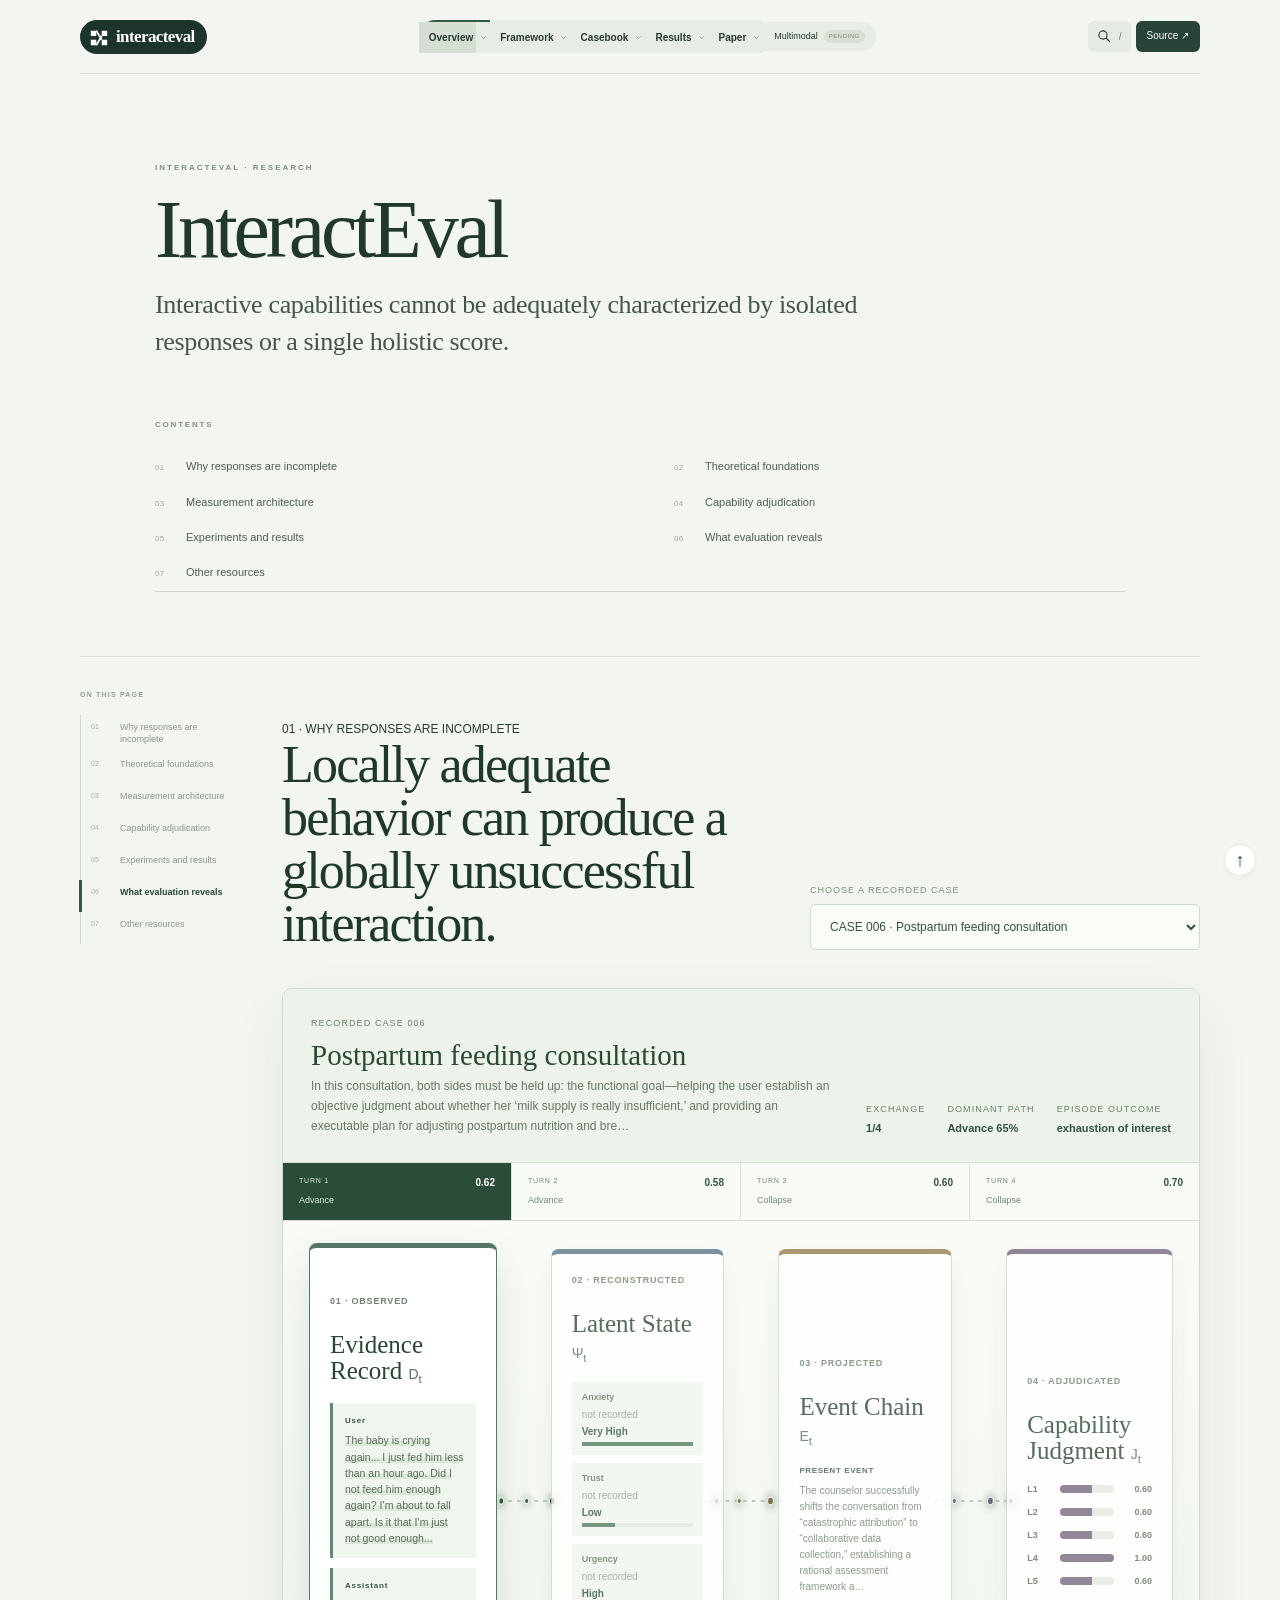
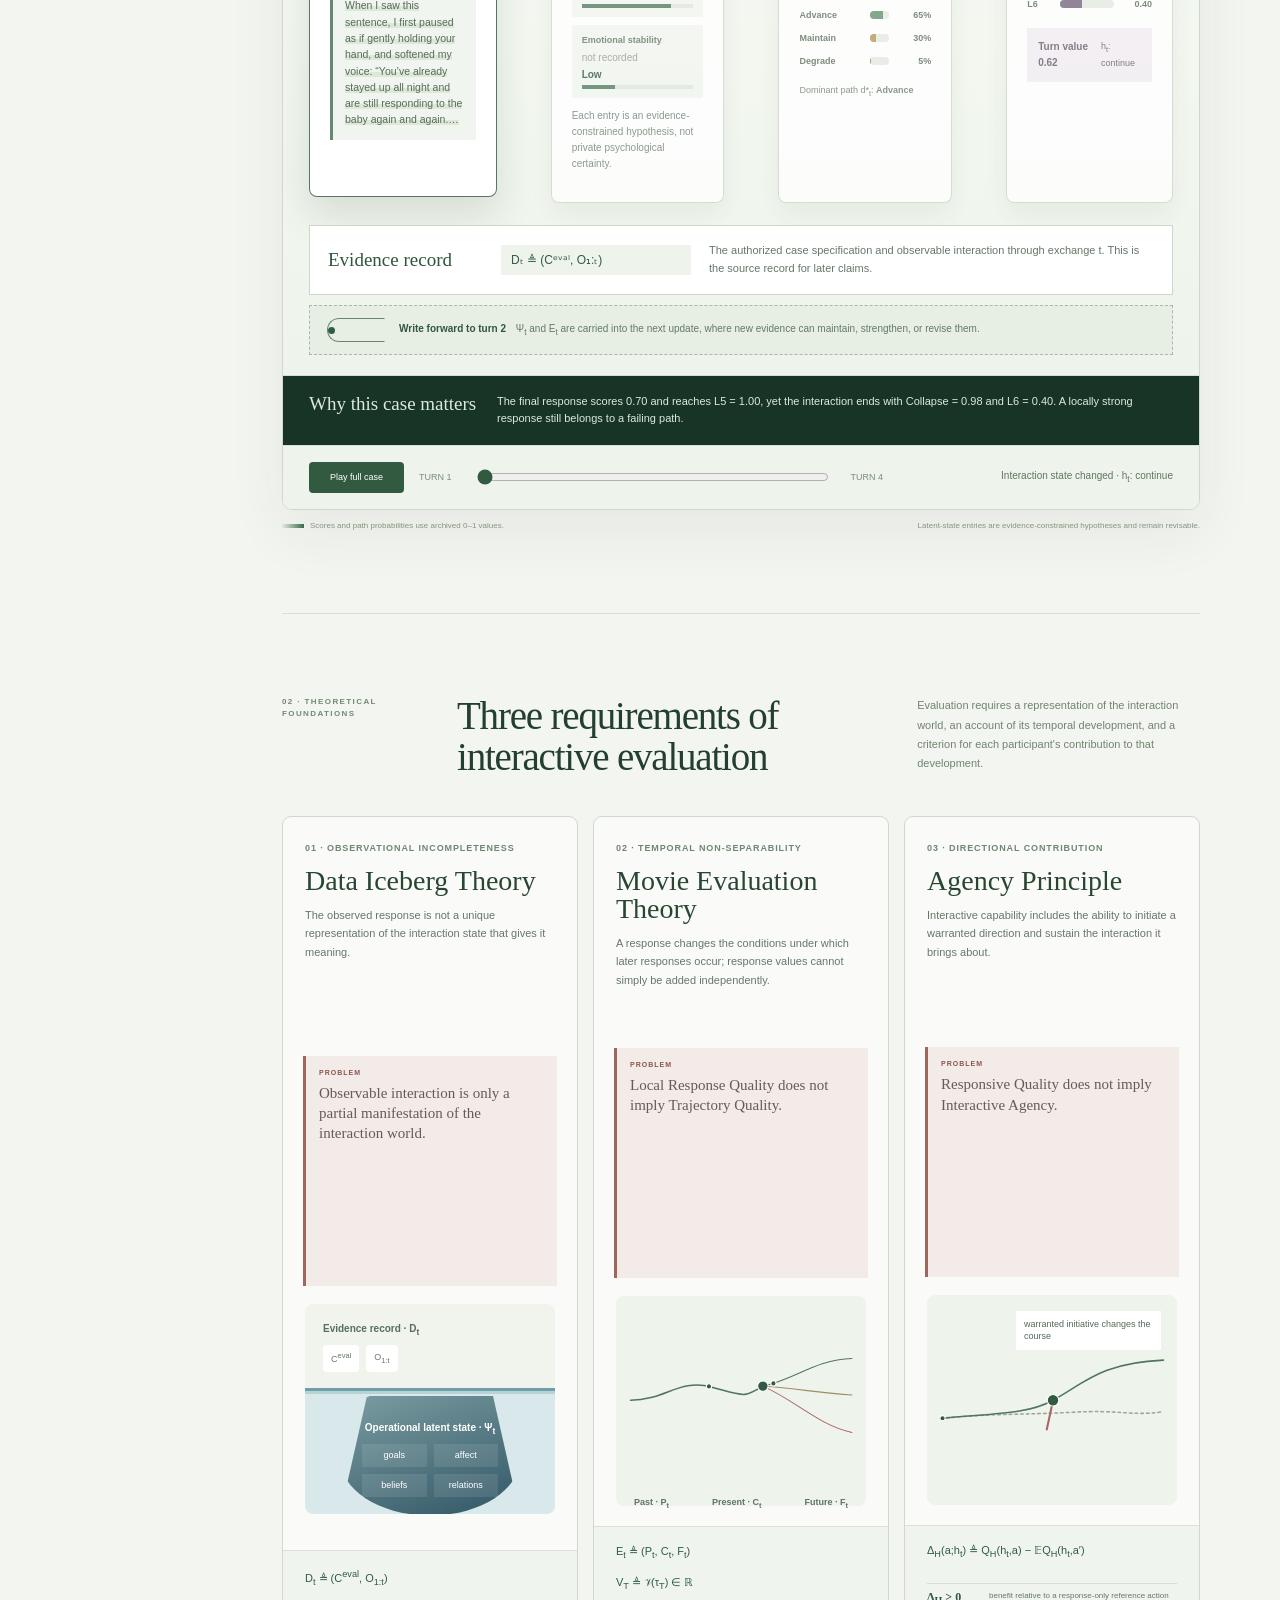
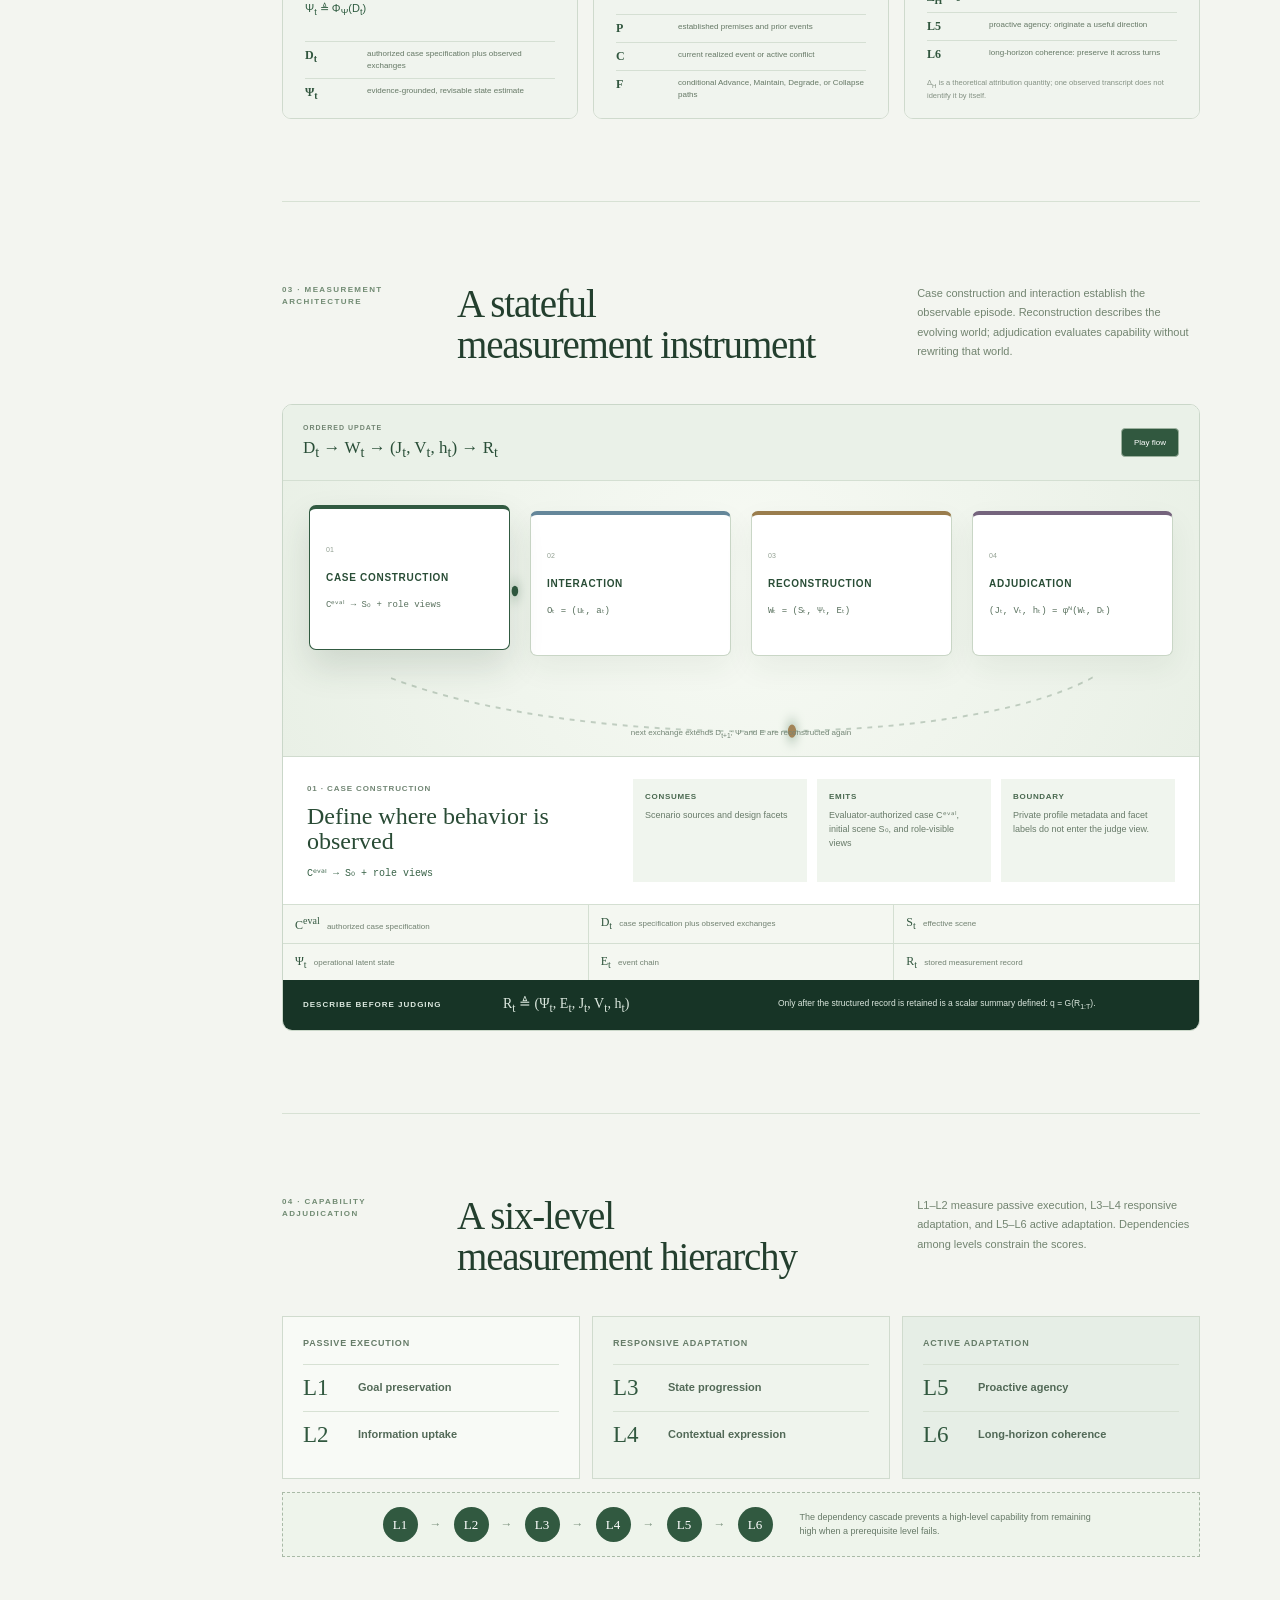
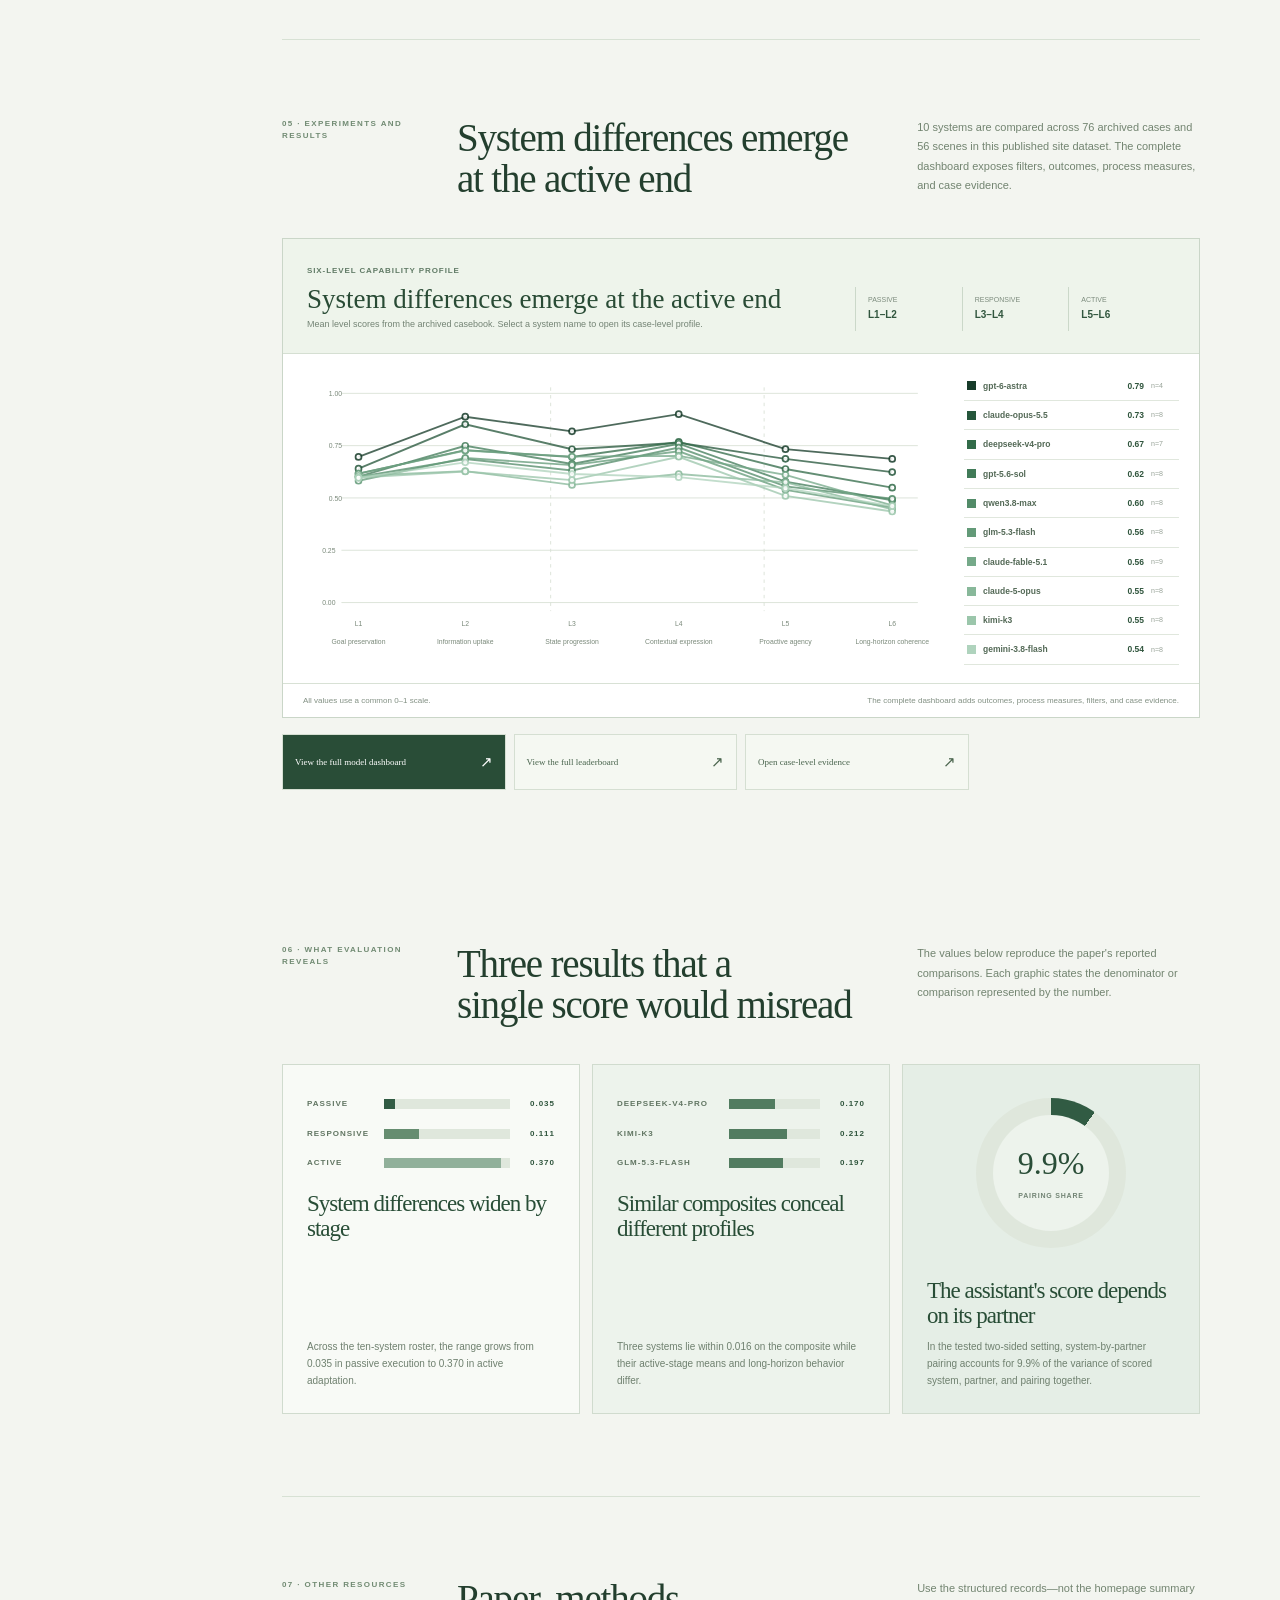
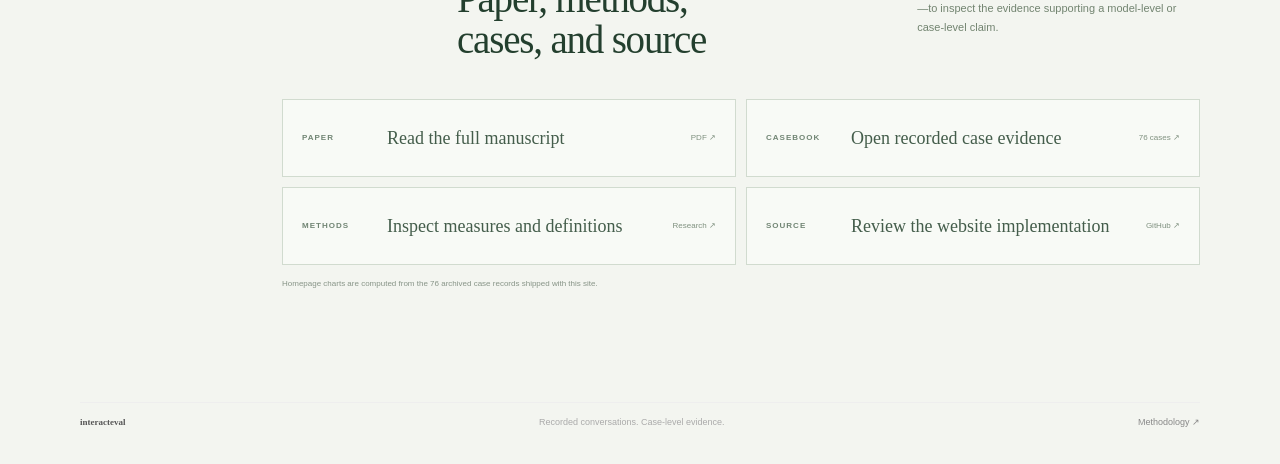
<file: index.html>
<!doctype html>
<html lang="en">
<head>
<meta charset="utf-8"/><meta name="viewport" content="width=device-width,initial-scale=1"/>
<meta name="description" content="InteractEval measures interactive intelligence through evidence-grounded world reconstruction, trajectory analysis, and a six-level capability rubric."/>
<meta name="theme-color" content="#ffffff"/>
<link rel="icon" href="./assets/favicon.svg" type="image/svg+xml"/><link rel="stylesheet" href="./dashboard.css?v=interacteval-v3-3722b5f9"/><link rel="stylesheet" href="./narrative.css?v=interacteval-paper-flow-v2"/>
<title>InteractEval · Measuring Interactive Intelligence</title>
</head>
<body>
<a class="skip-link" href="#main">Skip to project content</a>
<header class="masthead">
<a class="wordmark" href="#models" aria-label="interacteval home"><svg viewBox="0 0 22 22" aria-hidden="true"><path d="M2 4h6v6H2zm12 0h6v6h-6zM2 14h6v6H2zm12 0h6v6h-6z" fill="currentColor"/><path d="m8 4 6 10m-6 6 6-10" stroke="currentColor" stroke-width="2"/></svg><span>interacteval</span></a>
<nav class="primary-nav" aria-label="Main navigation"><a href="#models" data-route="models">Models</a><a href="#agents" data-route="agents">Agents</a><a href="#multimodal" data-route="multimodal">Image, Speech, Video <sup>Pending</sup></a><a href="#architecture" data-route="architecture">Architecture & Cases</a><a href="#leaderboards" data-route="leaderboards">Leaderboards</a><a href="./research.html">Research</a><a href="#trends" data-route="trends">Cognition & Interaction</a></nav>
<div class="header-tools"><button class="search-trigger" type="button" aria-label="Search models and cases"><svg viewBox="0 0 20 20" aria-hidden="true"><circle cx="8" cy="8" r="5.5"/><path d="m12 12 5 5"/></svg><kbd>/</kbd></button><a class="source-link" href="https://github.com/Jewelina95/interactive-evo" target="_blank" rel="noreferrer">Source ↗</a></div>
</header>
<div class="workspace"><aside class="sidebar" aria-label="Evaluation navigation"><div class="sidebar-label">MODEL COMPARISON</div><nav id="metric-navigation"></nav><div class="sidebar-foot"><span class="status-dot"></span>MarioEval casebook · V3<br><span>76 conversations · 10 models</span><a href="./research.html#method">Method & definitions ↗</a></div></aside>
<main id="main" tabindex="-1"><div class="page-title"><h1 id="page-heading"><i></i>Cognition & Interaction</h1><span id="page-count">76 cases · 10 models</span></div><div id="page-content"><div class="loading">Loading recorded evaluations…</div></div><footer class="page-footer"><span>interacteval</span><span>Recorded conversations. Case-level evidence.</span><a href="./research.html#method">Methodology ↗</a></footer></main></div>
<dialog id="detail-dialog" class="detail-dialog" aria-labelledby="detail-title"><div class="dialog-bar"><span id="dialog-kicker">EVALUATION DETAIL</span><button class="icon-button close-dialog" type="button" aria-label="Close detail">✕</button></div><div id="detail-body"></div></dialog>
<dialog id="search-dialog" class="search-dialog" aria-labelledby="search-title"><div class="search-dialog-head"><svg viewBox="0 0 20 20" aria-hidden="true"><circle cx="8" cy="8" r="5.5"/><path d="m12 12 5 5"/></svg><label class="sr-only" id="search-title" for="global-search">Search models and cases</label><input id="global-search" type="search" placeholder="Search models, scenarios, or case IDs…" autocomplete="off"/><button class="icon-button close-search" aria-label="Close search">Esc</button></div><div id="search-results"></div></dialog>
<div id="toast" role="status" aria-live="polite"></div><button class="back-top" type="button" aria-label="Back to top">↑</button>
<script src="./data-loader.js?v=interacteval-offline-v1" defer></script>
<script src="./navigation.js?v=interacteval-offline-v1" defer></script>
<script src="./case-record.js?v=interacteval-v3-3722b5f9" defer></script>
<script src="./dashboard-home.js?v=interacteval-offline-v1" defer></script>
<script src="./dashboard.js?v=interacteval-offline-v1" defer></script>
</body></html>
</file>
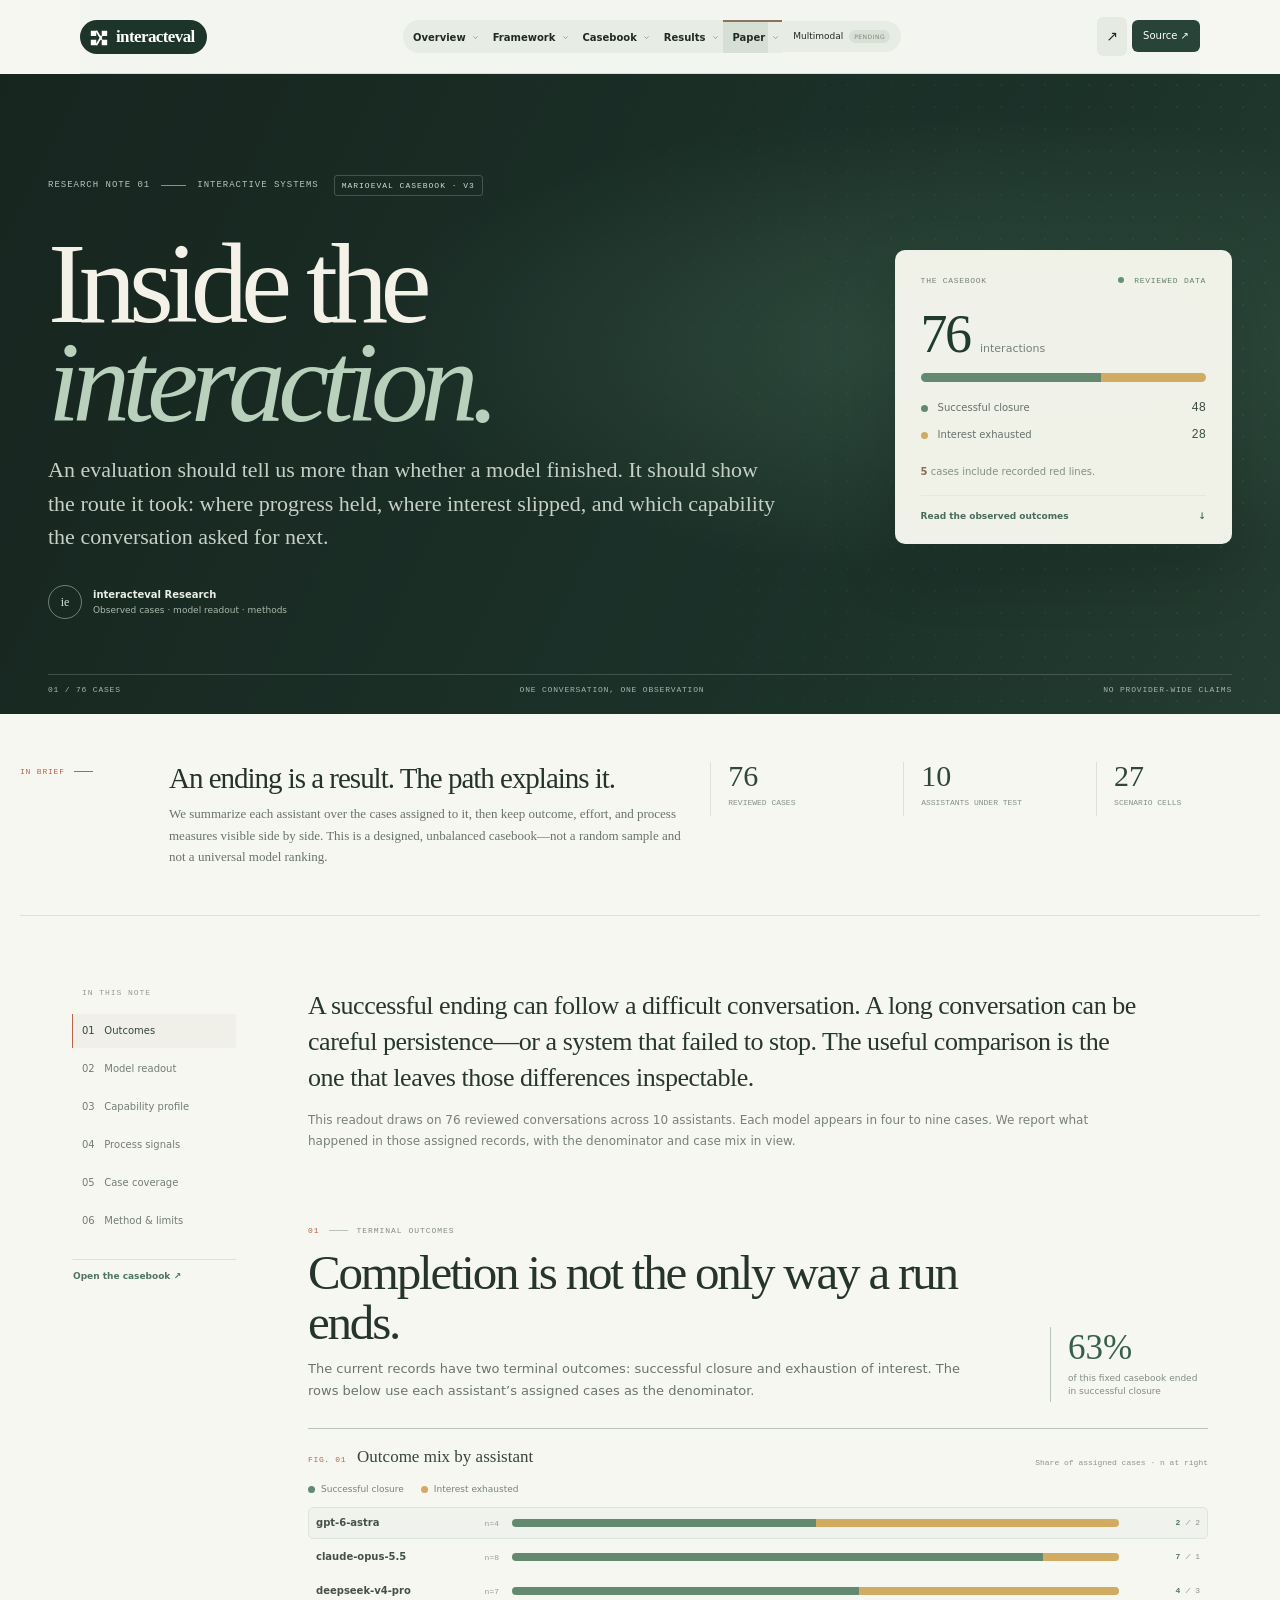
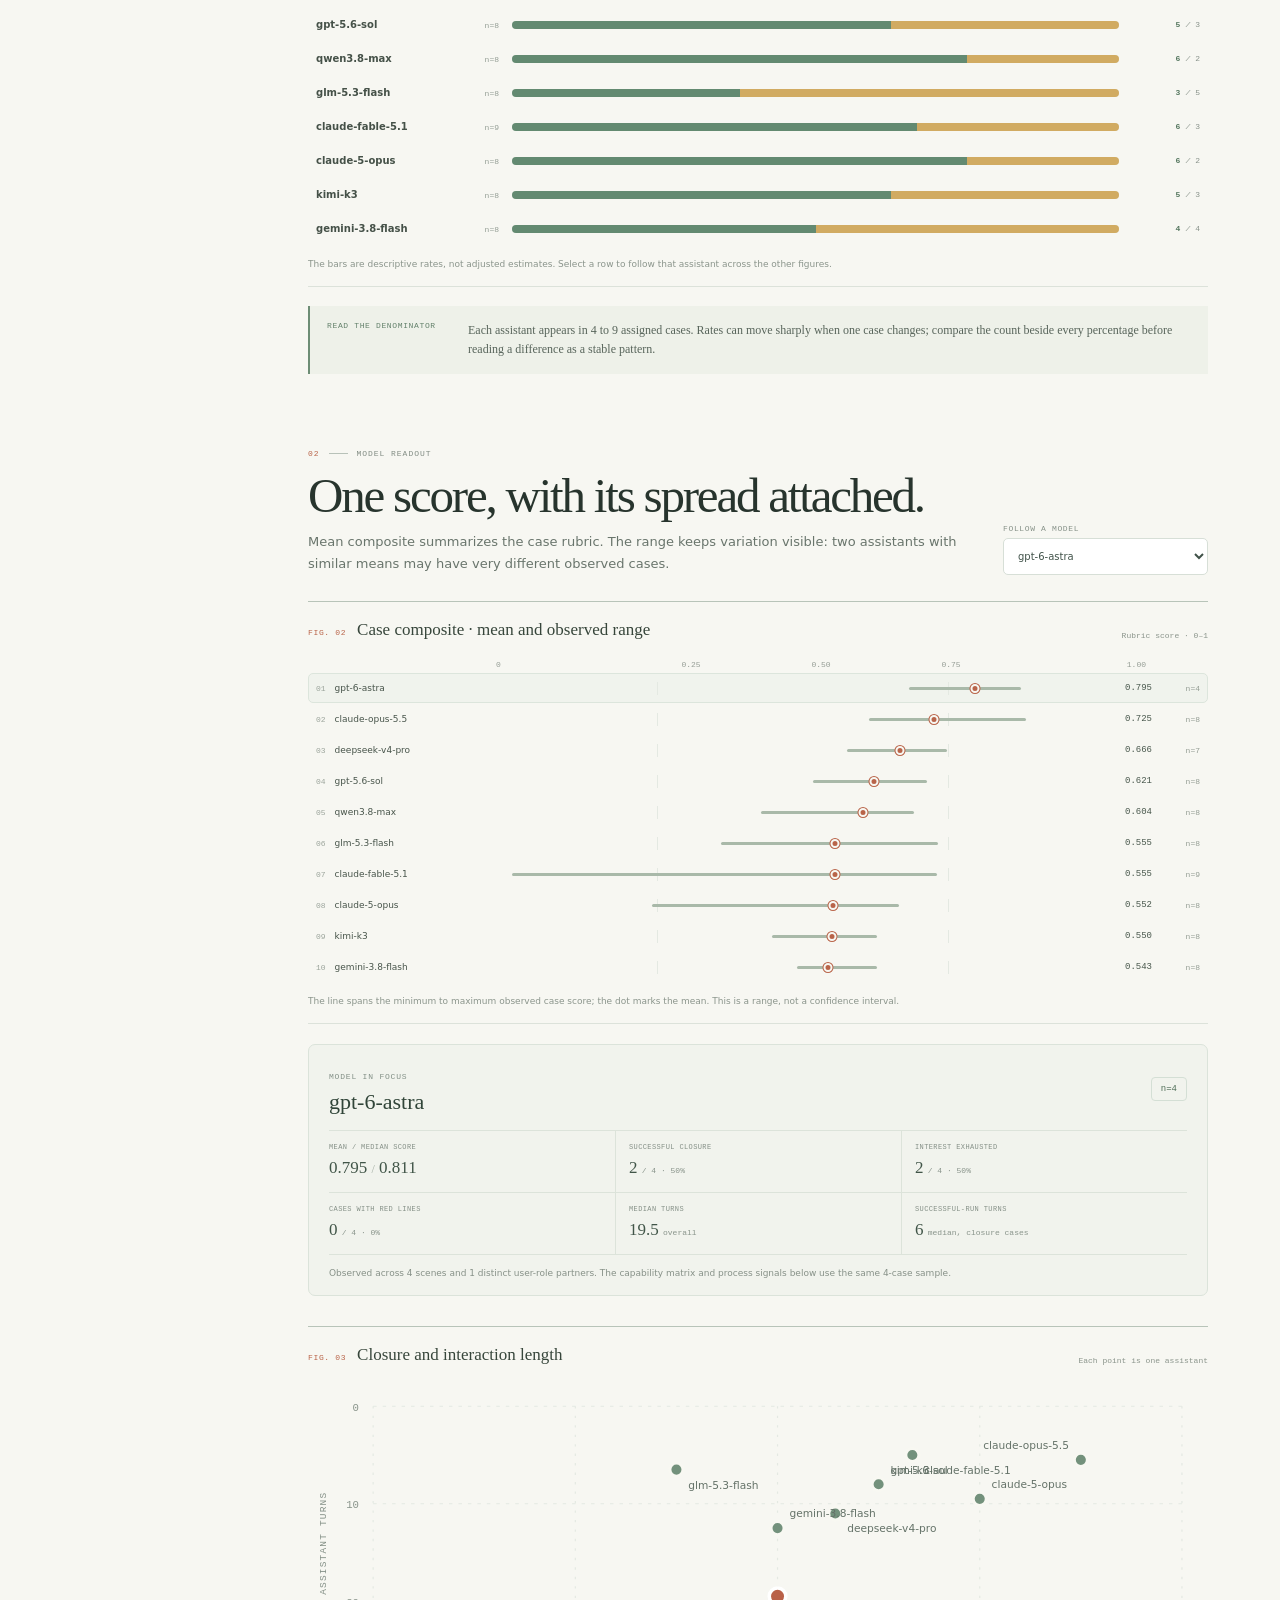
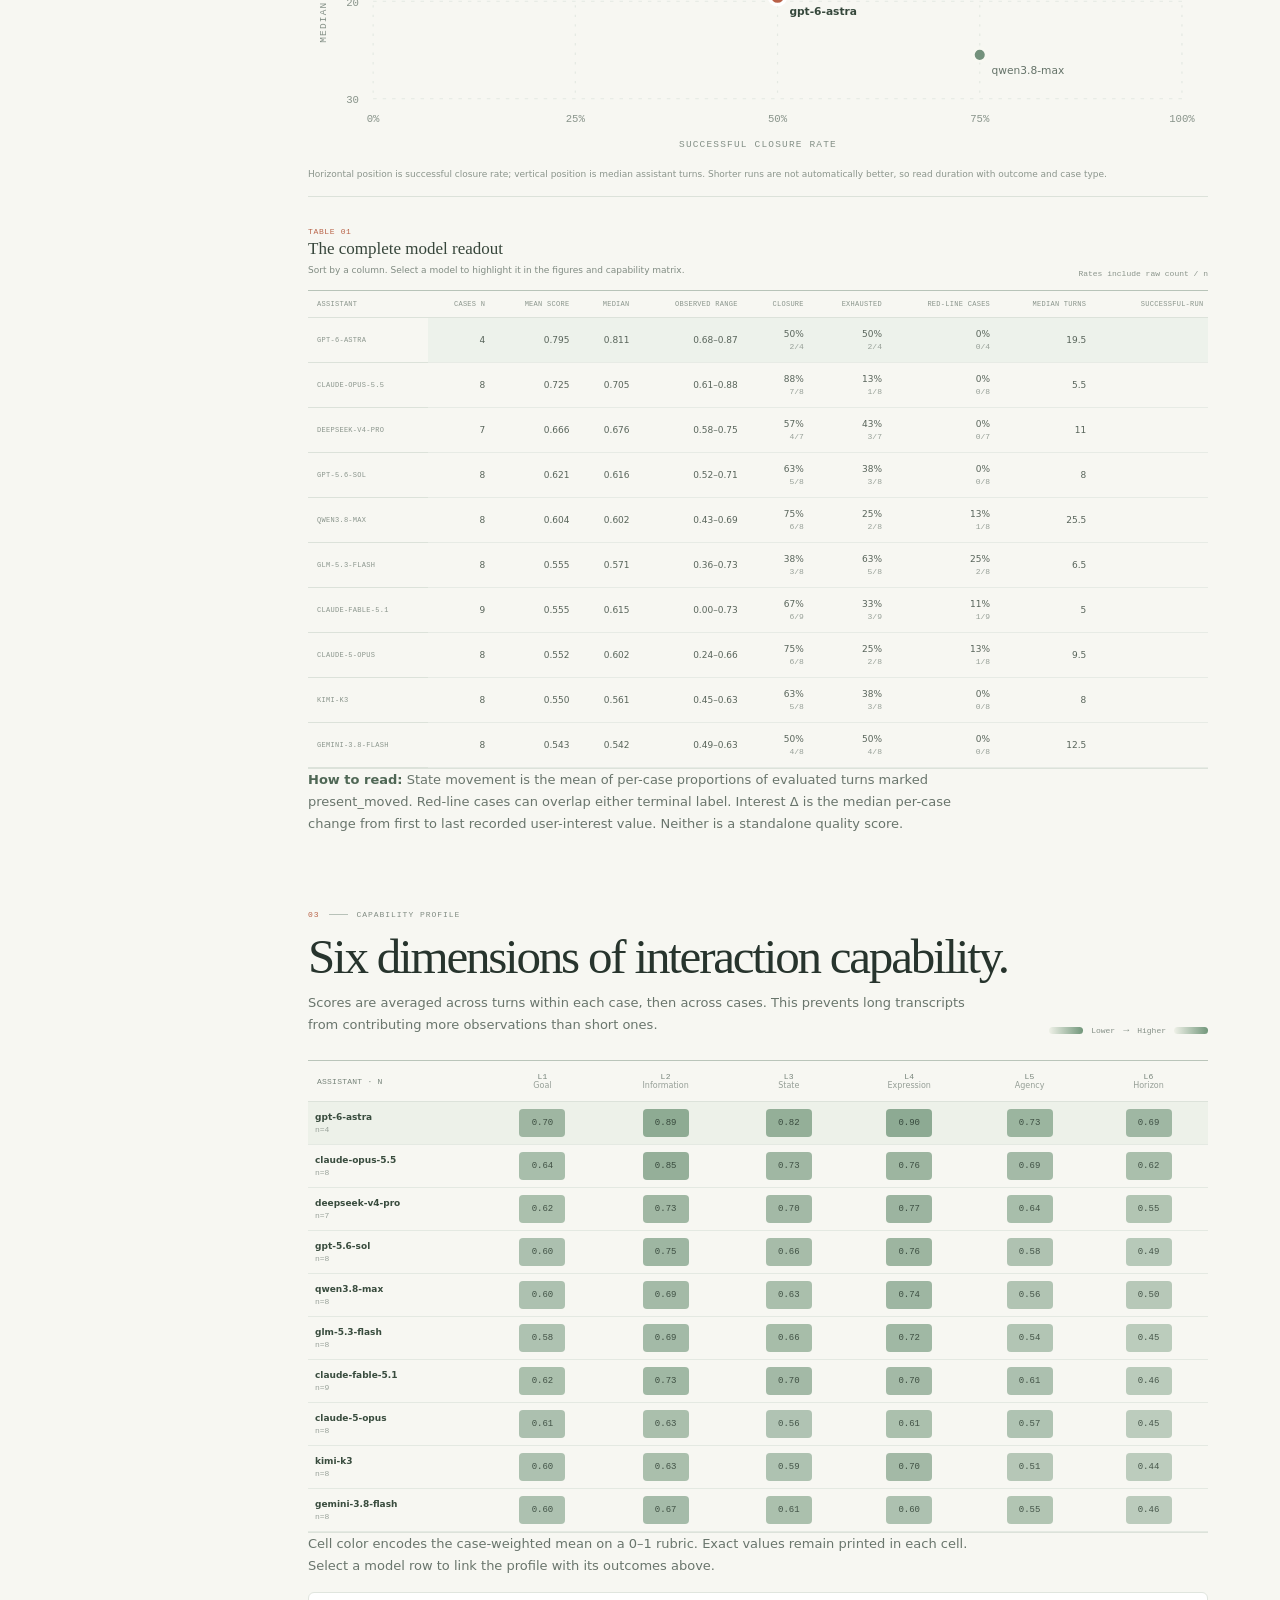
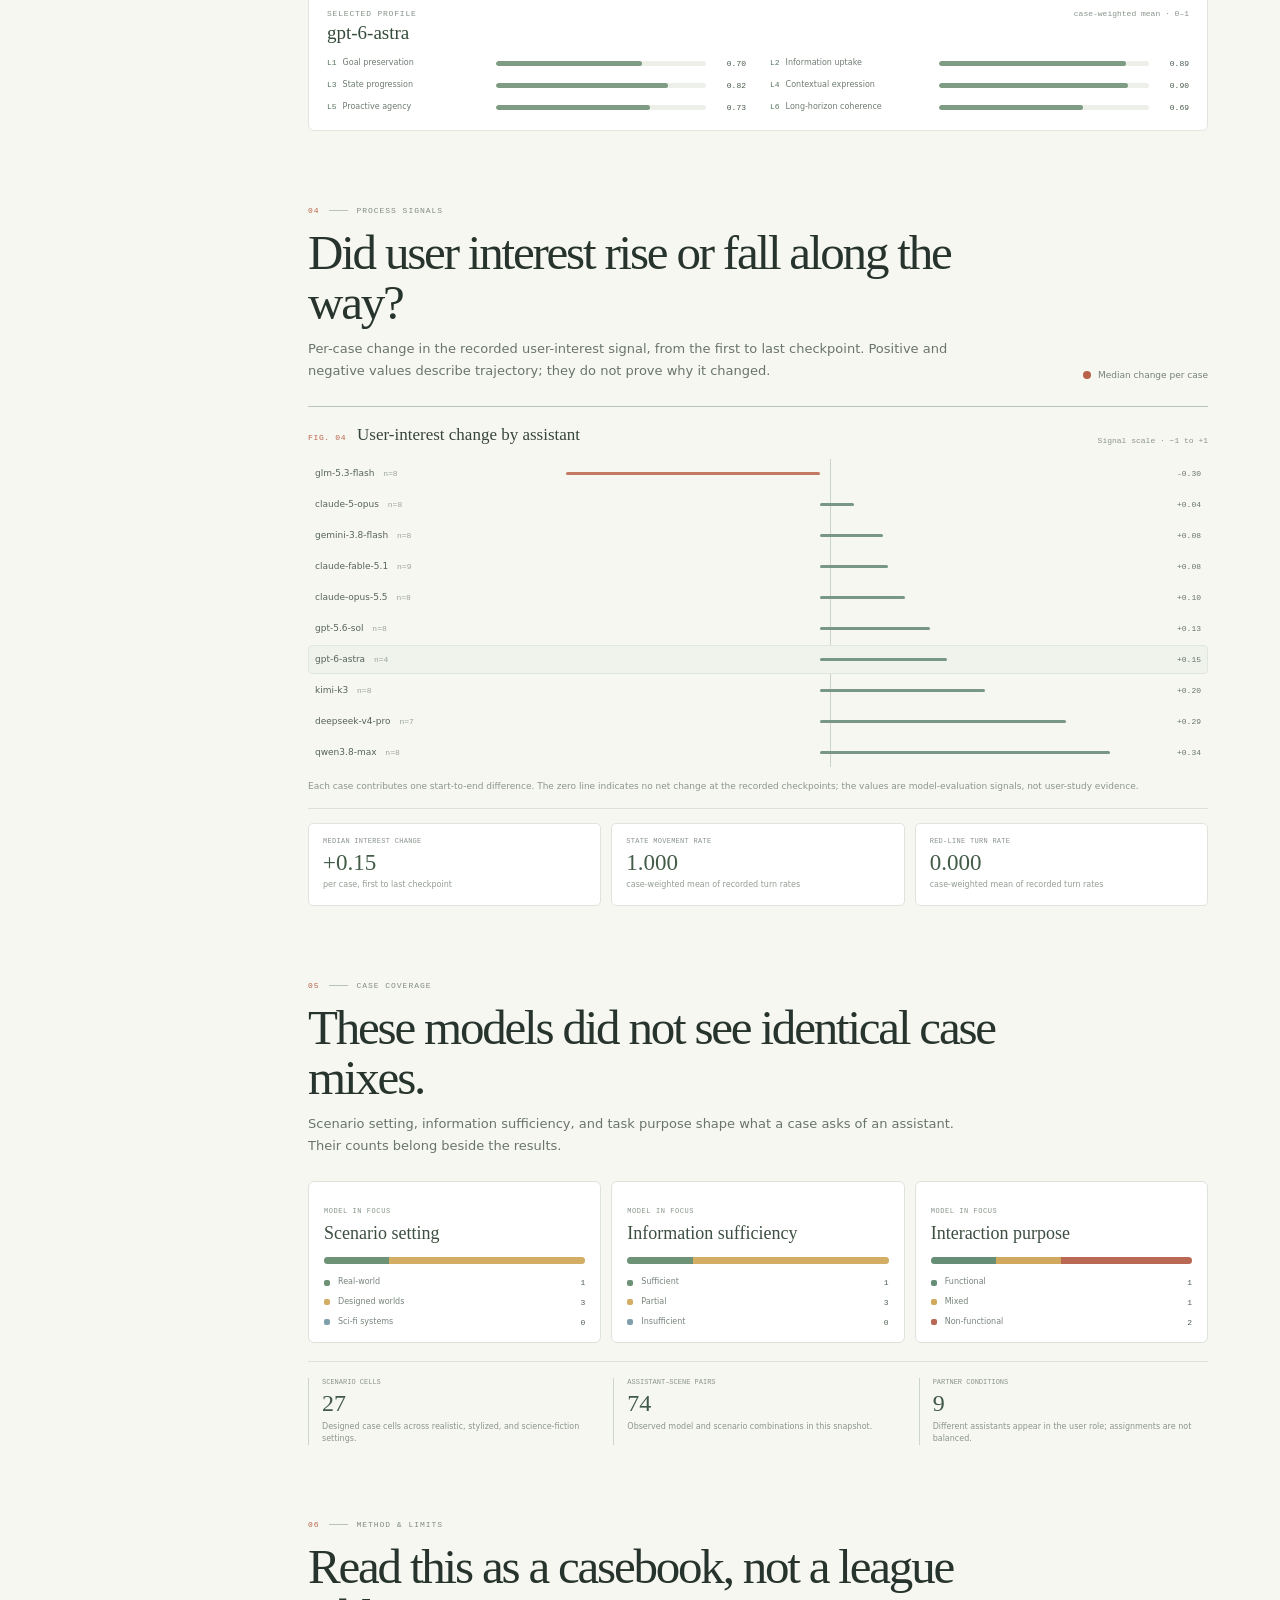
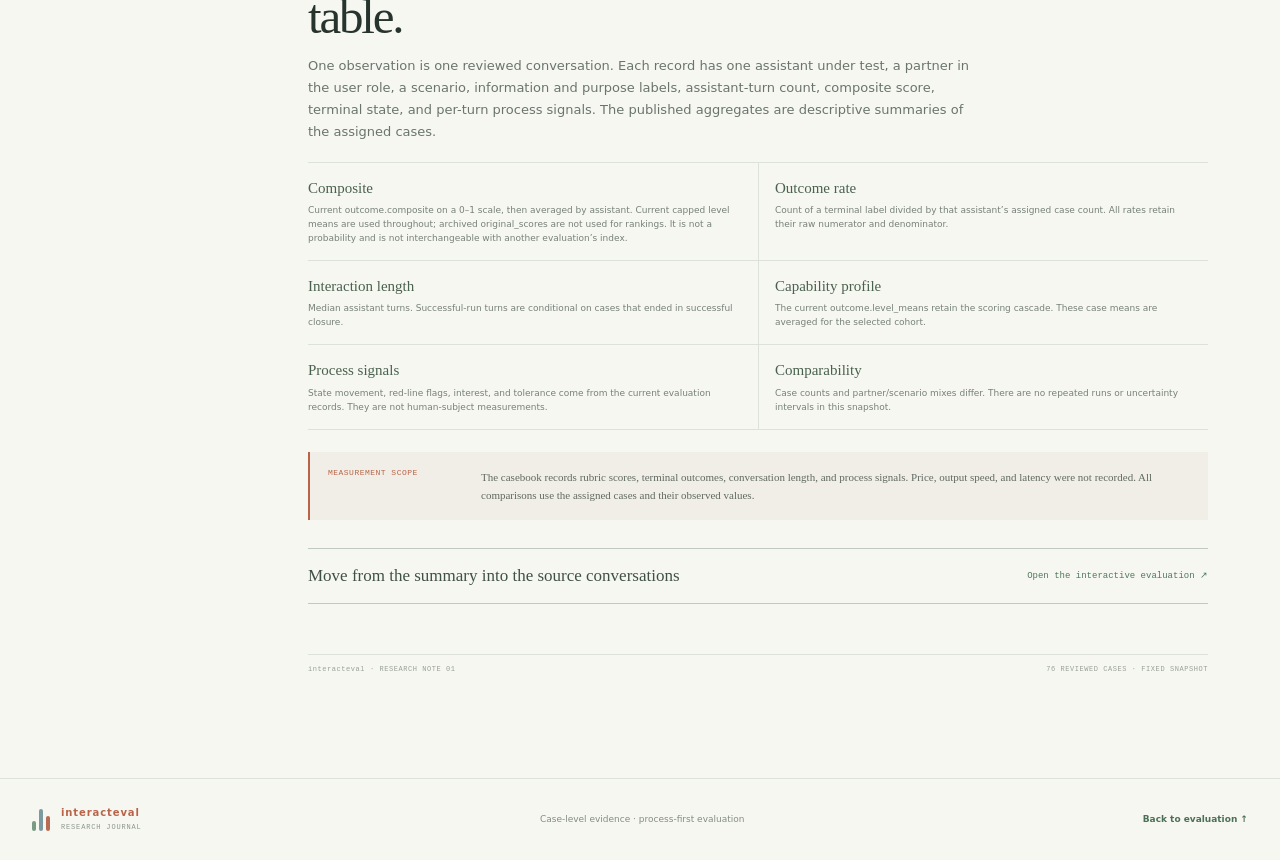
<file: research.html>
<!doctype html>
<html lang="en">
<head>
  <meta charset="utf-8" />
  <meta name="viewport" content="width=device-width, initial-scale=1" />
  <meta name="description" content="A data-led research journal for understanding how model conversations succeed, stall and change over time." />
  <meta name="theme-color" content="#f7f7f2" />
  <link rel="icon" href="./assets/favicon.svg" type="image/svg+xml" />
  <link rel="stylesheet" href="./dashboard.css?v=interacteval-v3-3722b5f9" /><link rel="stylesheet" href="./narrative.css?v=interacteval-project-v2" /><link rel="stylesheet" href="./research.css?v=interacteval-v3-3722b5f9" />
  <title>Inside the interaction — interacteval Research</title>
</head>
<body class="journal-page">
  <a class="skip-link" href="#article">Skip to article</a>
  <header class="masthead">
<a class="wordmark" href="./index.html#models" aria-label="interacteval home"><svg viewBox="0 0 22 22" aria-hidden="true"><path d="M2 4h6v6H2zm12 0h6v6h-6zM2 14h6v6H2zm12 0h6v6h-6z" fill="currentColor"/><path d="m8 4 6 10m-6 6 6-10" stroke="currentColor" stroke-width="2"/></svg><span>interacteval</span></a>
<nav class="primary-nav" aria-label="Main navigation"><a href="./index.html#models" data-route="models">Models</a><a href="./index.html#agents" data-route="agents">Agents</a><a href="./index.html#multimodal" data-route="multimodal">Image, Speech, Video <sup>Pending</sup></a><a href="./index.html#architecture" data-route="architecture">Architecture & Cases</a><a href="./index.html#leaderboards" data-route="leaderboards">Leaderboards</a><a class="active" href="./research.html">Research</a><a href="./index.html#trends" data-route="trends">Cognition & Interaction</a></nav>
<div class="header-tools"><a class="search-trigger" href="./index.html#models" aria-label="Compare models">↗</a><a class="source-link" href="https://github.com/Jewelina95/interactive-evo" target="_blank" rel="noreferrer">Source ↗</a></div>
</header>

  <main id="article">
    <section class="journal-hero">
      <div class="hero-copy">
        <div class="journal-kicker"><span>RESEARCH NOTE 01</span><i></i><span>INTERACTIVE SYSTEMS</span><span class="snapshot-tag">MARIOEVAL CASEBOOK · V3</span></div>
        <h1>Inside the<br /><em>interaction.</em></h1>
        <p class="journal-deck">An evaluation should tell us more than whether a model finished. It should show the route it took: where progress held, where interest slipped, and which capability the conversation asked for next.</p>
        <div class="journal-byline"><span class="author-mark">ie</span><span><strong>interacteval Research</strong><small>Observed cases · model readout · methods</small></span></div>
      </div>
      <aside class="hero-outcome-card" aria-label="Case outcome distribution">
        <div class="hero-card-head"><span>THE CASEBOOK</span><b><i></i> REVIEWED DATA</b></div>
        <strong class="hero-card-total" id="hero-total">76 <small>interactions</small></strong>
        <div class="hero-outcome-bar" aria-label="Distribution of terminal outcomes"><i id="hero-success-bar"></i><i id="hero-exhaustion-bar"></i></div>
        <div class="hero-outcome-legend"><div><i class="legend-success"></i><span>Successful closure</span><b id="hero-success">48</b></div><div><i class="legend-exhaustion"></i><span>Interest exhausted</span><b id="hero-exhaustion">28</b></div></div>
        <p class="hero-red-line-note"><b id="hero-red-lines">5</b> cases include recorded red lines.</p><a href="#outcomes">Read the observed outcomes <span>↓</span></a>
      </aside>
      <div class="hero-foot"><span>01 / 76 CASES</span><span>ONE CONVERSATION, ONE OBSERVATION</span><span>NO PROVIDER-WIDE CLAIMS</span></div>
    </section>

    <section class="journal-intro" aria-labelledby="intro-heading">
      <div class="intro-mark"><span>IN BRIEF</span><i></i></div>
      <div class="intro-copy"><h2 id="intro-heading">An ending is a result. The path explains it.</h2><p>We summarize each assistant over the cases assigned to it, then keep outcome, effort, and process measures visible side by side. This is a designed, unbalanced casebook—not a random sample and not a universal model ranking.</p></div>
      <div class="intro-stat"><strong id="intro-cases">76</strong><span>reviewed cases</span></div><div class="intro-stat"><strong id="intro-models">10</strong><span>assistants under test</span></div><div class="intro-stat"><strong id="intro-scenes">27</strong><span>scenario cells</span></div>
    </section>

    <div class="article-shell">
      <aside class="article-rail"><span>IN THIS NOTE</span><a class="active" href="#outcomes">01 &nbsp; Outcomes</a><a href="#model-readout">02 &nbsp; Model readout</a><a href="#capability">03 &nbsp; Capability profile</a><a href="#process">04 &nbsp; Process signals</a><a href="#coverage">05 &nbsp; Case coverage</a><a href="#method">06 &nbsp; Method &amp; limits</a><a class="rail-link" href="./index.html#architecture">Open the casebook ↗</a></aside>
      <article class="article-body">
        <p class="article-lead">A successful ending can follow a difficult conversation. A long conversation can be careful persistence—or a system that failed to stop. The useful comparison is the one that leaves those differences inspectable.</p>
        <p class="article-context">This readout draws on 76 reviewed conversations across 10 assistants. Each model appears in four to nine cases. We report what happened in those assigned records, with the denominator and case mix in view.</p>

        <section id="outcomes" class="article-section">
          <div class="section-marker"><span>01</span><i></i> TERMINAL OUTCOMES</div>
          <div class="section-head-row"><div><h2>Completion is not the only way a run ends.</h2><p>The current records have two terminal outcomes: successful closure and exhaustion of interest. The rows below use each assistant’s assigned cases as the denominator.</p></div><div class="section-aside-note"><b id="success-share">63%</b><span>of this fixed casebook ended in successful closure</span></div></div>
          <div class="outcome-figure">
            <div class="chart-topline"><div><span class="figure-number">FIG. 01</span><strong>Outcome mix by assistant</strong></div><span class="chart-unit">Share of assigned cases · n at right</span></div>
            <div class="outcome-legend"><span><i class="legend-success"></i>Successful closure</span><span><i class="legend-exhaustion"></i>Interest exhausted</span></div>
            <div id="outcome-chart" class="outcome-chart" aria-label="Stacked outcome rates for each assistant"></div>
            <p class="figure-caption">The bars are descriptive rates, not adjusted estimates. Select a row to follow that assistant across the other figures.</p>
          </div>
          <div class="finding-callout"><span>READ THE DENOMINATOR</span><p>Each assistant appears in <span id="small-n">four to nine</span> assigned cases. Rates can move sharply when one case changes; compare the count beside every percentage before reading a difference as a stable pattern.</p></div>
        </section>

        <section id="model-readout" class="article-section">
          <div class="section-marker"><span>02</span><i></i> MODEL READOUT</div>
          <div class="section-head-row"><div><h2>One score, with its spread attached.</h2><p>Mean composite summarizes the case rubric. The range keeps variation visible: two assistants with similar means may have very different observed cases.</p></div><label class="focus-select"><span>FOLLOW A MODEL</span><select id="research-focus-model" aria-label="Select an assistant to follow"></select></label></div>
          <figure class="research-figure"><div class="chart-topline"><div><span class="figure-number">FIG. 02</span><strong>Case composite · mean and observed range</strong></div><span class="chart-unit">Rubric score · 0–1</span></div><div class="range-axis"><span>0</span><span>0.25</span><span>0.50</span><span>0.75</span><span>1.00</span></div><div id="score-range-chart" class="score-range-chart" aria-label="Mean composite score with minimum and maximum case values"></div><p class="figure-caption">The line spans the minimum to maximum observed case score; the dot marks the mean. This is a range, not a confidence interval.</p></figure>
          <div class="model-focus-card" id="model-focus-card" aria-live="polite"></div>
          <figure class="research-figure scatter-figure"><div class="chart-topline"><div><span class="figure-number">FIG. 03</span><strong>Closure and interaction length</strong></div><span class="chart-unit">Each point is one assistant</span></div><div id="outcome-scatter" class="outcome-scatter" role="img" aria-label="Assistant successful closure rate compared with median assistant turns"></div><p class="figure-caption">Horizontal position is successful closure rate; vertical position is median assistant turns. Shorter runs are not automatically better, so read duration with outcome and case type.</p></figure>
          <div class="table-heading"><div><span class="figure-number">TABLE 01</span><strong>The complete model readout</strong><p>Sort by a column. Select a model to highlight it in the figures and capability matrix.</p></div><span class="table-side-note">Rates include raw count / n</span></div>
          <div class="research-table-wrap"><table class="research-table"><thead><tr><th><button data-sort="assistant">Assistant</button></th><th><button data-sort="case_count">Cases n</button></th><th><button data-sort="mean_composite">Mean score</button></th><th><button data-sort="median_composite">Median</button></th><th><button data-sort="range">Observed range</button></th><th><button data-sort="successful_closure_rate">Closure</button></th><th><button data-sort="interest_exhaustion_rate">Exhausted</button></th><th><button data-sort="red_line_case_rate">Red-line cases</button></th><th><button data-sort="median_assistant_turns">Median turns</button></th><th><button data-sort="median_successful_turns">Successful-run turns</button></th><th><button data-sort="mean_state_movement_rate">State movement</button></th><th><button data-sort="median_user_interest_change">Interest Δ</button></th><th><button data-sort="scenario_count">Scenes / partners</button></th></tr></thead><tbody id="research-model-table"></tbody></table></div>
          <p class="table-note"><b>How to read:</b> State movement is the mean of per-case proportions of evaluated turns marked present_moved. Red-line cases can overlap either terminal label. Interest Δ is the median per-case change from first to last recorded user-interest value. Neither is a standalone quality score.</p>
        </section>

        <section id="capability" class="article-section">
          <div class="section-marker"><span>03</span><i></i> CAPABILITY PROFILE</div>
          <div class="section-head-row"><div><h2>Six dimensions of interaction capability.</h2><p>Scores are averaged across turns within each case, then across cases. This prevents long transcripts from contributing more observations than short ones.</p></div><span class="matrix-scale"><i></i> Lower <b>→</b> Higher <i></i></span></div>
          <div class="heatmap-wrap"><table class="capability-heatmap"><thead><tr><th>ASSISTANT · N</th><th>L1<br /><small>Goal</small></th><th>L2<br /><small>Information</small></th><th>L3<br /><small>State</small></th><th>L4<br /><small>Expression</small></th><th>L5<br /><small>Agency</small></th><th>L6<br /><small>Horizon</small></th></tr></thead><tbody id="capability-heatmap-body"></tbody></table></div>
          <p class="figure-caption">Cell color encodes the case-weighted mean on a 0–1 rubric. Exact values remain printed in each cell. Select a model row to link the profile with its outcomes above.</p>
          <div class="capability-detail" id="capability-detail"></div>
        </section>

        <section id="process" class="article-section">
          <div class="section-marker"><span>04</span><i></i> PROCESS SIGNALS</div>
          <div class="section-head-row"><div><h2>Did user interest rise or fall along the way?</h2><p>Per-case change in the recorded user-interest signal, from the first to last checkpoint. Positive and negative values describe trajectory; they do not prove why it changed.</p></div><div class="signal-key"><i></i> Median change per case</div></div>
          <figure class="research-figure interest-figure"><div class="chart-topline"><div><span class="figure-number">FIG. 04</span><strong>User-interest change by assistant</strong></div><span class="chart-unit">Signal scale · −1 to +1</span></div><div id="interest-chart" class="interest-chart" aria-label="Median per-case change in user-interest signal"></div><p class="figure-caption">Each case contributes one start-to-end difference. The zero line indicates no net change at the recorded checkpoints; the values are model-evaluation signals, not user-study evidence.</p></figure>
          <div class="signal-cards" id="signal-cards"></div>
        </section>

        <section id="coverage" class="article-section">
          <div class="section-marker"><span>05</span><i></i> CASE COVERAGE</div>
          <div class="section-head-row"><div><h2>These models did not see identical case mixes.</h2><p>Scenario setting, information sufficiency, and task purpose shape what a case asks of an assistant. Their counts belong beside the results.</p></div></div>
          <div id="coverage-figures" class="coverage-figures"></div>
          <div class="coverage-notes"><div><span>SCENARIO CELLS</span><strong id="coverage-scenes">27</strong><p>Designed case cells across realistic, stylized, and science-fiction settings.</p></div><div><span>ASSISTANT–SCENE PAIRS</span><strong id="coverage-pairs">74</strong><p>Observed model and scenario combinations in this snapshot.</p></div><div><span>PARTNER CONDITIONS</span><strong id="coverage-partners">—</strong><p>Different assistants appear in the user role; assignments are not balanced.</p></div></div>
        </section>

        <section id="method" class="article-section method-section">
          <div class="section-marker"><span>06</span><i></i> METHOD &amp; LIMITS</div>
          <h2>Read this as a casebook, not a league table.</h2>
          <p>One observation is one reviewed conversation. Each record has one assistant under test, a partner in the user role, a scenario, information and purpose labels, assistant-turn count, composite score, terminal state, and per-turn process signals. The published aggregates are descriptive summaries of the assigned cases.</p>
          <div class="method-grid"><div><b>Composite</b><p>Current outcome.composite on a 0–1 scale, then averaged by assistant. Current capped level means are used throughout; archived original_scores are not used for rankings. It is not a probability and is not interchangeable with another evaluation’s index.</p></div><div><b>Outcome rate</b><p>Count of a terminal label divided by that assistant’s assigned case count. All rates retain their raw numerator and denominator.</p></div><div><b>Interaction length</b><p>Median assistant turns. Successful-run turns are conditional on cases that ended in successful closure.</p></div><div><b>Capability profile</b><p>The current outcome.level_means retain the scoring cascade. These case means are averaged for the selected cohort.</p></div><div><b>Process signals</b><p>State movement, red-line flags, interest, and tolerance come from the current evaluation records. They are not human-subject measurements.</p></div><div><b>Comparability</b><p>Case counts and partner/scenario mixes differ. There are no repeated runs or uncertainty intervals in this snapshot.</p></div></div>
          <div class="limitations-note"><span>MEASUREMENT SCOPE</span><p>The casebook records rubric scores, terminal outcomes, conversation length, and process signals. Price, output speed, and latency were not recorded. All comparisons use the assigned cases and their observed values.</p></div>
          <a class="article-cta" href="./index.html#architecture"><span>Move from the summary into the source conversations</span><b>Open the interactive evaluation ↗</b></a>
          <div class="article-end"><span>interacteval · RESEARCH NOTE 01</span><span>76 REVIEWED CASES · FIXED SNAPSHOT</span></div>
        </section>
      </article>
    </div>
  </main>
  <footer class="journal-footer"><a class="journal-brand" href="./index.html"><span class="brand-glyph" aria-hidden="true"><i></i><i></i><i></i></span><span><b>interacteval</b><small>RESEARCH JOURNAL</small></span></a><span>Case-level evidence · process-first evaluation</span><a href="./index.html#architecture">Back to evaluation ↑</a></footer>
  <script src="./data-loader.js?v=interacteval-offline-v1" defer></script>
  <script src="./navigation.js?v=interacteval-offline-v1" defer></script>
<script src="./research.js?v=interacteval-offline-v1" defer></script>
</body>
</html>
</file>
<file: dashboard.css>
:root{--text:#161616;--muted:#828282;--line:#e1e1e1;--soft:#f4f4f5;--purple:#791b76;--serif:Georgia,'Times New Roman',serif;--sans:Arial,Helvetica,sans-serif}*{box-sizing:border-box}html{scroll-behavior:smooth;scroll-padding-top:100px}body{margin:0;background:#fff;color:var(--text);font:12px/1.45 var(--sans)}button,input,select{font:inherit}button{cursor:pointer;color:inherit}a{color:inherit;text-decoration:none}svg{display:block}button svg{width:15px;height:15px;fill:none;stroke:currentColor;stroke-width:1.5}button:focus-visible,a:focus-visible,input:focus-visible,select:focus-visible,summary:focus-visible{outline:2px solid #7b267d;outline-offset:3px}.sr-only{position:absolute;width:1px;height:1px;overflow:hidden;clip:rect(0,0,0,0)}.skip-link{position:fixed;top:-60px;left:12px;z-index:100;background:#111;color:#fff;padding:10px}.skip-link:focus{top:8px}
.masthead{position:sticky;top:0;z-index:20;display:flex;align-items:center;gap:24px;width:min(1120px,calc(100% - 64px));height:74px;margin:auto;background:rgba(255,255,255,.97);border-bottom:1px solid var(--line)}.wordmark{display:inline-flex;align-items:center;gap:7px;flex:none;padding:7px 12px 7px 9px;border-radius:24px;background:#050505;color:#fff;font:700 17px var(--serif);letter-spacing:-.6px;white-space:nowrap}.wordmark svg{width:20px;height:20px}.primary-nav{display:flex;align-items:center;justify-content:center;flex:1;min-width:0}.primary-nav a{padding:8px 8px;background:#ededee;font-size:10px;white-space:nowrap;transition:background .15s}.primary-nav a:first-child{border-radius:22px 0 0 22px}.primary-nav a:last-child{border-radius:0 22px 22px 0}.primary-nav a:hover,.primary-nav a.active{background:#d7d7d9}.primary-nav sup{margin-left:2px;color:#888;font-size:7px;vertical-align:super}.header-tools{display:flex;align-items:center;gap:5px;flex:none}.search-trigger{display:flex;gap:7px;align-items:center;padding:8px 9px;border:0;border-radius:6px;background:#eee}.search-trigger kbd{color:#777;font:10px var(--sans)}.source-link{padding:8px 11px;border-radius:6px;background:#080808;color:#fff;font-size:10px}
.workspace{display:grid;grid-template-columns:166px minmax(0,1fr);gap:24px;width:min(1120px,calc(100% - 64px));margin:26px auto 0}.sidebar{position:sticky;top:98px;align-self:start;padding-top:7px}.sidebar-label{margin-bottom:19px;color:#a1a1a1;font-size:8px;letter-spacing:1.1px}.sidebar nav{display:grid;gap:3px}.side-link{display:flex;align-items:baseline;gap:8px;padding:6px 0;color:#8b8b8b;font-size:11px;line-height:1.35}.side-link:before{content:'';display:block;width:7px;height:7px;flex:none;background:#a6a6a6}.side-link:hover,.side-link.active{color:#111}.side-link.active:before{background:#050505}.sidebar-divider{height:1px;background:#eee;margin:14px 21px 13px 0}.sidebar-foot{margin-top:31px;color:#777;font-size:9px;line-height:1.9}.sidebar-foot>span:not(.status-dot){color:#a0a0a0}.sidebar-foot a{display:block;margin-top:11px;color:#6f6f6f}.status-dot{display:inline-block;width:5px;height:5px;margin-right:4px;border-radius:50%;background:#70947d}.page-title{display:flex;align-items:baseline;justify-content:space-between;gap:16px;margin:1px 0 24px}.page-title h1{display:flex;align-items:center;gap:12px;margin:0;font:29px/1.15 var(--serif);letter-spacing:-.6px}.page-title h1>i{display:block;width:17px;height:17px;flex:none;background:#050505}.page-title>span{color:#969696;font-size:10px;white-space:nowrap}.evaluation-panel{border:1px solid #dadada;border-radius:6px;padding:24px 25px 15px}.panel-top{display:flex;align-items:start;justify-content:space-between;gap:22px}.panel-intro h2{margin:0;font:22px/1.2 var(--serif);letter-spacing:-.5px}.panel-intro>p{margin:4px 0 12px;color:#999;font-size:10px}.tag-list{display:flex;flex-wrap:wrap;gap:4px;max-width:600px}.tag{padding:2px 7px;border:1px solid #dedede;border-radius:20px;background:#fff;font-size:9px;line-height:1.25;white-space:nowrap}.tag:hover{border-color:#777}.tag.active{border-color:#111;background:#111;color:#fff}.panel-controls{display:grid;gap:6px;flex:0 0 251px}.view-tools{display:flex;justify-content:flex-end;gap:5px;margin-bottom:2px}.icon-button{display:inline-grid;place-items:center;width:27px;height:27px;border:1px solid #e7e7e7;border-radius:6px;background:#fff;font-size:11px}.icon-button:hover,.icon-button.active{background:#ececed}.selector-button{display:flex;justify-content:space-between;align-items:center;width:100%;min-height:29px;padding:5px 10px;border:1px solid #e9e9eb;border-radius:6px;background:#f2f2f4;font-size:11px;text-align:left}.selector-button span:last-child{color:#777;font-size:12px}.control-line{display:flex;gap:5px}.control-line .selector-button{flex:1}.filter-toggle{flex:none;width:28px;height:29px}.filter-strip{display:flex;flex-wrap:wrap;align-items:end;gap:11px;margin:18px 0 2px;padding:13px;background:#f8f8f9;border:1px solid #e7e7e7;border-radius:5px}.filter-strip label{display:grid;gap:4px;flex:1;min-width:120px;color:#8b8b8b;font-size:8px;text-transform:uppercase;letter-spacing:.5px}.filter-strip select{width:100%;height:30px;padding:0 8px;border:1px solid #dedede;border-radius:4px;background:#fff;font-size:10px;color:#333}.text-button{padding:6px;border:0;background:transparent;color:#666;font-size:10px}.cohort-line{display:flex;justify-content:space-between;gap:10px;margin:24px 0 12px;color:#888;font-size:9px}.cohort-line>span:first-child{display:flex;align-items:center;gap:6px;color:#525252}.cohort-marker{width:10px;height:10px;background:repeating-conic-gradient(#aaa 0 25%,#fff 0 50%) 50%/4px 4px}.chart-grid{display:grid;grid-template-columns:1fr 1fr;column-gap:27px;row-gap:26px}.metric-card{position:relative;min-width:0;padding-top:4px;scroll-margin-top:105px}.metric-card-head{display:flex;align-items:start;justify-content:space-between;gap:10px}.metric-card h3{margin:0;font-size:12px;font-weight:650;line-height:1.4}.metric-card h3 button{padding:0;border:0;background:none;font:inherit;text-align:left}.metric-card h3 button:after{content:' ↗';color:#999;font-weight:400}.metric-card p{margin:3px 0 0;color:#909090;font-size:10px;line-height:1.4}.metric-badge{margin-left:6px;color:#8a3388;font-size:8px;font-weight:400}.chart-expand{border:0;background:transparent;color:#aaa;padding:0 1px;opacity:0}.metric-card:hover .chart-expand,.chart-expand:focus{opacity:1}.chart-watermark{display:flex;align-items:center;justify-content:space-between;margin:11px 0 0;color:#919191;font:8px var(--serif)}.chart-watermark .direction{font:8px var(--sans);color:#aaa}.chart-watermark b{color:#9a76bd;font-size:10px;margin-right:3px}.bar-chart{display:block;width:100%;overflow:visible}.chart-baseline{stroke:#e7e7e7;stroke-width:1}.chart-gridline{stroke:#d8d8d8;stroke-width:1;stroke-dasharray:1.5 4}.chart-value{fill:#4b4b4b;font:8px Arial,sans-serif;text-anchor:middle}.chart-model{fill:#2e2e2e;font:8px Arial,sans-serif;text-anchor:end}.chart-sample{fill:#999;font:7px Arial,sans-serif;text-anchor:end}.chart-mark{fill:#777;font:700 9px Arial,sans-serif;text-anchor:middle}.chart-bar{cursor:pointer}.chart-bar:focus{outline:none}.chart-bar:focus rect,.chart-bar:hover rect{stroke:#111;stroke-width:1.2;filter:brightness(.91)}.panel-note{margin:18px 0 0;padding-top:12px;border-top:1px solid #eee;color:#999;font-size:9px;line-height:1.6}.panel-note a{color:#656565;text-decoration:underline;text-underline-offset:2px}.page-footer{display:flex;justify-content:space-between;gap:20px;margin:30px 0 35px;padding-top:13px;border-top:1px solid #eee;color:#aaa;font-size:9px}.page-footer>span:first-child{color:#555;font-family:var(--serif);font-weight:700}.page-footer>a{color:#888}.loading,.empty{padding:45px 16px;color:#888;text-align:center}.back-top{position:fixed;right:24px;bottom:24px;display:grid;place-items:center;width:32px;height:32px;border:1px solid #e8e8e8;border-radius:50%;background:#fff;box-shadow:0 2px 6px #00000009;font-size:18px}
.table-wrap{overflow:auto;margin-top:8px}.results-table{width:100%;border-collapse:collapse;font-size:10px;white-space:nowrap;font-variant-numeric:tabular-nums}.results-table th{text-align:right;padding:11px 10px;color:#888;border-bottom:1px solid #ddd;font-size:9px;font-weight:500}.results-table td{text-align:right;padding:12px 10px;border-bottom:1px solid #eee;color:#444}.results-table th:first-child,.results-table td:first-child{text-align:left;position:sticky;left:0;background:#fff;z-index:1}.results-table tbody tr:hover td{background:#f8f8f8}.results-table th button{padding:0;border:0;background:none;color:inherit;font:inherit}.model-name-button{display:flex;align-items:center;gap:7px;padding:0;border:0;background:transparent;text-align:left;font-weight:600;font-size:10px}.model-color{display:inline-block;width:8px;height:8px;flex:none;border-radius:2px}.results-table td small{display:block;margin-top:2px;color:#aaa;font-size:8px}.pending-panel{display:grid;place-items:center;min-height:480px;border:1px solid #e0e0e0;border-radius:6px;padding:50px;text-align:center}.pending-label{display:inline-flex;align-items:center;gap:7px;padding:5px 10px;border:1px solid #e2d7e2;border-radius:20px;background:#f8f3f8;color:#874382;font-size:10px}.pending-label:before{content:'';width:5px;height:5px;background:currentColor;border-radius:50%}.pending-panel h2{margin:22px 0 10px;font:34px var(--serif);letter-spacing:-.8px}.pending-panel p{max-width:380px;color:#999;font-size:12px;line-height:1.8}.modality-row{display:flex;gap:15px;justify-content:center;margin:27px 0}.modality-row>div{display:grid;place-items:center;gap:10px;width:90px;height:90px;border:1px solid #e5e5e5;border-radius:6px;color:#999;font-size:10px}.modality-row svg{width:25px;height:25px;fill:none;stroke:#777;stroke-width:1.2}.section-panel{padding:25px;border:1px solid #ddd;border-radius:6px;margin-bottom:22px}.section-panel h2{margin:0;font:24px var(--serif)}.section-panel>p{margin:7px 0 20px;max-width:680px;color:#919191;font-size:11px;line-height:1.7}.architecture-grid{display:grid;grid-template-columns:repeat(4,1fr);gap:12px}.architecture-step{padding:16px 13px;border:1px solid #e7e7e7;border-radius:5px}.architecture-step>span{font:24px var(--serif);color:#bbb}.architecture-step h3{margin:12px 0 7px;font-size:12px}.architecture-step p{margin:0;color:#999;font-size:10px;line-height:1.7}.architecture-step code{display:block;margin-top:15px;color:#999;font-size:8px}.case-toolbar{display:flex;gap:8px;margin:18px 0}.case-toolbar input{flex:1;min-width:100px;padding:8px 10px;border:1px solid #ddd;border-radius:5px}.case-toolbar select{padding:7px;border:1px solid #ddd;border-radius:5px;background:#fff;max-width:165px}.case-open{border:0;background:none;padding:0;color:#333;text-decoration:underline;text-underline-offset:3px}.case-outcome{display:inline-block;font-size:9px;padding:3px 6px;border-radius:3px;background:#f1f4ef;color:#63735c}.case-outcome.exhaustion{background:#f8f3e9;color:#9b7d3b}.case-outcome.cap{background:#faf0ed;color:#af705e}.trend-grid{display:grid;grid-template-columns:repeat(3,1fr);gap:15px;margin:20px 0}.trend-stat{padding:18px;border:1px solid #e4e4e4;border-radius:5px}.trend-stat>span{color:#999;font-size:9px}.trend-stat strong{display:block;margin:13px 0 8px;font:37px var(--serif);letter-spacing:-1px}.trend-stat p{margin:0;color:#999;font-size:10px;line-height:1.65}.trend-story{display:grid;grid-template-columns:90px 1fr;gap:20px;padding:25px 0;border-top:1px solid #eee}.trend-story>span{color:#999;font-size:9px}.trend-story h3{margin:0 0 8px;font:23px var(--serif)}.trend-story p{margin:0;color:#888;font-size:12px;line-height:1.8;max-width:640px}.trend-story a{display:inline-block;margin-top:10px;font-size:10px;text-decoration:underline;text-underline-offset:3px}
.dialog-bar{position:sticky;top:0;z-index:3;display:flex;align-items:center;justify-content:space-between;padding:13px 22px;background:#fff;border-bottom:1px solid #eee;color:#999;font-size:9px;letter-spacing:.8px}.detail-dialog{width:min(950px,calc(100vw - 36px));max-height:88vh;padding:0;border:1px solid #d7d7d7;border-radius:9px;box-shadow:0 15px 90px #0003}.detail-dialog::backdrop,.search-dialog::backdrop{background:#0005;backdrop-filter:blur(3px)}#detail-body{padding:24px}.detail-dialog h2{margin:0 0 6px;font:28px var(--serif)}.detail-subtitle{margin:0 0 22px;color:#999;font-size:11px;line-height:1.7}.detail-facts{display:grid;grid-template-columns:repeat(4,1fr);gap:10px;margin:18px 0 25px}.detail-facts>div{padding:13px 12px;border:1px solid #e5e5e5;border-radius:5px}.detail-facts span{display:block;color:#999;font-size:8px;text-transform:uppercase}.detail-facts b{display:block;margin-top:6px;font:23px var(--serif)}.detail-dialog h3{margin:24px 0 10px;font-size:12px}.detail-dialog .bar-chart{max-height:410px}.detail-copy{color:#777;font-size:12px;line-height:1.8}.profile-levels{display:grid;gap:10px;margin-top:13px}.profile-level{display:grid;grid-template-columns:140px 1fr 40px;align-items:center;gap:12px;font-size:10px}.profile-level i{display:block;height:7px;background:#f0f0f0;border-radius:3px;overflow:hidden}.profile-level em{display:block;height:100%;background:#a681ae}.profile-level b{text-align:right;font-weight:400}.transcript{display:grid;gap:10px}.message{padding:13px 15px;border:1px solid #e8e8e8;border-radius:5px;font-size:11px;line-height:1.8;white-space:pre-wrap}.message.user{background:#f8f8f8}.message>span{display:block;margin-bottom:7px;color:#999;font-size:8px;text-transform:uppercase;letter-spacing:.6px}.message details>summary{color:#999;cursor:pointer;list-style:none;font-size:9px}.selection-list{display:grid;grid-template-columns:1fr 1fr;gap:5px;max-height:55vh;overflow:auto;margin:17px 0}.selection-list label{display:flex;gap:8px;align-items:center;min-height:35px;padding:7px 9px;border:1px solid #eee;border-radius:4px;font-size:11px}.selection-list input{accent-color:#111}.dialog-actions{display:flex;justify-content:space-between;align-items:center;gap:12px;margin-top:20px}.solid-button{padding:8px 15px;border:1px solid #111;border-radius:5px;background:#111;color:#fff;font-size:11px}.subtle-note{color:#999;font-size:10px}.search-dialog{width:min(650px,calc(100vw - 30px));max-height:75vh;margin-top:110px;padding:0;border:1px solid #ddd;border-radius:8px;box-shadow:0 15px 90px #0003}.search-dialog-head{display:flex;align-items:center;gap:12px;padding:14px 17px;border-bottom:1px solid #eee}.search-dialog-head>svg{width:19px;height:19px;fill:none;stroke:#888;stroke-width:1.4}.search-dialog-head input{flex:1;min-width:0;border:0;outline:none;font-size:13px}.search-dialog-head button{width:30px;color:#aaa;font-size:9px}#search-results{padding:8px;max-height:55vh;overflow:auto}.search-result{display:block;width:100%;padding:11px 13px;border:0;border-radius:4px;background:#fff;text-align:left;font-size:12px}.search-result:hover{background:#f5f5f5}.search-result small{display:block;margin-top:3px;color:#999;font-size:10px}#toast{position:fixed;z-index:99;left:50%;bottom:25px;padding:10px 17px;transform:translate(-50%,20px);border:1px solid #ddd;border-radius:7px;background:#111;color:#fff;opacity:0;pointer-events:none;transition:.2s;font-size:11px}#toast.visible{opacity:1;transform:translate(-50%,0)}
@media(min-width:1600px){.chart-grid{column-gap:35px}.evaluation-panel{padding:27px 28px 19px}}@media(max-width:1250px){.masthead{gap:15px;width:calc(100% - 40px)}.primary-nav a{font-size:10px;padding:8px}.primary-nav sup{display:none}.wordmark{font-size:15px}.header-tools .source-link{display:none}.workspace{width:calc(100% - 40px);grid-template-columns:165px minmax(0,1fr);gap:23px}.panel-controls{flex-basis:210px}.evaluation-panel{padding:21px 20px}.tag{font-size:8px}}@media(max-width:1000px){.masthead{flex-wrap:wrap;gap:0 15px;height:auto;min-height:95px;padding:13px 0 9px}.primary-nav{order:3;width:100%;flex:auto;justify-content:flex-start;overflow-x:auto;margin-top:11px}.primary-nav a{font-size:10px;padding:6px 10px}.header-tools{margin-left:auto}.workspace{grid-template-columns:145px minmax(0,1fr);gap:20px;margin-top:22px}.sidebar{top:123px}.side-link{font-size:10px}.sidebar-label{font-size:7px}.page-title h1{font-size:25px}.page-title>span{font-size:8px}.panel-top{flex-direction:column;gap:15px}.panel-controls{width:100%;flex:auto;grid-template-columns:1fr 1fr;align-items:center}.view-tools{grid-column:2;grid-row:1;margin:0}.selector-button{grid-column:1;grid-row:1}.control-line{grid-column:1/-1}.chart-grid{column-gap:20px;row-gap:22px}.metric-card h3{font-size:11px}.metric-card p{font-size:9px}.architecture-grid{grid-template-columns:1fr 1fr}.trend-grid{grid-template-columns:1fr}.trend-stat{display:grid;grid-template-columns:1fr 1fr;gap:8px}.trend-stat strong{grid-column:2;grid-row:1/3;text-align:right}.trend-stat p{max-width:260px}}@media(max-width:700px){.masthead{width:calc(100% - 30px)}.workspace{display:block;width:calc(100% - 30px);margin-top:16px}.sidebar{position:static;padding:0;margin:0 0 19px;overflow:hidden}.sidebar-label,.sidebar-foot,.sidebar-divider{display:none}.sidebar nav{display:flex;overflow:auto;gap:5px;padding:2px 0 7px}.side-link{flex:none;padding:5px 9px;border:1px solid #eee;border-radius:4px;font-size:10px}.side-link:before{width:5px;height:5px}.side-link.active{border-color:#111}.page-title{align-items:start;margin-bottom:16px;gap:10px}.page-title h1{font-size:24px;gap:8px}.page-title h1>i{width:13px;height:13px}.page-title>span{display:none}.evaluation-panel{padding:18px 15px 13px}.panel-intro h2{font-size:21px}.panel-intro>p{font-size:10px;line-height:1.6}.tag-list{gap:5px}.tag{font-size:9px;padding:3px 7px}.cohort-line{margin-top:19px;flex-direction:column;gap:4px}.chart-grid{grid-template-columns:1fr;row-gap:20px}.metric-card h3{font-size:12px}.metric-card p{font-size:10px}.chart-expand{opacity:1}.chart-watermark{margin-top:7px}.bar-chart{max-height:330px}.page-footer{flex-wrap:wrap;font-size:8px}.page-footer>span:nth-child(2){display:none}.back-top{right:12px;bottom:12px}.section-panel{padding:18px}.architecture-grid{gap:8px}.architecture-step{padding:13px 10px}.case-toolbar{flex-wrap:wrap}.case-toolbar input{flex-basis:100%}.case-toolbar select{flex:1;max-width:none;min-width:80px;font-size:10px}.trend-story{grid-template-columns:1fr;gap:8px}.pending-panel{min-height:400px;padding:30px 20px}.pending-panel h2{font-size:29px}.detail-facts{grid-template-columns:1fr 1fr}#detail-body{padding:18px}.detail-dialog h2{font-size:25px}.selection-list{grid-template-columns:1fr}.profile-level{grid-template-columns:115px 1fr 30px;gap:9px;font-size:9px}.dialog-bar{padding:10px 17px}.search-dialog{margin-top:75px}.source-link{display:block!important}}@media(prefers-reduced-motion:reduce){html{scroll-behavior:auto}*{transition:none!important}}

/* Shared navigation and the landing page. */
:root{--text:#263a30;--muted:#7d8c82;--line:#d9e1d9;--soft:#edf1eb;--purple:#778d7c;--surface:#fcfcf8;--paper:#f3f5f0;--forest:#203d30;--blue:#76a9d1;--sand:#b69a7e}
body{background:var(--paper);color:var(--text)}.masthead{background:rgba(243,245,240,.97);border-color:#d6dfd5}.wordmark{background:#1c3429}.source-link{background:#284337}.primary-nav{overflow:visible}.primary-nav>a,.nav-trigger{background:#e7ece5}.nav-item{position:relative}.nav-trigger{display:flex;align-items:center}.nav-trigger>a{padding:8px 3px 8px 10px;background:none!important;font-size:10px;white-space:nowrap;border-radius:0!important}.nav-trigger>a.active,.nav-item.open .nav-trigger,.nav-trigger:hover{background:#d5dfd3!important}.nav-toggle{display:grid;place-items:center;width:14px;height:30px;padding:0 3px;border:0;background:none;color:#8b978b}.nav-toggle svg{width:7px;height:7px;stroke-width:1.2}.nav-item:first-child .nav-trigger{border-radius:20px 0 0 20px}.nav-trends{border-radius:0 20px 20px 0!important}.nav-menu{position:absolute;left:0;top:calc(100% + 7px);z-index:50;width:255px;padding:9px;border:1px solid #d5ded2;border-radius:9px;background:#fcfdf9;box-shadow:0 15px 45px #203a2826}.nav-menu[hidden]{display:none}.nav-menu:before{content:'';position:absolute;left:0;right:0;top:-10px;height:11px}.nav-menu-models{display:grid;grid-template-columns:210px 245px;width:475px}.nav-menu-label{display:block;padding:9px 10px 0;color:#334d3c;font:18px var(--serif)}.nav-menu-links>p{padding:0 10px;margin:4px 0 12px;color:#9aa496;font-size:9px;line-height:1.6}.nav-menu a{display:flex;align-items:center;justify-content:space-between;gap:12px;padding:9px 10px;border-radius:5px!important;background:transparent!important;font-size:11px}.nav-menu a:hover{background:#edf2e9!important}.nav-menu a>i{font-size:11px;color:#a0aca0;font-style:normal}.nav-menu a>small{padding:2px 5px;border-radius:3px;background:#eeeae2;color:#9a8d77;font-size:8px}.nav-model-column{padding:7px 5px 5px 10px;border-left:1px solid #e2e8de}.nav-model-search{width:100%;padding:8px 9px;border:1px solid #e0e5db;border-radius:5px;background:#fff;font-size:10px}.nav-model-list{max-height:340px;overflow:auto;margin-top:7px}.nav-model-list a{justify-content:flex-start;font-size:10px}.nav-model-list a[hidden]{display:none}.nav-model-list a>i{margin-left:auto}.nav-model-list img{width:15px;height:15px;object-fit:contain}.nav-item:nth-last-child(-n+2) .nav-menu{left:auto;right:0}.header-tools .search-trigger{background:#e5ebe2}.evaluation-panel,.home-metric,.section-panel,.pending-panel{background:var(--surface);border-color:#d8e0d4}.selector-button,.metric-switch,.home-modality-tabs{background:#e9eee6;border-color:#e0e6dc}.tag{background:#fafbf7;border-color:#dbe2d7;color:#667961}.tag.active{background:#284836;border-color:#284836;color:#fff}.results-table th:first-child,.results-table td:first-child{background:var(--surface)}.results-table tbody tr:hover td{background:#ecf2e7}.detail-dialog{background:var(--surface)}.dialog-bar{background:var(--surface)}.solid-button{background:#294934;border-color:#294934}.side-link.active:before,.page-title h1>i{background:#34533c}.panel-note{border-color:#e3e8dd}.profile-back{display:inline-block;margin-bottom:23px;color:#7c8d7c;font-size:10px}.model-page>h2{font-size:34px}.model-page .detail-facts{margin-top:23px}.model-page .detail-facts>div{background:#f7f9f1}.model-page .detail-facts b{font-size:26px}.model-page .profile-levels{max-width:750px}.model-page .profile-level em{background:#7fa590}.profile-level{color:#71816e}.profile-level b{color:#355438}.profile-level i{background:#e6ece2}
.workspace.home-layout{display:block;margin-top:0}.home-layout .sidebar,.home-layout .page-title{display:none}.home-hero{display:grid;grid-template-columns:1fr 265px;gap:70px;padding:53px 0 58px;min-height:330px}.home-hero h1{margin:0;font:64px/.99 var(--serif);letter-spacing:-2.7px;color:#20392b}.home-hero>div>p{margin:19px 0 0;color:#61735f;font-size:14px;line-height:1.7}.home-news{align-self:start}.home-news>a{position:relative;display:block;padding:4px 28px 17px 0;margin-bottom:17px;border-bottom:1px solid #d8e0d3}.home-news small{display:block;color:#7d927b;font-size:8px;margin-bottom:5px}.home-news span{display:block;color:#415640;font-size:12px;line-height:1.5}.home-news i{position:absolute;top:3px;right:0;display:grid;place-items:center;width:25px;height:25px;border-radius:5px;background:#e9eee4;color:#587751;font-size:13px;font-style:normal}.home-news>a:hover span{text-decoration:underline;text-underline-offset:3px}.home-news>a:hover i{background:#334f36;color:#fff}.home-overview{margin-bottom:62px}.home-modality-tabs{display:inline-flex;gap:2px;padding:3px;border-radius:22px;margin:0 0 27px}.home-modality-tabs button{min-width:66px;padding:7px 15px;border:0;border-radius:20px;background:none;color:#8b9784;font-size:11px;white-space:nowrap}.home-modality-tabs button.active{background:#274532;color:#fff}.home-overview-grid{display:grid;grid-template-columns:repeat(3,minmax(0,1fr));gap:13px}.home-metric{min-width:0;padding:15px 12px 6px;border:1px solid #d8e0d4;border-radius:6px}.home-metric h3{margin:0;font:22px var(--serif);letter-spacing:-.5px}.home-metric h3>a{display:flex;align-items:center;gap:6px}.home-metric h3>a>span{margin-left:auto;font:12px var(--sans);color:#a4b09d;opacity:0}.home-metric:hover h3>a>span{opacity:1}.metric-square{display:inline-block;flex:none;width:11px;height:11px;margin-right:6px;background:#9a88a3}.home-metric h3 a .metric-square{margin-right:0}.square-composite{background:#7fa590}.square-closure{background:#76a9d1}.square-turns{background:#b69a7e}.home-metric>p{min-height:29px;margin:9px 0 0;color:#95a08f;font-size:9px;line-height:1.6}.home-metric .chart-value{font-size:9px}.home-metric .chart-model{font-size:9px}.home-metric .bar-chart{margin-top:0}.home-metric-pending{min-height:270px}.home-metric-pending>div{display:flex;flex-direction:column;align-items:center;justify-content:center;gap:26px;min-height:175px}.home-metric-pending>div>a{color:#8a9782;font-size:10px}.home-resource-grid{display:grid;grid-template-columns:1fr 1fr 1.43fr;gap:13px;margin-bottom:65px}.home-resource{display:flex;flex-direction:column;justify-content:space-between;min-height:295px;padding:23px;border-radius:8px;color:#eef3e8;transition:transform .15s,box-shadow .15s}.home-resource:hover{transform:translateY(-3px);box-shadow:0 15px 30px #29403224}.resource-explorer{background:radial-gradient(ellipse at 25% 100%,#517158 0,transparent 68%),#183a2b}.resource-comparison{background:radial-gradient(ellipse at 100% 10%,#486577,transparent 90%),#223c40}.home-resource>div{position:relative;display:flex;align-items:start;gap:10px}.home-resource h2{margin:0;font:31px/1.03 var(--serif);letter-spacing:-.6px}.resource-mark{margin-top:5px;font-size:22px;color:#abcdb5}.home-resource i{display:grid;place-items:center;width:28px;height:28px;border:1px solid #a9c0a466;margin-left:auto;font-style:normal;font-size:18px}.home-resource p{margin:32px 0 22px;color:#b5c8b0;font-size:11px;line-height:1.75}.resource-bottom{margin-top:auto;color:#abc1aa;font-size:8px;letter-spacing:.7px}.home-changelog{padding:19px 20px 10px;background:#e9eee5;border:1px solid #e0e7da}.home-changelog h2{display:flex;align-items:center;justify-content:space-between;margin:0 0 20px;font:21px var(--serif)}.home-changelog h2>a{display:grid;place-items:center;width:24px;height:24px;background:#324f36;color:#fff;font:15px var(--sans)}.home-changelog>a{position:relative;display:block;margin-left:4px;padding:0 0 14px 14px;border-left:1px solid #cad7c5}.home-changelog>a:before{position:absolute;left:-4px;top:3px;content:'';width:7px;height:7px;border-radius:50%;background:#7f9b7a}.home-changelog small{display:block;color:#97a28e;font-size:8px}.home-changelog span{display:block;margin-top:3px;font-size:10px;line-height:1.5;color:#50684b}.home-changelog>a:hover span{text-decoration:underline}.home-section-heading{display:flex;align-items:baseline;justify-content:space-between;gap:20px;margin:0 0 13px}.home-section-heading h2{display:flex;align-items:center;gap:9px;margin:0;font:30px var(--serif);letter-spacing:-.6px}.home-section-heading h2>i{width:15px;height:15px;background:#35553d;flex:none}.home-section-heading>a{display:flex;align-items:center;gap:10px;color:#657d5d;font-size:10px}.home-section-heading>a>b{display:grid;place-items:center;width:25px;height:25px;background:#344f34;color:#fff;font-weight:400;font-size:14px}.home-capabilities{margin-bottom:60px}.home-capabilities>p{margin:0 0 20px;color:#889880;font-size:12px;line-height:1.6}.home-capability-tabs{display:flex;overflow:auto;border-bottom:1px solid #d7e0d0;margin-bottom:20px}.home-capability-tabs button{padding:10px 12px;border:0;border-bottom:2px solid transparent;background:transparent;font-size:10px;color:#8b9b82;white-space:nowrap}.home-capability-tabs button.active{border-bottom-color:#365b39;color:#294d2c}.home-capability-grid{display:grid;grid-template-columns:1fr 1fr;gap:16px}.home-evaluations{margin-bottom:60px}.home-evaluations .evaluation-panel{margin-top:20px}.home-more>div:last-child{display:grid;grid-template-columns:repeat(4,1fr);gap:14px;margin:20px 0 45px}.home-more>div>a{padding:17px;border:1px solid #dce5d5;border-radius:6px;background:#eef3e8}.home-more h3{display:flex;justify-content:space-between;gap:10px;margin:0 0 11px;font:20px var(--serif)}.home-more h3 i{font:14px var(--sans);color:#97aa8b}.home-more p{margin:0;color:#889b7e;font-size:10px;line-height:1.7}.home-more a:hover{background:#e4eddb}
.comparison-selectors{display:flex;align-items:center;gap:20px;margin:25px 0}.comparison-selectors label{display:grid;flex:1;gap:7px;color:#8da084;font-size:8px;letter-spacing:.7px}.comparison-selectors select{padding:11px;border:1px solid #d7e2d0;border-radius:5px;background:#fff;color:#385335;font-size:12px}.comparison-vs{font:22px var(--serif);color:#a1ae98}.comparison-summary{display:grid;grid-template-columns:1fr 1fr;gap:20px}.comparison-summary article{padding:18px;border:1px solid #dde5d6;border-radius:6px;background:#f3f6ed}.comparison-summary article>div{display:flex;align-items:center;gap:8px}.comparison-summary img{width:19px;height:19px;object-fit:contain}.comparison-summary h3{margin:0;font-size:14px}.comparison-summary article>div>span{margin-left:auto;color:#9eac94;font-size:10px}.comparison-summary dl{display:grid;grid-template-columns:1fr 1fr;gap:15px;margin:20px 0}.comparison-summary dt{font-size:9px;color:#879c7a}.comparison-summary dd{margin:6px 0 0;font:26px var(--serif)}.comparison-summary article>a{font-size:10px;color:#7b9270}.comparison-capabilities{display:grid;grid-template-columns:1fr 1fr;gap:18px 25px;margin:20px 0 30px}.comparison-panel>h3{margin:29px 0 15px;font:24px var(--serif)}.comparison-capabilities h4{margin:0 0 10px;font-size:11px}.comparison-capabilities>div>div{display:grid;grid-template-columns:115px 1fr 35px;align-items:center;gap:8px;margin:7px 0;font-size:9px;color:#8c9c80}.comparison-capabilities i{height:6px;background:#e1e9d9;border-radius:3px;overflow:hidden}.comparison-capabilities em{display:block;height:100%}.comparison-capabilities b{text-align:right;font-weight:400;color:#506f43}
@media(max-width:1250px){.masthead{gap:10px}.nav-trigger>a{font-size:9px;padding-left:8px}.nav-toggle{width:12px}.nav-menu-models{width:440px;grid-template-columns:190px 230px}.nav-menu a{font-size:10px}.home-hero{gap:45px}.home-hero h1{font-size:60px}.home-metric h3{font-size:20px}.home-resource h2{font-size:28px}.home-resource{padding:20px}.home-metric>p{font-size:8px}}@media(max-width:1000px){.primary-nav{overflow:visible;order:3;width:100%;flex:auto;margin-top:11px}.nav-item{flex:1}.nav-trigger{justify-content:space-between}.nav-item:nth-child(n+3) .nav-menu{left:auto;right:0}.nav-trends{font-size:9px!important}.home-hero{grid-template-columns:1fr 235px;gap:30px;padding-top:44px}.home-hero h1{font-size:51px}.home-overview-grid{gap:10px}.home-resource-grid{grid-template-columns:1fr 1fr}.home-changelog{grid-column:1/-1;display:grid;grid-template-columns:1fr 1fr;gap:5px 20px}.home-changelog h2{grid-column:1/-1;margin-bottom:8px}.home-resource{min-height:255px}.home-more>div:last-child{grid-template-columns:1fr 1fr}.home-metric h3{font-size:17px}.home-metric{padding:13px 9px 4px}.home-metric .chart-model{font-size:10px}}@media(max-width:700px){.primary-nav{position:relative;justify-content:flex-start;overflow:visible;flex-wrap:wrap;gap:3px}.nav-item{position:static;flex:none}.nav-trigger{border-radius:4px!important}.nav-trigger>a{font-size:9px;padding:6px 3px 6px 8px}.nav-toggle{height:26px;width:15px}.nav-trends{padding:6px 8px!important;border-radius:4px!important}.masthead{padding-top:11px;padding-bottom:10px}.nav-menu,.nav-item:nth-child(n+3) .nav-menu{left:0;right:0;top:calc(100% + 6px);width:100%}.nav-menu-models{grid-template-columns:1fr 1fr}.nav-menu a{font-size:10px;padding:8px}.nav-menu-label{font-size:16px}.nav-menu-links>p{font-size:8px}.nav-model-column{padding-left:7px}.nav-model-list{max-height:260px}.home-hero{grid-template-columns:1fr;padding:32px 0 24px;gap:29px;min-height:0}.home-hero h1{font-size:49px;letter-spacing:-1.9px}.home-hero>div>p{font-size:12px}.home-news{display:grid;grid-template-columns:1fr;gap:0}.home-news>a{padding:0 30px 12px 0;margin-bottom:12px}.home-news span{font-size:11px}.home-news small{font-size:7px}.home-news i{width:22px;height:22px}.home-overview-grid{grid-template-columns:1fr;gap:12px}.home-modality-tabs{margin-bottom:19px;max-width:100%}.home-modality-tabs button{padding:7px 13px;font-size:10px;min-width:54px}.home-metric{padding:17px 15px 6px}.home-metric h3{font-size:23px}.home-metric>p{font-size:9px;min-height:0}.home-metric .bar-chart{max-height:300px}.home-metric .chart-model{font-size:9px}.home-overview{margin-bottom:35px}.home-resource-grid{grid-template-columns:1fr;gap:12px;margin-bottom:40px}.home-resource{min-height:240px;padding:23px}.home-resource h2{font-size:32px}.home-resource p{margin-top:25px}.home-changelog{grid-column:auto;display:block;padding:20px}.home-changelog h2{margin-bottom:20px}.home-section-heading h2{font-size:26px}.home-section-heading>a{font-size:8px;gap:6px}.home-section-heading>a>b{width:21px;height:21px}.home-capability-grid{grid-template-columns:1fr}.home-capabilities{margin-bottom:40px}.home-capabilities>p{font-size:11px}.home-capability-tabs button{font-size:9px;padding:9px}.home-more>div:last-child{grid-template-columns:1fr 1fr;gap:8px}.home-more>div>a{padding:13px}.home-more h3{font-size:17px;line-height:1.2}.home-more p{font-size:9px}.comparison-selectors{gap:9px}.comparison-selectors select{font-size:10px;padding:9px;max-width:140px}.comparison-vs{font-size:18px}.comparison-summary{grid-template-columns:1fr;gap:12px}.comparison-capabilities{grid-template-columns:1fr}.model-page>h2{font-size:27px}.detail-dialog .results-table th:first-child,.detail-dialog .results-table td:first-child{background:var(--surface)}}
.pending-tabs{display:flex;flex-wrap:wrap;justify-content:center;gap:8px;max-width:650px;margin:30px auto}.pending-tabs a{display:flex;gap:12px;align-items:center;padding:10px 14px;border:1px solid var(--line);border-radius:6px;text-decoration:none;font-size:12px}.pending-tabs a[aria-current=page]{background:var(--forest);color:var(--paper)}.pending-tabs small{font-size:9px;opacity:.65}
.home-relationship h3{font-size:21px}.home-relationship>p{min-height:0;margin-bottom:15px}.relationship-summary{width:100%;border-collapse:collapse;table-layout:fixed;text-align:left;font-size:11px}.relationship-summary th,.relationship-summary td{padding:9px 8px;border-bottom:1px solid #e8ede3}.relationship-summary thead th{font-size:9px;font-weight:400;color:#7a8e70;background:#f0f4ec;white-space:nowrap}.relationship-summary th:first-child{width:42%;padding-left:3px}.relationship-summary th:nth-child(2){width:23%}.relationship-summary th:nth-child(3){width:27%}.relationship-summary th:last-child{width:8%}.relationship-summary tbody th{font-weight:400}.relationship-summary button{display:flex;align-items:center;gap:7px;width:100%;padding:0;border:0;background:none;text-align:left;font-size:11px;color:#405a39}.relationship-summary button:hover span{text-decoration:underline;text-underline-offset:3px}.relationship-summary img{width:14px;height:14px;object-fit:contain;flex:none}.relationship-summary td b{font-size:12px;font-weight:500;font-variant-numeric:tabular-nums}.relationship-summary td:last-child{color:#84967b;font-size:10px}.relationship-summary .positive{color:#426346}.relationship-summary .negative{color:#966c58}.relationship-score-track,.relationship-change-track{position:relative;display:block;height:4px;background:#e5ecde;margin-top:5px;overflow:hidden;border-radius:2px}.relationship-score-track em,.relationship-change-track em{position:absolute;top:0;height:100%;border-radius:2px}.relationship-change-track:after{position:absolute;left:50%;top:0;height:100%;width:1px;background:#a7b49d;content:''}.relationship-note{display:grid;gap:7px;padding:12px 0 5px;color:#819276;font-size:9px;line-height:1.55}.relationship-note a{color:#4d704c;font-size:10px}.relationship-note a:hover{text-decoration:underline}.home-evaluation-scope{margin:0 0 15px;color:#809274;font-size:11px}.home-capability-grid>.home-metric:first-child .bar-chart{margin-top:32px}@media(max-width:700px){.home-relationship h3{font-size:20px}.relationship-summary th,.relationship-summary td{padding:9px 5px}.relationship-summary th:first-child{width:43%}.relationship-summary button{font-size:9px;gap:4px}.relationship-summary img{width:12px;height:12px}.relationship-summary thead th{font-size:8px}.relationship-summary td b{font-size:11px}.home-evaluation-scope{font-size:10px}.home-capability-grid>.home-metric:first-child .bar-chart{margin-top:0}}
.home-capability-grid{align-items:start}.relationship-summary th,.relationship-summary td{padding-top:6px;padding-bottom:6px}.relationship-summary button{font-size:11px}button:focus-visible,a:focus-visible,input:focus-visible,select:focus-visible,summary:focus-visible{outline-color:#587666}
.case-evidence details{margin:12px 0;padding:12px;border:1px solid var(--line);border-radius:5px}.case-evidence h4{font-size:12px;margin:18px 0 7px}.case-evidence blockquote{margin:8px 0;padding:9px 12px;border-left:2px solid #a8baa2;background:#f2f6ed;white-space:pre-wrap;font-size:11px}.case-evidence blockquote small{display:block;margin-top:5px;color:var(--muted)}.case-evidence pre{white-space:pre-wrap;font-size:10px;overflow-wrap:anywhere}
</file>
<file: narrative.css>
/* Narrative interaction explainer */
.nav-trigger>a,.nav-trends{display:flex!important;flex-direction:column;align-items:flex-start;justify-content:center;line-height:1.05}.nav-trigger>a small,.nav-trends small{display:block;margin-bottom:3px;color:#8b9b8d;font-size:5.5px;letter-spacing:.75px;font-weight:700}.nav-trigger>a span,.nav-trends span{font-size:9px}.nav-trends{padding:6px 10px!important}.nav-item[data-nav-item=models]{--nav-accent:#476e57}.nav-item[data-nav-item=agents]{--nav-accent:#638d7a}.nav-item[data-nav-item=multimodal]{--nav-accent:#8b9270}.nav-item[data-nav-item=architecture]{--nav-accent:#476c78}.nav-item[data-nav-item=leaderboards]{--nav-accent:#8c765d}.nav-item[data-nav-item=research]{--nav-accent:#766d87}.nav-item .nav-trigger{border-top:2px solid var(--nav-accent)}.nav-item.open .nav-trigger>a small,.nav-trigger>a.active small{color:var(--nav-accent)}.nav-trends{border-top:2px solid #3d634c}.nav-trends.active small{color:#315c43}
.narrative-layout{display:grid;grid-template-columns:118px minmax(0,1fr);gap:31px}.narrative-main{min-width:0}.reading-map{position:sticky;top:102px;align-self:start;z-index:7;padding:14px 0 20px}.reading-map>span{display:block;margin-bottom:15px;color:#90a08e;font-size:7px;letter-spacing:1.2px}.reading-map button{position:relative;display:grid;grid-template-columns:22px 1fr;gap:5px;width:100%;padding:7px 4px 7px 10px;border:0;border-left:1px solid #ccd8ca;background:transparent;color:#8b9989;text-align:left;font-size:9px;line-height:1.3}.reading-map button:before{position:absolute;left:-2px;top:0;width:3px;height:100%;background:#315840;transform:scaleY(0);transform-origin:top;transition:transform .24s;content:''}.reading-map button b{font-size:7px;font-weight:500;color:#a7b3a5}.reading-map button.active{color:#294634}.reading-map button.active:before{transform:scaleY(1)}.story-section{scroll-margin-top:95px}.story-kicker,.story-heading>span,.section-eyebrow{display:block;color:#718b73;font-size:8px;letter-spacing:1.4px;font-weight:700}.narrative-main .home-hero{grid-template-columns:minmax(0,1.05fr) minmax(360px,.95fr);gap:42px;padding:72px 0 82px;min-height:510px;border-bottom:1px solid #d7e1d4}.narrative-main .home-hero h1{margin-top:17px;font:56px/.98 var(--serif);letter-spacing:-2.3px}.narrative-main .home-hero>div>p{max-width:570px;margin-top:22px;font-size:13px;line-height:1.82}.hero-actions{display:flex;gap:8px;margin-top:26px}.hero-actions a,.hero-actions button{padding:9px 12px;border:1px solid #cfdacf;border-radius:4px;background:#f8faf5;color:#49644d;font-size:9px}.hero-actions button:first-child{background:#294c36;color:#f6f8f2;border-color:#294c36}.response-trajectory{position:relative;align-self:center;min-height:310px;padding:25px;border:1px solid #cfdbce;border-radius:12px;background:linear-gradient(145deg,#f9fbf6 0,#e5ece2 100%);box-shadow:0 28px 70px #243d2b16;overflow:hidden}.response-trajectory:after{position:absolute;inset:0;background-image:linear-gradient(#728a7314 1px,transparent 1px),linear-gradient(90deg,#728a7314 1px,transparent 1px);background-size:32px 32px;transform:perspective(400px) rotateX(58deg) scale(1.35);transform-origin:bottom;content:'';pointer-events:none}.response-slice,.interaction-path{position:relative;z-index:2}.response-slice{display:grid;grid-template-columns:62px 1fr auto;align-items:center;gap:10px;padding-bottom:17px;border-bottom:1px solid #ced9cc}.response-slice span,.interaction-path>span{font-size:7px;letter-spacing:1.1px;color:#6f806c}.response-slice i{display:block;height:2px;background:#91a58d}.response-slice i:after{float:right;width:8px;height:8px;margin-top:-3px;border-radius:50%;background:#355b42;content:''}.response-slice b{font-size:8px;color:#879685;font-weight:500}.interaction-path{margin-top:20px}.interaction-path svg{width:100%;height:185px;overflow:visible}.interaction-path path{fill:none;stroke:url(#trajectory-gradient);stroke-width:3}.interaction-path path.faint{stroke:#73927e;stroke-width:2;opacity:.6}.interaction-path path.faintest{stroke:#96a992;stroke-width:1.5;opacity:.38}.interaction-path circle{fill:#305b40;stroke:#f7faf4;stroke-width:2}.interaction-path g circle{fill:#7c9a7d}.interaction-path>div{display:flex;justify-content:space-between;color:#607760}.interaction-path>div b{font-size:8px;font-weight:500}.theory-section,.measurement-section,.trace-section{padding:82px 0;border-bottom:1px solid #d7e1d4}.story-heading{display:grid;grid-template-columns:150px minmax(320px,1fr) minmax(260px,.65fr);gap:25px;align-items:start;margin-bottom:38px}.story-heading h2{margin:0;font:39px/1.05 var(--serif);letter-spacing:-1.2px;color:#233f2e}.story-heading p{margin:0;color:#728470;font-size:11px;line-height:1.75}.principle-grid{display:grid;grid-template-columns:repeat(3,1fr);gap:12px}.principle-card{position:relative;min-height:330px;padding:22px 20px;border:1px solid #d5dfd1;border-radius:8px;background:#f9faf6;overflow:hidden}.principle-card:nth-child(2){background:#edf3ec}.principle-card:nth-child(3){background:#e7eee8}.principle-index{display:flex;align-items:baseline;gap:9px;font:27px var(--serif);color:#3b5f46}.principle-index span{font:7px var(--sans);letter-spacing:1px;color:#7f927d}.principle-orbit{position:relative;width:100%;height:83px;margin:22px 0 12px}.principle-orbit i{position:absolute;left:50%;top:50%;border:1px solid #8eaa9255;border-radius:50%;transform:translate(-50%,-50%);animation:principle-pulse 4s ease-in-out infinite}.principle-orbit i:nth-child(1){width:42px;height:42px;background:#466c5030}.principle-orbit i:nth-child(2){width:76px;height:44px;animation-delay:.6s}.principle-orbit i:nth-child(3){width:118px;height:66px;animation-delay:1.2s}.principle-card:nth-child(2) .principle-orbit i{border-radius:4px;transform:translate(-50%,-50%) rotate(-7deg)}.principle-card:nth-child(3) .principle-orbit i{border-radius:50% 15% 50% 15%}.principle-card h3{margin:0 0 8px;font:24px var(--serif);color:#2e4b37}.principle-card code{display:inline-block;padding:5px 7px;background:#e9efe6;color:#3c6549;font:10px var(--sans)}.principle-card p{margin:13px 0;color:#71806e;font-size:10px;line-height:1.7}.principle-flow{position:absolute;left:20px;bottom:18px;font-size:8px;color:#738b72;letter-spacing:.4px}@keyframes principle-pulse{0%,100%{opacity:.5;transform:translate(-50%,-50%) scale(.95)}50%{opacity:1;transform:translate(-50%,-50%) scale(1.04)}}
.architecture-flow{display:grid;grid-template-columns:1fr 34px 1fr 34px 1fr 34px 1fr;align-items:stretch;gap:0}.architecture-flow article{position:relative;min-width:0;padding:21px 17px;border:1px solid #d3dfd1;background:#fafbf7}.architecture-flow article:nth-of-type(3),.architecture-flow article:nth-of-type(4){background:#eaf1e8}.architecture-flow article>span{font-size:7px;color:#789079;letter-spacing:1px}.architecture-flow h3{margin:13px 0 7px;font:21px var(--serif)}.architecture-flow code{color:#3f684a;font-size:9px}.architecture-flow p{margin:13px 0 0;color:#778675;font-size:9px;line-height:1.7}.architecture-arrow{align-self:center;text-align:center;color:#75907a;font:20px var(--serif);font-style:normal}.architecture-loop{display:flex;align-items:center;gap:12px;margin-top:14px;padding:12px 15px;border:1px dashed #aebfab;border-radius:7px;background:#f1f5ed;color:#6f826d;font-size:8px}.architecture-loop>span{letter-spacing:1px}.architecture-loop>b{display:grid;place-items:center;width:37px;height:37px;border-radius:50%;background:#345b42;color:#fff;font:15px var(--serif)}.architecture-loop i{position:relative;padding:5px 8px;background:#e4ebe0;font-style:normal}.architecture-loop i:after{margin-left:10px;content:'→';color:#8b9d88}.architecture-loop strong{margin-left:auto;color:#31563e;font-weight:600}.trace-heading{grid-template-columns:1fr 345px}.trace-heading>div>p{max-width:620px}.case-trace-select{display:grid;gap:7px;color:#799077;font-size:7px;letter-spacing:1px}.case-trace-select select{width:100%;padding:11px;border:1px solid #cfdbcc;border-radius:5px;background:#fafcf8;color:#34533d;font-size:10px;letter-spacing:0}.interaction-lab{border:1px solid #cdd9ca;border-radius:10px;background:#f9fbf7;box-shadow:0 22px 60px #2b4b3211;overflow:hidden}.flow-loading{display:grid;place-items:center;min-height:420px;color:#738672}.flow-case-head{display:flex;justify-content:space-between;gap:25px;padding:20px 22px;border-bottom:1px solid #d9e2d6;background:#eef4eb}.flow-case-head>div>span{font-size:7px;color:#769078;letter-spacing:1.1px}.flow-case-head h3{margin:7px 0 3px;font:21px var(--serif)}.flow-case-head p{margin:0;color:#899886;font-size:8px}.flow-case-facts{display:flex;align-items:center;gap:19px}.flow-case-facts span{font-size:7px;color:#81917f}.flow-case-facts b{display:block;margin-top:4px;color:#36543d;font-size:9px}.flow-stage{position:relative;display:grid;grid-template-columns:repeat(5,1fr);gap:14px;padding:35px 28px 28px;background:linear-gradient(180deg,#fbfcf8,#f1f5ee)}.flow-track{position:absolute;left:10%;right:10%;top:77px;height:3px;background:#d5dfd2;overflow:hidden}.flow-track i{position:absolute;top:-2px;width:19px;height:7px;border-radius:6px;background:#638a70;opacity:.7;animation:flow-packet 4.2s linear infinite}.flow-track i:nth-child(2){animation-delay:1.35s}.flow-track i:nth-child(3){animation-delay:2.7s}@keyframes flow-packet{from{left:-5%}to{left:105%}}.flow-node{position:relative;z-index:2;display:grid;justify-items:center;gap:6px;padding:0;border:0;background:transparent;color:#839181}.flow-node small{font-size:7px;letter-spacing:.7px}.flow-node strong{display:grid;place-items:center;width:55px;height:55px;border:1px solid #b8c8b5;border-radius:50%;background:#f9fbf6;color:#496951;font:23px var(--serif);box-shadow:0 0 0 7px #f0f5ed;transition:.2s}.flow-node span{font-size:8px}.flow-node:hover strong,.flow-node.active strong{transform:translateY(-4px);border-color:#315b42;background:#315b42;color:#fff;box-shadow:0 7px 0 #d6e2d3}.flow-node.active{color:#31573e}.flow-detail{min-height:280px;padding:25px 28px;border-top:1px solid #d8e2d5;background:#fff}.flow-detail-kicker{font-size:7px;letter-spacing:1.2px;color:#748b73}.flow-detail h4{margin:9px 0 18px;font:27px var(--serif);color:#294532}.flow-detail>p{max-width:850px;color:#6d806c;font-size:11px;line-height:1.75}.flow-detail>small{display:block;margin-top:11px;color:#94a093;font-size:8px}.flow-quotes{display:grid;grid-template-columns:1fr 1fr;gap:12px}.flow-quotes blockquote{margin:0;padding:15px;border-left:3px solid #719276;background:#f3f6f0;color:#5b705e;font-size:10px;line-height:1.7}.flow-quotes blockquote b{display:block;margin-bottom:6px;color:#34543d;font-size:8px}.latent-slots{display:flex;flex-wrap:wrap;gap:7px;margin-bottom:17px}.latent-slots span{padding:7px 9px;border:1px solid #d4dfd1;border-radius:4px;background:#f2f6ef;color:#5f745e;font-size:9px}.latent-slots b{margin-right:7px;color:#304f38;font-weight:600}.future-paths,.judgment-levels{display:grid;gap:10px;max-width:720px}.future-paths>div,.judgment-levels>div{display:grid;grid-template-columns:125px 1fr 45px;align-items:center;gap:12px;color:#647962;font-size:9px}.future-paths i,.judgment-levels i{display:block;height:7px;background:#e6ece2;border-radius:5px;overflow:hidden}.future-paths em,.judgment-levels em{display:block;height:100%;background:#648b70}.path-maintain em{background:#9b9272}.path-degrade em{background:#a97869}.future-paths b,.judgment-levels b{text-align:right;color:#31553d;font-variant-numeric:tabular-nums}.agency-readout{display:grid;grid-template-columns:180px 1fr;gap:15px;max-width:650px}.agency-readout>strong{display:grid;place-items:center;min-height:90px;background:#315a41;color:#fff;font:19px var(--serif);letter-spacing:.4px}.agency-readout>span{padding:16px;border:1px solid #d7e1d3;color:#7a8977;font-size:9px;line-height:1.7}.agency-readout b{color:#36583f;font:20px var(--serif)}.judgment-summary{display:flex;gap:10px;margin-top:20px}.judgment-summary span{padding:8px 11px;background:#edf3ea;color:#738470;font-size:8px}.judgment-summary b{margin-left:6px;color:#31543d;font-size:11px}.flow-controls{display:grid;grid-template-columns:34px 1fr 260px;align-items:center;gap:15px;padding:14px 22px;border-top:1px solid #d8e2d5;background:#eef3eb}.flow-play{display:grid;place-items:center;width:32px;height:32px;border:0;border-radius:50%;background:#315a41;color:#fff;font-size:11px}.flow-controls label{display:grid;grid-template-columns:30px 1fr 42px;align-items:center;gap:8px;color:#7c8e79;font-size:7px}.flow-controls input{width:100%;accent-color:#315a41}.flow-controls output{text-align:right;color:#60765f;font-size:9px}.scale-note{display:flex;justify-content:space-between;gap:20px;margin-top:10px;color:#849482;font-size:8px}.scale-note i{display:inline-block;width:22px;height:4px;margin-right:6px;background:linear-gradient(90deg,#e3ebe0,#3c6a4c);vertical-align:middle}.results-intro{padding:75px 0 30px}.architecture-theory .principle-card{min-height:300px}.architecture-system .architecture-flow{margin-top:25px}.section-eyebrow{margin-bottom:9px}
@media(max-width:1100px){.narrative-layout{grid-template-columns:94px minmax(0,1fr);gap:22px}.narrative-main .home-hero{grid-template-columns:1fr;min-height:0}.response-trajectory{max-width:650px;width:100%}.story-heading{grid-template-columns:115px 1fr}.story-heading>p{grid-column:2}.architecture-flow{grid-template-columns:1fr 22px 1fr}.architecture-flow article:nth-of-type(3){margin-top:15px}.architecture-flow .architecture-arrow:nth-of-type(2){display:none}.architecture-flow article:nth-of-type(3){grid-column:1}.architecture-flow .architecture-arrow:nth-of-type(3){grid-column:2}.architecture-flow article:nth-of-type(4){grid-column:3}.trace-heading{grid-template-columns:1fr}.case-trace-select{max-width:480px}.flow-case-head{align-items:flex-start}.flow-case-facts{flex-wrap:wrap}.nav-trigger>a small,.nav-trends small{display:none}.nav-trigger>a span,.nav-trends span{font-size:8px}}
@media(max-width:700px){.narrative-layout{display:block}.reading-map{position:sticky;top:101px;display:flex;gap:4px;overflow:auto;margin:0 -15px;padding:8px 15px;background:#f3f5f0ee;backdrop-filter:blur(8px)}.reading-map>span{display:none}.reading-map button{flex:none;display:flex;gap:5px;width:auto;padding:6px 9px;border:1px solid #d6e0d2;border-radius:20px;background:#f7f9f4;font-size:8px}.reading-map button:before{display:none}.reading-map button.active{background:#315840;color:#fff}.reading-map button.active b{color:#dfe9dd}.narrative-main .home-hero{padding:45px 0 52px}.narrative-main .home-hero h1{font-size:43px;letter-spacing:-1.6px}.narrative-main .home-hero>div>p{font-size:11px}.response-trajectory{min-height:260px;padding:18px}.interaction-path svg{height:150px}.theory-section,.measurement-section,.trace-section{padding:55px 0}.story-heading{display:block;margin-bottom:25px}.story-heading h2{margin:13px 0 15px;font-size:34px}.principle-grid{grid-template-columns:1fr}.principle-card{min-height:285px}.principle-orbit{height:65px;margin:15px 0}.architecture-flow{display:grid;grid-template-columns:1fr;gap:8px}.architecture-flow article,.architecture-flow article:nth-of-type(3),.architecture-flow article:nth-of-type(4){grid-column:auto;margin:0}.architecture-arrow{transform:rotate(90deg)}.architecture-flow .architecture-arrow:nth-of-type(2){display:block}.architecture-loop{flex-wrap:wrap}.architecture-loop strong{width:100%;margin:0;text-align:right}.trace-heading{display:grid}.flow-case-head{display:grid}.flow-case-facts{display:grid;grid-template-columns:repeat(3,1fr);gap:8px}.flow-stage{grid-template-columns:repeat(5,75px);overflow-x:auto;padding:32px 20px 25px}.flow-track{left:55px;right:auto;width:330px}.flow-detail{min-height:360px;padding:20px}.flow-quotes{grid-template-columns:1fr}.future-paths>div,.judgment-levels>div{grid-template-columns:85px 1fr 35px}.agency-readout{grid-template-columns:1fr}.flow-controls{grid-template-columns:34px 1fr}.flow-controls output{grid-column:1/-1;text-align:left}.scale-note{display:grid}.results-intro{padding-top:55px}.nav-trigger>a span,.nav-trends span{font-size:8px}.nav-trends{padding:6px 8px!important}}
/* Evidence-to-judgment trajectory field */
.trajectory-field{position:relative;padding:12px 14px 2px;border-bottom:1px solid #315642;background:radial-gradient(circle at 49% 30%,#254936 0,#173223 43%,#10261a 100%);overflow:hidden}.trajectory-field:before{position:absolute;inset:0;background:linear-gradient(120deg,transparent 15%,#8fc4a00c 48%,transparent 78%);content:'';pointer-events:none}.trajectory-field svg{position:relative;display:block;width:100%;height:auto;min-height:355px;overflow:visible}.flow-grid path{fill:none;stroke:#afc9b4;stroke-width:1;opacity:.08}.measure-spine{fill:none;stroke:url(#spine-gradient);stroke-width:4;stroke-linecap:round}.spine-particle{fill:#d8f4df;filter:url(#flow-glow)}.trajectory-stage{cursor:pointer;opacity:.38;transition:opacity .22s}.trajectory-stage circle{fill:#173122;stroke:#94b99e;stroke-width:2;transition:fill .22s,stroke .22s,filter .22s}.trajectory-stage>text:not(.stage-name):not(.stage-value){fill:#e8f3e9;font:24px var(--serif)}.trajectory-stage .stage-name{fill:#ccded0;font:700 11px var(--sans);letter-spacing:1.5px}.trajectory-stage .stage-value{fill:#9eb4a3;font:10px var(--sans)}.interaction-lab[data-stage="evidence"] .stage-evidence,.interaction-lab[data-stage="state"] .stage-state,.interaction-lab[data-stage="event"] .stage-event,.interaction-lab[data-stage="agency"] .stage-agency,.interaction-lab[data-stage="judgment"] .stage-judgment{opacity:1}.interaction-lab[data-stage="evidence"] .stage-evidence circle,.interaction-lab[data-stage="state"] .stage-state circle,.interaction-lab[data-stage="event"] .stage-event circle,.interaction-lab[data-stage="agency"] .stage-agency circle,.interaction-lab[data-stage="judgment"] .stage-judgment circle{fill:#dff0e3;stroke:#f2fff5;filter:url(#flow-glow)}.interaction-lab[data-stage="evidence"] .stage-evidence>text:not(.stage-name):not(.stage-value),.interaction-lab[data-stage="state"] .stage-state>text:not(.stage-name):not(.stage-value),.interaction-lab[data-stage="event"] .stage-event>text:not(.stage-name):not(.stage-value),.interaction-lab[data-stage="agency"] .stage-agency>text:not(.stage-name):not(.stage-value),.interaction-lab[data-stage="judgment"] .stage-judgment>text:not(.stage-name):not(.stage-value){fill:#173122}.future-field{opacity:.3;transition:opacity .25s}.interaction-lab[data-stage="event"] .future-field,.interaction-lab[data-stage="agency"] .future-field{opacity:1}.future-heading{fill:#8fae96;font:700 9px var(--sans);letter-spacing:1.1px}.future-branch>path{fill:none;stroke-linecap:round;opacity:.9}.future-advance>path{stroke:#69b381}.future-maintain>path{stroke:#d5ae66}.future-degrade>path{stroke:#d47e6c}.future-particle{filter:url(#flow-glow)}.particle-advance{fill:#a3ecb8}.particle-maintain{fill:#f3d798}.particle-degrade{fill:#efad9f}.future-end{stroke:#f0faf2;stroke-width:1.5;animation:future-pulse 2.2s ease-in-out infinite}.future-advance .future-end{fill:#69b381}.future-maintain .future-end{fill:#d5ae66}.future-degrade .future-end{fill:#d47e6c}.future-label{fill:#f0f7f1;font:600 13px var(--sans)}.future-value{fill:#9fb7a5;font:11px var(--sans);font-variant-numeric:tabular-nums}.flow-legend text{fill:#8fa795;font:7px var(--sans);letter-spacing:.8px}.flow-legend path{fill:none;stroke:#dcecdf;stroke-width:2}.flow-legend .inferred{stroke-dasharray:4 3}.flow-legend rect{fill:#dcecdf}@keyframes future-pulse{0%,100%{opacity:.55}50%{opacity:1}}
.flow-stage{position:relative;display:grid;grid-template-columns:repeat(5,1fr);gap:8px;padding:10px 14px;border-bottom:1px solid #d8e2d5;background:#edf3eb}.flow-node{position:relative;z-index:2;display:grid;grid-template-columns:34px 1fr;align-items:center;justify-items:start;gap:9px;min-width:0;padding:9px 10px;border:1px solid transparent;border-radius:6px;background:transparent;color:#728370;text-align:left;transition:background .18s,border-color .18s,color .18s}.flow-node strong{display:grid;place-items:center;width:32px;height:32px;border:1px solid #a9bca8;border-radius:50%;background:#f7faf5;color:#45664e;font:15px var(--serif);box-shadow:none;transition:.18s}.flow-node span{display:block;min-width:0;color:inherit;font-size:8px;white-space:nowrap;overflow:hidden;text-overflow:ellipsis}.flow-node small{display:block;margin-bottom:3px;color:#879686;font-size:6px;letter-spacing:.65px;text-transform:uppercase}.flow-node:hover,.flow-node.active{border-color:#bed0bd;background:#fff;color:#2f563d}.flow-node:hover strong,.flow-node.active strong{transform:none;border-color:#315b42;background:#315b42;color:#fff;box-shadow:none}.flow-detail{min-height:265px}.flow-detail h4{font-size:26px}
@media(max-width:900px){.trajectory-field{overflow-x:auto}.trajectory-field svg{width:880px;max-width:none}.flow-stage{grid-template-columns:repeat(5,150px);overflow-x:auto}.flow-node{min-width:145px}}
@media(max-width:700px){.trajectory-field{padding:5px 8px}.trajectory-field svg{width:760px;min-height:290px}.flow-stage{padding:8px}.flow-detail{min-height:360px}.flow-node{grid-template-columns:30px 1fr;padding:7px}.flow-node strong{width:29px;height:29px}.flow-node span{font-size:8px}}
@media(prefers-reduced-motion:reduce){.principle-orbit i,.flow-track i,.future-end{animation:none}.spine-particle,.future-particle{display:none}}

/* Paper-led opening and synchronized contents */
.project-cover{max-width:970px;margin:0 auto;padding:88px 0 76px}.cover-kicker{display:block;color:#809080;font-size:8px;font-weight:700;letter-spacing:2px}.project-cover>h1{margin:18px 0 19px;color:#20392b;font:82px/.93 var(--serif);font-weight:400;letter-spacing:-4.2px}.cover-statement{max-width:850px;margin:0;color:#435648;font:26px/1.42 var(--serif);letter-spacing:-.35px}.cover-byline{display:grid;grid-template-columns:minmax(0,1.35fr) minmax(260px,.65fr);gap:28px;margin-top:31px;color:#849084;font-size:8px;line-height:1.7}.cover-byline span:last-child{text-align:right}.cover-byline sup{font-size:.7em}.cover-contents{margin-top:50px}.cover-contents>span{display:block;margin-bottom:19px;color:#809080;font-size:8px;font-weight:700;letter-spacing:1.8px}.cover-contents>div{display:grid;grid-template-columns:1fr 1fr;column-gap:68px;border-bottom:1px solid #ccd7ca}.cover-contents button{display:grid;grid-template-columns:28px 1fr;gap:3px;align-items:baseline;padding:10px 0;border:0;background:transparent;color:#4d5e50;text-align:left;font:11px/1.4 var(--sans)}.cover-contents button:hover span{color:#1e3b2a;text-decoration:underline;text-underline-offset:4px}.cover-contents button b{color:#a0aba0;font-size:8px;font-weight:500;letter-spacing:.4px}.narrative-layout{padding-top:6px;border-top:1px solid #d8e1d5}.reading-map{padding-top:27px}.reading-map>span{font-weight:700}.reading-map button{min-height:32px}.reading-map button.active{font-weight:650}.capability-section,.reveal-section,.evidence-section{padding:82px 0;border-bottom:1px solid #d7e1d4}.capability-section .capability-groups{margin-top:0}.reveal-grid{display:grid;grid-template-columns:repeat(3,1fr);gap:12px}.reveal-grid article{min-height:210px;padding:24px;border:1px solid #d0dbce;background:#f8faf6}.reveal-grid article:nth-child(2){background:#edf3ec}.reveal-grid article:nth-child(3){background:#e5eee6}.reveal-grid strong{display:block;color:#284d36;font:35px/1 var(--serif);letter-spacing:-1px}.reveal-grid span{display:block;margin-top:9px;color:#5e7562;font-size:8px;font-weight:700;letter-spacing:1px;text-transform:uppercase}.reveal-grid p{margin:34px 0 0;color:#6f806f;font-size:10px;line-height:1.72}.evidence-section{border-bottom:0}.evidence-links{display:grid;grid-template-columns:1fr 1fr;gap:10px}.evidence-links a{display:grid;grid-template-columns:70px 1fr auto;align-items:center;gap:15px;min-height:78px;padding:17px 19px;border:1px solid #d1dbcf;background:#f8faf6;color:#445d4b}.evidence-links a:hover{background:#eaf1e7}.evidence-links span{color:#718574;font-size:8px;font-weight:700;letter-spacing:1px;text-transform:uppercase}.evidence-links strong{font:18px/1.25 var(--serif);font-weight:400}.evidence-links i{color:#7f907f;font-size:8px;font-style:normal}.evidence-note{margin:13px 0 0;color:#879487;font-size:8px}
@media(max-width:1100px){.project-cover{padding:72px 0 64px}.project-cover>h1{font-size:72px}.cover-statement{font-size:23px}.cover-byline{grid-template-columns:1fr}.cover-byline span:last-child{text-align:left}.cover-contents>div{column-gap:35px}.capability-section,.reveal-section,.evidence-section{padding:70px 0}}
@media(max-width:700px){.project-cover{padding:50px 0 45px}.project-cover>h1{margin-top:14px;font-size:52px;letter-spacing:-2.5px}.cover-statement{font-size:20px;line-height:1.38}.cover-byline{gap:8px;margin-top:24px;font-size:8px}.cover-contents{margin-top:36px}.cover-contents>div{grid-template-columns:1fr}.cover-contents button{font-size:10px}.narrative-layout{padding-top:0}.capability-section,.reveal-section,.evidence-section{padding:55px 0}.reveal-grid,.evidence-links{grid-template-columns:1fr}.reveal-grid article{min-height:175px}.reveal-grid p{margin-top:24px}.evidence-links a{grid-template-columns:58px 1fr auto}.evidence-links strong{font-size:16px}}

/* Paper-grounded explainer revision */
.project-cover{padding-bottom:64px}.cover-statement{max-width:800px}.cover-contents{margin-top:58px}.narrative-layout{grid-template-columns:168px minmax(0,1fr);gap:34px}.reading-map button{grid-template-columns:24px minmax(0,1fr);padding-right:8px}.reading-map button span{display:block}.demo-first .story-heading h1{max-width:760px;font-size:46px;line-height:1.02}.case-turns{display:grid;grid-template-columns:repeat(4,1fr);border-bottom:1px solid #d4dfd2;background:#f8faf6}.case-turns button{display:grid;grid-template-columns:1fr auto;gap:4px 12px;padding:13px 16px;border:0;border-right:1px solid #d9e2d6;background:transparent;color:#758776;text-align:left}.case-turns button:last-child{border-right:0}.case-turns small{font-size:7px;letter-spacing:.8px}.case-turns b{color:#31563e;font-size:10px}.case-turns span{grid-column:1/-1;font-size:9px}.case-turns button.active{background:#294d37;color:#dfe9e0}.case-turns button.active b{color:#fff}.data-stream{animation:stream-refresh .42s ease-out}.stream-stage{min-height:470px}.data-stream .stream-stage{opacity:.78}.data-stream .stream-stage.active{opacity:1}.stream-stage h4 code{color:#59735f;font:14px var(--sans)}.stream-stage blockquote mark{background:linear-gradient(transparent 60%,#dce9d8 60%);color:inherit}.stream-state-list>span{grid-template-columns:1fr auto auto;align-items:center}.stream-state-list b{grid-column:1/-1}.stream-state-list small{max-width:92px;overflow:hidden;text-overflow:ellipsis;white-space:nowrap}.stream-state-list i{display:block;color:#9aa69a;font-style:normal}.stream-state-list strong{text-transform:capitalize}.stream-state-list em{grid-column:1/-1;height:4px;background:#dfe7dc;overflow:hidden}.stream-state-list u{display:block;height:100%;background:#527b5e;text-decoration:none;transition:width .45s}.stream-present b{display:block;margin-bottom:5px;color:#395a42;font-size:8px;letter-spacing:.6px;text-transform:uppercase}.stream-explanation code{font-size:11px}.stream-memory span b{display:inline;margin-right:7px}@keyframes stream-refresh{from{opacity:.45;transform:translateY(8px)}to{opacity:1;transform:none}}
.foundation-grid{align-items:stretch;gap:14px}.foundation-card{display:flex;flex-direction:column;min-height:730px}.foundation-card header{min-height:220px}.foundation-card header>span{font-size:8px}.foundation-card header p{font-size:10.5px}.foundation-problem{margin:10px 20px 0;padding:12px 13px;border-left:3px solid #9f665d;background:#f3ebe8;color:#665b58}.foundation-problem b{display:block;margin-bottom:5px;color:#8d554d;font-size:7px;letter-spacing:1px;text-transform:uppercase}.foundation-problem span{font:15px/1.35 var(--serif)}.foundation-card>.iceberg-visual,.foundation-card>.movie-visual,.foundation-card>.agency-visual{flex:none;height:210px;margin-top:18px}.foundation-card footer{margin-top:auto;padding:16px 20px}.foundation-card footer code{display:block;margin-bottom:6px;color:#2f5c40;font:11px/1.45 var(--sans)}.foundation-card footer dl{display:grid;gap:6px;margin:9px 0 0}.foundation-card footer dl>div{display:grid;grid-template-columns:54px 1fr;gap:8px;padding-top:6px;border-top:1px solid #d5dfd3}.foundation-card footer dt{color:#31563e;font:12px var(--serif);font-weight:700}.foundation-card footer dd{margin:0;color:#657865;font-size:8px;line-height:1.5}.foundation-card footer small{display:block;margin-top:9px;color:#859284;font-size:7.5px;line-height:1.5}.movie-visual>div{font-size:8px}.iceberg-observed b,.iceberg-latent b{font-size:9px}
.architecture-explainer{border:1px solid #cad7c9;border-radius:10px;background:#f8faf6;overflow:hidden}.architecture-toolbar{display:flex;align-items:center;justify-content:space-between;gap:20px;padding:18px 20px;border-bottom:1px solid #d4dfd2;background:#eaf1e8}.architecture-toolbar>div{display:grid;gap:5px}.architecture-toolbar span{color:#738674;font-size:7px;font-weight:700;letter-spacing:1px}.architecture-toolbar strong{color:#294e37;font:17px var(--serif);font-weight:400}.architecture-toolbar button{padding:8px 12px;border:1px solid #9cb19e;border-radius:4px;background:#31583f;color:#fff;font-size:8px}.architecture-canvas{position:relative;min-height:275px;padding:30px 26px 42px;background:radial-gradient(circle at 50% 35%,#f7faf4,#e9f0e6)}.architecture-canvas>svg{position:absolute;inset:0;width:100%;height:100%;pointer-events:none}.architecture-canvas path{fill:none;stroke:url(#architecture-gradient);stroke-width:2.5;stroke-dasharray:6 7;opacity:.45}.architecture-canvas #architecture-return{stroke:#839c88;stroke-width:1.5}.architecture-packet{fill:#315a41;filter:drop-shadow(0 0 6px #5f876a)}.return-packet{fill:#a28458}.architecture-nodes{position:relative;z-index:1;display:grid;grid-template-columns:repeat(4,1fr);gap:20px}.architecture-nodes button{min-height:145px;padding:19px 16px;border:1px solid #c9d6c6;border-top:4px solid #6d9178;border-radius:7px;background:#fff;color:#58705d;text-align:left;box-shadow:0 12px 30px #203b2710;transition:.2s}.architecture-nodes button:nth-child(2){border-top-color:#65879a}.architecture-nodes button:nth-child(3){border-top-color:#9a7d4d}.architecture-nodes button:nth-child(4){border-top-color:#75647d}.architecture-nodes button:hover,.architecture-nodes button.active{transform:translateY(-6px);border-color:#315a41;box-shadow:0 17px 34px #203b2725}.architecture-nodes small{display:block;color:#92a092;font-size:7px}.architecture-nodes b{display:block;margin:16px 0 10px;color:#294d36;font-size:10px;letter-spacing:.7px}.architecture-nodes code{font-size:9px;line-height:1.45}.architecture-return-label{position:absolute;left:50%;bottom:15px;z-index:1;color:#738575;font-size:8px;transform:translateX(-50%);white-space:nowrap}.architecture-detail{display:grid;grid-template-columns:300px 1fr;gap:26px;padding:22px 24px;border-top:1px solid #d0dbce;background:#fff;animation:architecture-detail .35s ease-out}.architecture-detail>div>span{color:#718674;font-size:8px;font-weight:700;letter-spacing:.9px}.architecture-detail h3{margin:8px 0 10px;color:#294b35;font:24px/1.05 var(--serif)}.architecture-detail code{color:#386247;font-size:10px}.architecture-detail dl{display:grid;grid-template-columns:repeat(3,1fr);gap:10px;margin:0}.architecture-detail dl>div{padding:12px;background:#f0f5ee}.architecture-detail dt{color:#49684f;font-size:8px;font-weight:700;text-transform:uppercase;letter-spacing:.7px}.architecture-detail dd{margin:7px 0 0;color:#687b69;font-size:9px;line-height:1.55}.architecture-glossary{display:grid;grid-template-columns:repeat(3,1fr);gap:1px;background:#d4dfd2;border-top:1px solid #d4dfd2}.architecture-glossary span{padding:10px 12px;background:#f4f7f1;color:#718171;font-size:8px;line-height:1.45}.architecture-glossary b{color:#31563e;font:12px var(--serif);margin-right:5px}.architecture-record{display:grid;grid-template-columns:185px 260px 1fr;align-items:center;gap:15px;padding:15px 20px;background:#173426;color:#dce8df}.architecture-record b{font-size:8px;letter-spacing:1px}.architecture-record span{font:14px var(--serif)}.architecture-record strong{font-size:8.5px;line-height:1.55;font-weight:500}@keyframes architecture-detail{from{opacity:.4;transform:translateY(7px)}to{opacity:1;transform:none}}
.capability-dependency{display:flex;align-items:center;justify-content:center;gap:12px;margin-top:13px;padding:14px;border:1px dashed #a9baa7;background:#eef4eb}.capability-dependency span{display:grid;place-items:center;width:35px;height:35px;border-radius:50%;background:#315940;color:#fff;font:13px var(--serif)}.capability-dependency i{color:#7c917f;font-style:normal}.capability-dependency p{max-width:300px;margin:0 0 0 15px;color:#667967;font-size:9px;line-height:1.55}
.results-profile-figure{border:1px solid #cad6c8;background:#fff}.results-profile-figure>header{display:flex;justify-content:space-between;gap:24px;padding:22px 24px;border-bottom:1px solid #d5dfd2;background:#eef4eb}.results-profile-figure header>div:first-child>span{color:#617b66;font-size:8px;font-weight:700;letter-spacing:.9px}.results-profile-figure h3{margin:7px 0 4px;color:#294b35;font:27px/1.05 var(--serif)}.results-profile-figure header p{margin:0;color:#738374;font-size:9px}.results-stage-key{display:grid!important;grid-template-columns:repeat(3,1fr);align-self:end;min-width:320px}.results-stage-key span{padding:8px 12px;border-left:1px solid #cbd8c9;color:#7c8b7d;font-size:7px}.results-stage-key b{display:block;margin-top:3px;color:#31563e;font-size:10px}.results-profile-body{display:grid;grid-template-columns:minmax(0,1fr) 215px;gap:12px;padding:18px 20px}.profile-lines{width:100%;height:auto;overflow:visible}.profile-grid line,.profile-grid path{stroke:#d7e0d4;stroke-width:1}.profile-grid path{stroke-dasharray:4 5}.profile-grid text{fill:#7a897a;font:8px var(--sans);text-anchor:middle}.profile-grid text:nth-child(-n+5){text-anchor:end}.profile-series polyline{fill:none;stroke:var(--series);stroke-width:2.2;opacity:.76;transition:.2s}.profile-series circle{fill:#fff;stroke:var(--series);stroke-width:2;opacity:.85}.profile-series:hover polyline{stroke-width:5;opacity:1}.profile-series:hover circle{r:5;fill:var(--series)}.profile-legend{display:grid;align-content:start}.profile-legend a{display:grid;grid-template-columns:9px 1fr 34px 25px;align-items:center;gap:7px;padding:8px 3px;border-bottom:1px solid #e0e7dd;color:#536956;font-size:8.5px}.profile-legend i{width:9px;height:9px}.profile-legend b{overflow:hidden;text-overflow:ellipsis;white-space:nowrap}.profile-legend span{text-align:right;color:#31563e;font-weight:700}.profile-legend small{color:#98a398}.results-profile-figure>footer{display:flex;justify-content:space-between;gap:20px;padding:11px 20px;border-top:1px solid #d8e1d5;color:#829083;font-size:8px}.result-actions-primary{grid-template-columns:1.2fr 1fr 1fr}.result-actions-primary a{display:flex;align-items:center;justify-content:space-between;min-height:56px;padding:15px 17px;background:#eef4eb;color:#31563e;font:16px var(--serif)}.result-actions-primary a:first-child{background:#294d37;color:#fff}.result-actions-primary b{font:15px var(--sans);font-weight:400}
.reveal-grid article{display:flex;flex-direction:column;min-height:350px}.reveal-grid article>strong{margin-top:23px;font-size:23px;line-height:1.08}.reveal-grid article>p{margin-top:auto}.range-visual,.profile-contrast{display:grid;gap:9px}.range-visual>span,.profile-contrast>span{display:grid;grid-template-columns:70px 1fr 38px;align-items:center;gap:7px;color:#617562;font-size:8px}.range-visual i,.profile-contrast i{position:relative;height:10px;background:#dfe7dc}.range-visual i:after,.profile-contrast i:after{display:block;width:var(--value);height:100%;background:#315b43;content:''}.range-visual span:nth-child(2) i:after{background:#668d70}.range-visual span:nth-child(3) i:after{background:#91b09a}.range-visual em,.profile-contrast em{color:#31563e;text-align:right;font-style:normal;font-weight:700}.profile-contrast>span{grid-template-columns:105px 1fr 38px}.profile-contrast i:after{width:calc(var(--value)*3);background:#527c60}.pairing-visual{position:relative;display:grid;place-items:center;align-content:center;width:150px;height:150px;margin:auto;border-radius:50%;background:conic-gradient(#315b43 0 9.9%,#dfe7dc 9.9% 100%)}.pairing-visual:before{position:absolute;inset:17px;border-radius:50%;background:#edf3ec;content:''}.pairing-visual b,.pairing-visual span{position:relative;z-index:1}.pairing-visual b{color:#294d37;font:32px var(--serif)}.pairing-visual span{color:#728474;font-size:7px;letter-spacing:.8px;text-transform:uppercase}
@media(max-width:1180px){.narrative-layout{grid-template-columns:142px minmax(0,1fr)}.foundation-card{display:grid;grid-template-columns:1fr 1fr;grid-template-rows:auto auto 1fr;min-height:0}.foundation-card header{grid-column:1;min-height:0}.foundation-problem{grid-column:1}.foundation-card>.iceberg-visual,.foundation-card>.movie-visual,.foundation-card>.agency-visual{grid-column:2;grid-row:1/4;height:260px;align-self:center}.foundation-card footer{grid-column:1}.architecture-nodes{grid-template-columns:1fr 1fr}.architecture-canvas{min-height:455px}.architecture-canvas>svg{display:none}.architecture-return-label{display:none}.architecture-detail{grid-template-columns:1fr}.architecture-glossary{grid-template-columns:1fr 1fr}.architecture-record{grid-template-columns:1fr}.results-profile-body{grid-template-columns:1fr}.profile-legend{grid-template-columns:1fr 1fr}.results-stage-key{min-width:260px}}
@media(max-width:760px){.narrative-layout{display:block}.reading-map button{display:grid;grid-template-columns:auto 1fr}.reading-map button span{max-width:145px;white-space:nowrap}.demo-first .story-heading h1{font-size:35px}.case-turns{grid-template-columns:1fr 1fr}.case-turns button:nth-child(2){border-right:0}.case-turns button:nth-child(-n+2){border-bottom:1px solid #d9e2d6}.stream-stage{min-height:0}.foundation-card{display:block;min-height:0}.foundation-card header{min-height:0}.foundation-card>.iceberg-visual,.foundation-card>.movie-visual,.foundation-card>.agency-visual{height:230px}.foundation-card footer{margin-top:0}.architecture-toolbar{align-items:flex-start}.architecture-toolbar strong{font-size:14px}.architecture-nodes{grid-template-columns:1fr}.architecture-canvas{min-height:0}.architecture-detail dl{grid-template-columns:1fr}.architecture-glossary{grid-template-columns:1fr}.capability-dependency{flex-wrap:wrap}.capability-dependency p{width:100%;max-width:none;margin:4px 0 0}.results-profile-figure>header{display:grid}.results-stage-key{min-width:0}.results-profile-body{overflow-x:auto}.profile-lines{min-width:700px}.profile-legend{grid-template-columns:1fr;min-width:300px}.results-profile-figure>footer{display:grid}.result-actions-primary{grid-template-columns:1fr}.reveal-grid article{min-height:310px}}

/* Paper-led project navigation and concise home overview */
.nav-item[data-nav-item=overview]{--nav-accent:#315b43}.nav-item[data-nav-item=framework]{--nav-accent:#557868}.nav-item[data-nav-item=casebook]{--nav-accent:#6f8672}.nav-item[data-nav-item=results]{--nav-accent:#6f667d}.nav-item[data-nav-item=paper]{--nav-accent:#8b745f}.nav-item .nav-trigger{border-top:2px solid transparent}.nav-item.open .nav-trigger,.nav-item .nav-trigger:has(>a.active){border-top-color:var(--nav-accent)}.nav-trigger>a{display:flex!important;flex-direction:row!important;align-items:center!important;justify-content:center;min-height:31px;line-height:1.1}.nav-trigger>a span{font-size:10px!important;font-weight:600}.nav-utility{display:flex!important;align-items:center;gap:6px;padding:8px 11px!important;border-radius:0 20px 20px 0!important;background:#e7ece5!important;font-size:9px!important}.nav-utility small{padding:2px 5px;border-radius:8px;background:#d8dfd4;color:#7b8879;font-size:6px;letter-spacing:.5px;text-transform:uppercase}.nav-utility:hover,.nav-utility.active{background:#d5dfd3!important}.nav-menu-label{font-size:20px}.nav-menu-links>p{max-width:220px;font-size:9.5px}.nav-menu a{font-size:11px}
.narrative-main .home-hero{min-height:540px}.narrative-main .home-hero h1{font-size:60px;line-height:.96}.project-facts{display:grid;grid-template-columns:repeat(3,1fr);gap:1px;max-width:540px;margin-top:32px;border:1px solid #d5dfd2;background:#d5dfd2}.project-facts span{display:flex;align-items:center;gap:8px;padding:11px 12px;background:#f5f8f2;color:#788975;font-size:8px}.project-facts b{color:#31573f;font:22px var(--serif)}
.capability-chain{display:grid;grid-template-columns:145px repeat(6,minmax(0,1fr));gap:1px;margin-top:24px;border:1px solid #d4dfd1;background:#d4dfd1}.capability-chain>span{display:flex;align-items:center;padding:14px;color:#6d826e;background:#eef3eb;font-size:7px;letter-spacing:1.1px}.capability-chain>div{display:grid;align-content:start;min-height:96px;padding:13px 10px;background:#f9fbf7}.capability-chain b{font:20px var(--serif);color:#315a40}.capability-chain em{margin-top:8px;color:#526b56;font-size:8px;font-style:normal;line-height:1.35}.capability-chain small{margin-top:7px;color:#94a091;font-size:6.5px;line-height:1.25;text-transform:uppercase;letter-spacing:.4px}.capability-chain>div:nth-of-type(3),.capability-chain>div:nth-of-type(4){background:#f0f4ee}.capability-chain>div:nth-of-type(5),.capability-chain>div:nth-of-type(6){background:#e8efe8}
.results-intro{padding:78px 0 38px;border-bottom:0}.study-findings{display:grid;grid-template-columns:repeat(3,1fr);gap:11px}.study-findings article{min-height:170px;padding:20px;border:1px solid #d4dfd1;background:#f8faf6}.study-findings article:nth-child(2){background:#edf3ec}.study-findings article:nth-child(3){background:#e7eee8}.study-findings strong{display:block;color:#294d37;font:31px var(--serif);letter-spacing:-.8px}.study-findings span{display:block;margin-top:5px;color:#667d68;font-size:8px;letter-spacing:.8px;text-transform:uppercase}.study-findings p{margin:26px 0 0;color:#7a8a78;font-size:9px;line-height:1.65}.archive-heading{display:grid;grid-template-columns:1fr minmax(260px,.6fr);gap:25px;align-items:end;margin:0 0 22px}.archive-heading span{color:#748b73;font-size:7px;font-weight:700;letter-spacing:1.2px}.archive-heading h2{margin:8px 0 0;color:#294532;font:29px var(--serif)}.archive-heading p{margin:0;color:#7a8a78;font-size:10px;line-height:1.7}.result-actions{display:grid;grid-template-columns:repeat(4,1fr);gap:8px;margin-top:14px}.result-actions a{padding:12px;border:1px solid #d5dfd2;background:#f5f8f2;color:#49644d;font-size:9px}.result-actions a:hover{background:#e8efe5}.narrative-main .home-overview{padding-bottom:70px;margin-bottom:0}
@media(max-width:1100px){.capability-chain{grid-template-columns:repeat(3,1fr)}.capability-chain>span{grid-column:1/-1}.result-actions{grid-template-columns:1fr 1fr}.nav-trigger>a span{font-size:9px!important}.nav-utility{font-size:8px!important}}
@media(max-width:700px){.narrative-main .home-hero h1{font-size:45px}.project-facts{grid-template-columns:1fr}.project-facts span{padding:8px 10px}.capability-chain{grid-template-columns:1fr 1fr}.study-findings{grid-template-columns:1fr}.study-findings article{min-height:135px}.archive-heading{grid-template-columns:1fr}.result-actions{grid-template-columns:1fr}.nav-utility{border-radius:4px!important}.nav-utility small{display:none}.narrative-main .home-overview{padding-bottom:45px}}
.scenario-facets{display:grid;grid-template-columns:repeat(3,1fr) 190px;gap:8px;margin-top:24px}.scenario-facets article,.scenario-facets>strong{padding:18px;border:1px solid #d4dfd1;background:#f6f9f3}.scenario-facets article>span{color:#768c75;font-size:7px;letter-spacing:.9px}.scenario-facets h3{margin:13px 0 7px;font:20px var(--serif);color:#2f5039}.scenario-facets p{margin:0;color:#788978;font-size:9px;line-height:1.6}.scenario-facets>strong{display:grid;place-content:center;background:#315a41;color:#eaf1e7;font:14px/1.6 var(--sans);text-align:center}.scenario-facets>strong b{font:25px var(--serif)}
@media(max-width:900px){.scenario-facets{grid-template-columns:1fr 1fr}.scenario-facets>strong{min-height:120px}}@media(max-width:560px){.scenario-facets{grid-template-columns:1fr}}
.future-branch:not(.future-advance):not(.future-maintain):not(.future-degrade)>path{stroke:#8fae96}.future-branch:not(.future-advance):not(.future-maintain):not(.future-degrade) .future-end{fill:#8fae96}

/* Case-led hero and paper-aligned mechanism demo */
.narrative-main .home-hero{grid-template-columns:minmax(330px,.78fr) minmax(510px,1.22fr);gap:54px;align-items:center;min-height:560px}.narrative-main .home-hero h1{margin-top:16px;font-size:76px;line-height:.92;letter-spacing:-4px}.narrative-main .home-hero>div>p{max-width:510px;font-size:14px;line-height:1.75}.hero-case-demo{position:relative;min-height:420px;border:1px solid #b9cbbd;border-radius:14px;background:#173326;color:#edf5ef;box-shadow:0 28px 70px #1c382725;overflow:hidden}.hero-case-demo:after{position:absolute;inset:0;background:linear-gradient(#c8dfce0b 1px,transparent 1px),linear-gradient(90deg,#c8dfce0b 1px,transparent 1px);background-size:30px 30px;content:'';pointer-events:none}.hero-case-demo>*{position:relative;z-index:1}.hero-case-loading{display:grid;place-items:center;min-height:420px;color:#a9bdad;font-size:11px}.hero-case-top{display:flex;justify-content:space-between;padding:20px 22px;border-bottom:1px solid #ffffff1c;color:#a9c2af;font-size:8px;letter-spacing:1px}.hero-case-top b{color:#dbe9de;font-weight:500}.hero-case-demo h2{margin:24px 22px 18px;font:32px/1.05 var(--serif);letter-spacing:-.6px;color:#f2f7f3}.hero-exchange{display:grid;grid-template-columns:1fr 1fr;gap:1px;margin:0 22px;background:#ffffff21}.hero-exchange p{min-height:118px;margin:0;padding:15px;background:#1d3a2c;color:#cedbd0;font-size:10px;line-height:1.6}.hero-exchange b{display:block;margin-bottom:8px;color:#81a48c;font-size:7px;letter-spacing:1px}.hero-case-signals{display:grid;grid-template-columns:repeat(3,1fr);gap:1px;margin:16px 22px;background:#ffffff20}.hero-case-signals span{padding:11px 9px;background:#193529;color:#eef4ef;font-size:10px}.hero-case-signals small{display:block;margin-bottom:5px;color:#88a690;font-size:6px;letter-spacing:.9px}.hero-case-demo>button{margin:0 22px 22px;padding:9px 11px;border:1px solid #8ca995;border-radius:4px;background:transparent;color:#e7f0e9;font-size:9px}.hero-case-demo>button:hover{background:#e7f0e9;color:#23402e}
.mechanism-map{padding:22px;background:#f4f7f1;border-bottom:1px solid #d5e0d2}.scene-context{position:relative;display:grid;grid-template-columns:190px 1fr 1fr;gap:14px;align-items:start;padding:15px 17px;border:1px solid #aabfab;border-radius:8px;background:#e5eee2}.scene-context:after{position:absolute;left:5%;right:5%;bottom:-21px;height:20px;border-left:1px solid #aabfab;border-right:1px solid #aabfab;content:''}.scene-context>div span{display:block;color:#51705a;font-size:8px;letter-spacing:1.2px}.scene-context>div strong{display:block;margin-top:6px;color:#294b35;font:18px/1.15 var(--serif)}.scene-context p{margin:0;color:#667b68;font-size:9px;line-height:1.55}.scene-context p b{display:block;margin-bottom:4px;color:#3d5f46;font-size:7px;letter-spacing:.7px;text-transform:uppercase}.mechanism-steps{display:grid;grid-template-columns:minmax(140px,1fr) 58px minmax(140px,1fr) 58px minmax(140px,1fr) 58px minmax(140px,1fr);align-items:center;gap:0;margin-top:20px}.mechanism-node{position:relative;min-height:180px;padding:17px;border:1px solid #c4d2c2;border-radius:8px;background:#fbfcf9;color:#34513d;text-align:left;box-shadow:0 8px 25px #263d2910;transition:transform .18s,border-color .18s,box-shadow .18s}.mechanism-node small{display:block;color:#79907b;font-size:8px;letter-spacing:.8px;text-transform:uppercase}.mechanism-node strong{display:block;margin:19px 0 8px;color:#294d36;font:40px/.9 var(--serif)}.mechanism-node b{display:block;color:#345b40;font-size:12px}.mechanism-node span{display:block;margin-top:8px;color:#7b8a7a;font-size:9px;line-height:1.4}.mechanism-node:nth-of-type(2){border-top:4px solid #587286}.mechanism-node:nth-of-type(3){border-top:4px solid #8a724f}.mechanism-node:nth-of-type(4){border-top:4px solid #6f647c}.mechanism-node:first-child{border-top:4px solid #35634b}.mechanism-node:hover,.mechanism-node.active{transform:translateY(-4px);border-color:#315b42;box-shadow:0 12px 28px #2039271e}.mechanism-node.active:after{position:absolute;left:16px;right:16px;bottom:-8px;height:4px;border-radius:3px;background:#315b42;content:''}.mechanism-arrow{position:relative;display:grid;place-items:center;gap:7px;color:#738675;font-size:7px;text-transform:uppercase}.mechanism-arrow i{position:relative;display:block;width:42px;height:1px;background:#9eb29f}.mechanism-arrow i:after{position:absolute;top:-3px;width:7px;height:7px;border-radius:50%;background:#315b42;animation:mechanism-packet 2.4s linear infinite;content:''}.mechanism-arrow span{letter-spacing:.5px}@keyframes mechanism-packet{from{left:0}to{left:35px}}.mechanism-readout{display:grid;grid-template-columns:repeat(3,1fr) 1.45fr;gap:1px;margin-top:17px;background:#cbd7c9;border:1px solid #cbd7c9}.mechanism-readout span,.mechanism-readout>strong{padding:11px 13px;background:#fff;color:#526b58;font-size:9px}.mechanism-readout span b{display:block;margin-bottom:4px;color:#879789;font-size:6px;letter-spacing:.6px;text-transform:uppercase}.mechanism-readout>strong{background:#294f38;color:#edf4ee;font-weight:500;line-height:1.5}
.flow-detail{min-height:0;padding:30px 28px 32px}.flow-detail-kicker{font-size:9px}.flow-detail h4{margin:10px 0 22px;font-size:31px}.flow-detail>p{font-size:12px}.flow-quotes{gap:16px}.flow-quotes blockquote{padding:19px;border-left-width:4px;font-size:12px;line-height:1.72}.flow-quotes blockquote b{font-size:9px}.interpretation-rule{margin:20px 0 0!important;padding:13px 15px;border:1px solid #d7e1d4;background:#f4f7f1}.interpretation-rule b{color:#31583e}.state-transition-list{display:grid;grid-template-columns:repeat(2,1fr);gap:10px}.state-transition-list article{padding:15px;border:1px solid #d5dfd2;background:#f8faf6}.state-transition-list article>span{display:block;color:#66806c;font-size:8px;letter-spacing:.7px;text-transform:uppercase}.state-transition-list article>div{display:grid;grid-template-columns:1fr 20px 1fr;align-items:center;margin:10px 0;color:#49634f}.state-transition-list small{color:#8b978a;font-size:10px}.state-transition-list i{text-align:center;color:#819383;font-style:normal}.state-transition-list strong{color:#315840;font-size:13px}.state-transition-list p{margin:0;color:#748475;font-size:9px;line-height:1.55}.event-time-grid{display:grid;grid-template-columns:1fr 1fr 1.2fr;gap:10px}.event-time-grid>article{min-height:190px;padding:16px;border:1px solid #d5dfd2;background:#f8faf6}.event-time-grid>article:nth-child(2){background:#edf3eb}.event-time-grid>article>span{display:block;margin-bottom:14px;color:#617b67;font-size:8px;letter-spacing:.8px}.event-time-grid p{margin:0;color:#6d7e6e;font-size:10px;line-height:1.65}.event-time-grid .future-paths>div{grid-template-columns:72px 1fr 34px;gap:7px;font-size:8px}.judgment-layout{display:grid;grid-template-columns:minmax(0,1fr) 250px;gap:20px}.judgment-layout aside{padding:18px;border:1px solid #cfc6d6;background:#f4f0f6}.judgment-layout aside span{color:#6f6178;font-size:8px;letter-spacing:.9px}.judgment-layout aside p{margin:12px 0 0;color:#776e7b;font-size:10px;line-height:1.65}.judgment-levels>div{padding:7px 9px;border-left:3px solid transparent}.judgment-levels>div.is-agency{border-left-color:#6f6178;background:#f4f0f6}.judgment-levels span small{margin-left:8px;padding:2px 5px;border-radius:8px;background:#6f6178;color:#fff;font-size:6px}.flow-controls label{grid-template-columns:48px 1fr 48px}.flow-controls label span:last-child{text-align:right}
@media(max-width:1100px){.narrative-main .home-hero{grid-template-columns:1fr}.hero-case-demo{max-width:760px}.mechanism-steps{grid-template-columns:1fr 42px 1fr 42px 1fr 42px 1fr}.scene-context{grid-template-columns:160px 1fr 1fr}.mechanism-node{min-height:165px;padding:14px}.mechanism-readout{grid-template-columns:1fr 1fr}.judgment-layout{grid-template-columns:1fr}}
@media(max-width:700px){.narrative-main .home-hero h1{font-size:58px;letter-spacing:-3px}.hero-case-demo{min-height:0}.hero-exchange{grid-template-columns:1fr}.hero-exchange p{min-height:0}.hero-case-signals{grid-template-columns:1fr}.scene-context{grid-template-columns:1fr}.scene-context:after{display:none}.mechanism-steps{grid-template-columns:1fr;gap:8px}.mechanism-arrow{height:25px}.mechanism-arrow i{width:1px;height:22px}.mechanism-arrow i:after{left:-3px;animation:mechanism-packet-mobile 2s linear infinite}.mechanism-node{min-height:0}.mechanism-node strong{margin:10px 0 6px;font-size:31px}.mechanism-readout{grid-template-columns:1fr}.state-transition-list,.event-time-grid{grid-template-columns:1fr}.flow-detail{padding:22px 18px}.flow-detail h4{font-size:26px}.flow-quotes blockquote{font-size:11px}.judgment-summary{display:grid}.flow-controls label{grid-template-columns:43px 1fr 43px}}@keyframes mechanism-packet-mobile{from{top:0}to{top:15px}}
@media(prefers-reduced-motion:reduce){.mechanism-arrow i:after{animation:none}}
.flow-case-head>div>span{font-size:9px}.flow-case-head h3{font-size:25px}.flow-case-head p{font-size:10px}.flow-case-facts span{font-size:8px}.flow-case-facts b{font-size:11px}.scene-context>div span{font-size:9px}.scene-context p{font-size:10px}.scene-context p b{font-size:8px}.mechanism-node small{font-size:9px}.mechanism-node b{font-size:13px}.mechanism-node span{font-size:10px}.mechanism-readout span,.mechanism-readout>strong{font-size:10px}.mechanism-readout span b{font-size:7px}

/* v3: case-first narrative, continuous data stream, and explicit theory-to-system mapping */
.demo-first{padding-top:58px}.demo-first .story-heading h1{margin:0;color:#1f3929;font:52px/1.02 var(--serif);letter-spacing:-1.8px}.demo-first .story-heading{grid-template-columns:minmax(470px,1fr) 390px;align-items:end}.demo-first .story-heading>div>p{max-width:720px;margin:18px 0 0;color:#687b69;font-size:13px;line-height:1.75}.case-trace-select span{font-size:9px}.case-trace-select select{padding:14px 15px;font-size:12px}
.case-demo-head{display:grid;grid-template-columns:minmax(0,1fr) auto;gap:30px;align-items:end;padding:25px 28px;border-bottom:1px solid #d4dfd2;background:#edf3ea}.case-demo-head>div>span{color:#67806b;font-size:9px;letter-spacing:1.1px}.case-demo-head h3{margin:8px 0 7px;color:#294a35;font:29px/1.05 var(--serif)}.case-demo-head p{max-width:760px;margin:0;color:#647766;font-size:12px;line-height:1.65}.case-demo-status{display:flex;gap:22px}.case-demo-status span{color:#819080;font-size:8px;letter-spacing:.5px}.case-demo-status b{display:block;margin-top:5px;color:#2f533a;font-size:11px;letter-spacing:0}
.data-stream{position:relative;padding:28px 26px 20px;background:linear-gradient(180deg,#f9fbf7,#eef4eb);overflow:hidden}.stream-links{position:absolute;z-index:0;left:20px;right:20px;top:30px;width:calc(100% - 40px);height:520px;pointer-events:none}.stream-links path{fill:none;stroke:#718e78;stroke-width:2;stroke-dasharray:5 7;opacity:.42}.stream-links .packet{fill:#315b43;stroke:#eff6ef;stroke-width:1.5;filter:drop-shadow(0 0 5px #608b6c)}.stream-links .packet-2{fill:#806d49}.stream-links .packet-3{fill:#75677f}.stream-stages{position:relative;z-index:1;display:grid;grid-template-columns:1.08fr 1fr 1fr .96fr;gap:54px}.stream-stage{min-width:0;min-height:440px;padding:20px;border:1px solid #cbd8c8;border-top:5px solid #315d45;border-radius:8px;background:#fff;color:#435d48;text-align:left;box-shadow:0 12px 28px #233a2712;transition:.2s}.stream-stage:nth-child(2){border-top-color:#557486}.stream-stage:nth-child(3){border-top-color:#947a4e}.stream-stage:nth-child(4){border-top-color:#75657d}.stream-stage:hover,.stream-stage.active{transform:translateY(-6px);border-color:#557761;box-shadow:0 18px 38px #20382720}.stage-eyebrow{display:block;min-height:27px;color:#6d826f;font-size:9px;font-weight:700;letter-spacing:.8px;line-height:1.4}.stream-stage h4{margin:10px 0 18px;color:#294633;font:25px/1.05 var(--serif)}.stream-stage blockquote{margin:0 0 10px;padding:12px;border-left:3px solid #668a71;background:#f1f5ef;color:#566b59;font-size:10.5px;line-height:1.55}.stream-stage blockquote b{display:block;margin-bottom:5px;color:#31563e;font-size:8px;letter-spacing:.8px}.stream-state-list{display:grid;gap:8px}.stream-state-list>span{display:grid;grid-template-columns:1fr;gap:4px;padding:9px 10px;background:#f3f6f1}.stream-state-list b{color:#617762;font-size:9px}.stream-state-list small,.stream-state-list strong{font-size:10px;line-height:1.3}.stream-state-list small{color:#929c91}.stream-state-list i{display:none}.stream-state-list strong{color:#2f573c}.stream-stage>p{color:#718073;font-size:10px;line-height:1.6}.stream-present{min-height:70px;margin:0 0 14px!important}.stream-paths{display:grid;gap:10px}.stream-paths>span{display:grid;grid-template-columns:64px 1fr 35px;align-items:center;gap:7px;color:#5d705e;font-size:9px}.stream-paths i,.stream-levels i{height:8px;border-radius:8px;background:#e5ebe2;overflow:hidden}.stream-paths em,.stream-levels em{display:block;height:100%;background:#639070}.stream-paths .path-maintain em{background:#b3985d}.stream-paths .path-degrade em,.stream-paths .path-collapse em{background:#ad675d}.stream-paths strong{text-align:right;font-size:9px}.stream-stage>small{display:block;margin-top:16px;color:#6e806e;font-size:9px}.stream-levels{display:grid;gap:10px}.stream-levels>span{display:grid;grid-template-columns:25px 1fr 30px;align-items:center;gap:8px;color:#5d705e;font-size:9px}.stream-levels em{background:#776680}.stream-levels strong{text-align:right}.stage-judgment>p{display:flex;justify-content:space-between;margin:17px 0 0;padding:11px;background:#f2eef4;color:#665b6b}.stage-judgment>p span{font-size:9px}.stream-explanation{position:relative;z-index:1;display:grid;grid-template-columns:155px 190px 1fr;align-items:center;gap:18px;margin-top:22px;padding:16px 18px;border:1px solid #cbd8c8;background:#fff}.stream-explanation>span{color:#31563e;font:19px var(--serif)}.stream-explanation code{padding:8px 10px;background:#eef3eb;color:#315d43;font:12px var(--sans)}.stream-explanation p{margin:0;color:#667768;font-size:11px;line-height:1.6}.stream-memory{position:relative;z-index:1;display:flex;align-items:center;gap:14px;margin:10px 0 0;padding:12px 17px;border:1px dashed #a7baa8;color:#647966;background:#e7efe5}.stream-memory i{position:relative;width:58px;height:24px;border:1px solid #66876e;border-right-color:transparent;border-radius:18px 0 0 18px}.stream-memory i:after{position:absolute;left:0;top:8px;width:7px;height:7px;border-radius:50%;background:#315b43;animation:memory-loop 2.8s linear infinite;content:''}.stream-memory span{font-size:10px;line-height:1.5}.stream-memory b{display:block;color:#31563e;font-size:10px}@keyframes memory-loop{0%{left:2px}100%{left:45px}}
.flow-controls{grid-template-columns:95px 1fr 275px;padding:16px 26px}.flow-play{display:block;width:auto;height:auto;padding:9px 13px;border-radius:4px;font-size:9px}.flow-controls label{font-size:9px}.flow-controls output{font-size:10px}
.case-insight{display:grid;grid-template-columns:170px 1fr;gap:18px;padding:17px 26px;border-top:1px solid #d4dfd2;background:#173426;color:#dce9df}.case-insight b{font:19px var(--serif);font-weight:400}.case-insight span{font-size:11px;line-height:1.6}

.foundation-grid{display:grid;grid-template-columns:repeat(3,1fr);gap:15px}.foundation-card{display:grid;grid-template-rows:auto 240px auto;min-height:540px;border:1px solid #cfdacd;border-radius:9px;background:#fafbf8;overflow:hidden}.foundation-card header{padding:22px 22px 8px}.foundation-card header>span{color:#708672;font-size:9px;font-weight:700;letter-spacing:.9px}.foundation-card h3{margin:10px 0 11px;color:#294633;font:28px/1 var(--serif)}.foundation-card header p{margin:0;color:#667769;font-size:11px;line-height:1.68}.foundation-card footer{display:grid;gap:6px;padding:17px 22px;border-top:1px solid #d9e2d7;background:#f0f4ee}.foundation-card footer strong{color:#31583f;font:17px var(--serif)}.foundation-card footer span{color:#687b6b;font-size:10px;line-height:1.5}.iceberg-visual{position:relative;margin:10px 22px 20px;border-radius:8px;background:linear-gradient(#f1f4ec 0 40%,#b8d2d5 40% 43%,#d9e8ea 43%);overflow:hidden}.iceberg-observed{display:flex;flex-wrap:wrap;gap:7px;padding:18px}.iceberg-observed b{width:100%;color:#566f5d;font-size:10px}.iceberg-observed i{padding:6px 8px;border-radius:4px;background:#fff;color:#667968;font-size:9px;font-style:normal}.waterline{position:absolute;left:0;right:0;top:40%;height:3px;background:#6e9eaa}.iceberg-latent{position:absolute;left:50%;top:44%;display:grid;grid-template-columns:1fr 1fr;gap:7px;width:72%;padding:25px 22px 18px;border-radius:5% 5% 48% 48%;background:linear-gradient(160deg,#7b9da2,#315665);transform:translateX(-50%);color:#fff;clip-path:polygon(15% 0,85% 0,100% 100%,0 100%)}.iceberg-latent b{grid-column:1/-1;text-align:center;font-size:10px}.iceberg-latent span{padding:5px;text-align:center;background:#ffffff18;font-size:9px}.iceberg-latent em{position:absolute;top:-8px;left:12%;width:9px;height:9px;border-radius:50%;background:#edf7f6;animation:iceberg-drop 2.8s infinite}@keyframes iceberg-drop{0%{top:-8px;opacity:0}30%{opacity:1}100%{top:120px;opacity:0}}.movie-visual,.agency-visual{position:relative;margin:10px 22px 20px;border-radius:8px;background:#eef3ec}.movie-visual svg,.agency-visual svg{width:100%;height:200px}.movie-visual path,.agency-visual path{fill:none;stroke:#52755f;stroke-width:3;stroke-linecap:round}.movie-visual path:not(#movie-past){stroke-width:2}.movie-visual #movie-maintain{stroke:#a08e61}.movie-visual #movie-degrade{stroke:#a9655f}.movie-visual circle,.agency-visual circle{fill:#315a41;stroke:#fff;stroke-width:2}.movie-visual>div{display:flex;justify-content:space-between;padding:0 18px 14px;color:#607563;font-size:9px}.agency-visual .baseline{stroke:#9ca99a;stroke-dasharray:5 6}.agency-visual .intervention{stroke:#a76661;stroke-width:4}.agency-action{position:absolute;right:16px;top:16px;max-width:145px;padding:7px 8px;background:#fff;color:#536b59;font-size:9px;line-height:1.35}

.architecture-system{position:relative;display:grid;gap:12px;padding:24px;border:1px solid #cbd7c8;border-radius:10px;background:#edf3ea;overflow:hidden}.architecture-rail{position:absolute;left:49px;top:60px;bottom:78px;width:3px;background:#afc2b1}.architecture-rail i{position:absolute;left:-4px;width:11px;height:11px;border-radius:50%;background:#315a41;animation:architecture-packet 5s linear infinite}.architecture-rail i:nth-child(2){animation-delay:-1.7s}.architecture-rail i:nth-child(3){animation-delay:-3.4s}@keyframes architecture-packet{from{top:0}to{top:96%}}.architecture-layer{position:relative;z-index:1;display:grid;grid-template-columns:330px 1fr;gap:28px;margin-left:52px;padding:20px 22px;border:1px solid #ccd8c9;border-left:5px solid #4a7157;background:#fff}.architecture-layer.layer-2{border-left-color:#66849a}.architecture-layer.layer-3{border-left-color:#9c7e4d}.architecture-layer.layer-4{border-left-color:#75647d}.architecture-layer span{color:#657c69;font-size:9px;font-weight:700;letter-spacing:.9px}.architecture-layer h3{margin:7px 0 8px;color:#294633;font:23px/1.1 var(--serif)}.architecture-layer code{color:#315c43;font-size:11px}.architecture-layer ul{display:grid;grid-template-columns:repeat(3,1fr);gap:9px;margin:0;padding:0;list-style:none}.architecture-layer li{display:flex;align-items:center;min-height:58px;padding:10px 12px;background:#f1f5ef;color:#5e725f;font-size:10px;line-height:1.45}.architecture-writeback{position:relative;z-index:1;display:grid;grid-template-columns:90px 245px 1fr;align-items:center;gap:16px;margin-left:52px;padding:15px 18px;border:1px dashed #9fb4a1;background:#dfeadd;color:#5e735f}.architecture-writeback b{color:#31563e;font-size:9px;letter-spacing:.9px}.architecture-writeback span,.architecture-writeback strong{font-size:10px;line-height:1.5}.architecture-writeback strong{color:#31563e}.architecture-writeback i{position:absolute;right:14px;width:8px;height:8px;border-radius:50%;background:#315b43;animation:writeback-packet 3.4s linear infinite}@keyframes writeback-packet{from{right:14px}to{right:calc(100% - 15px)}}
.capability-groups{display:grid;grid-template-columns:repeat(3,1fr);gap:12px;margin-top:26px}.capability-groups article{padding:20px;border:1px solid #d0dbce;background:#f8faf6}.capability-groups article:nth-child(2){background:#eff4ed}.capability-groups article:nth-child(3){background:#e6eee6}.capability-groups>article>span{display:block;margin-bottom:14px;color:#667c68;font-size:9px;font-weight:700;letter-spacing:.8px}.capability-groups article>div{display:grid;grid-template-columns:45px 1fr;align-items:center;gap:10px;padding:10px 0;border-top:1px solid #d7e1d4}.capability-groups b{color:#31583f;font:23px var(--serif)}.capability-groups strong{color:#526957;font-size:11px;font-weight:600}

.results-intro{padding-bottom:72px}.results-dashboard{display:grid;grid-template-columns:.86fr 1.14fr;gap:16px}.results-dashboard>article{border:1px solid #cfdacd;background:#fff}.results-dashboard header{padding:20px 21px;border-bottom:1px solid #d8e1d5;background:#f3f6f0}.results-dashboard header>span{color:#647d68;font-size:9px;font-weight:700;letter-spacing:.9px}.results-dashboard h3{margin:7px 0 4px;color:#294633;font:24px/1.1 var(--serif)}.results-dashboard header p{margin:0;color:#758576;font-size:10px}.results-ranking>div{padding:10px 16px 16px}.results-ranking a{display:grid;grid-template-columns:24px 125px 1fr 40px 28px;align-items:center;gap:8px;padding:9px 0;border-bottom:1px solid #e1e7df;color:#4f6552;font-size:9px}.results-ranking a small{color:#9aa69a}.results-ranking a b{overflow:hidden;text-overflow:ellipsis;white-space:nowrap}.results-ranking a i{height:10px;border-radius:7px;background:#e6ebe3;overflow:hidden}.results-ranking a em{display:block;height:100%;border-radius:7px}.results-ranking a strong{color:#31563e;text-align:right}.results-ranking a span{color:#96a095;font-size:8px}.results-matrix{padding-bottom:14px}.matrix-head,.results-matrix>a{display:grid;grid-template-columns:145px repeat(6,1fr);gap:5px;align-items:center;margin:0 16px}.matrix-head{padding:13px 0 7px;color:#788a79;font-size:8px}.matrix-head b{text-align:center}.results-matrix>a{padding:5px 0;color:#4f6552;font-size:9px}.results-matrix>a>span{overflow:hidden;text-overflow:ellipsis;white-space:nowrap}.results-matrix>a>b{padding:8px 3px;background:linear-gradient(90deg,#6953b6 calc(var(--score)*100%),#efedf4 0);color:#1d1826;text-align:center;font-size:9px;font-variant-numeric:tabular-nums}.results-matrix>a:hover>span{text-decoration:underline}.result-actions{margin-top:16px}

@media(max-width:1180px){.stream-stages{grid-template-columns:1fr 1fr;gap:18px}.stream-links{display:none}.stream-stage{min-height:380px}.foundation-grid{grid-template-columns:1fr}.foundation-card{grid-template-columns:1fr 1fr;grid-template-rows:auto auto;min-height:0}.foundation-card>div{grid-row:1/3;grid-column:2}.foundation-card footer{grid-column:1}.architecture-layer{grid-template-columns:250px 1fr}.architecture-layer ul{grid-template-columns:1fr}.results-dashboard{grid-template-columns:1fr}.demo-first .story-heading{grid-template-columns:1fr}.case-trace-select{max-width:650px}.case-demo-head{grid-template-columns:1fr}.case-demo-status{display:grid;grid-template-columns:repeat(3,1fr)}}
@media(max-width:760px){.demo-first .story-heading h1{font-size:39px}.case-demo-head{padding:20px}.case-demo-status{grid-template-columns:1fr 1fr}.stream-stages{grid-template-columns:1fr}.stream-stage{min-height:0}.stream-explanation{grid-template-columns:1fr}.stream-memory{align-items:flex-start}.case-insight{grid-template-columns:1fr}.flow-controls{grid-template-columns:1fr}.flow-controls output{grid-column:auto}.foundation-card{display:block}.foundation-card>div{min-height:230px}.architecture-system{padding:16px}.architecture-rail{display:none}.architecture-layer,.architecture-writeback{grid-template-columns:1fr;margin-left:0}.architecture-layer ul{grid-template-columns:1fr}.architecture-writeback{gap:8px}.capability-groups{grid-template-columns:1fr}.results-ranking a{grid-template-columns:22px 105px 1fr 36px}.results-ranking a span{display:none}.results-matrix{overflow-x:auto}.matrix-head,.results-matrix>a{min-width:620px}.scale-note{font-size:9px}}
@media(prefers-reduced-motion:reduce){.stream-links .packet,.iceberg-latent em,.architecture-rail i,.architecture-writeback i,.stream-memory i:after{display:none}}
</file>
<file: research.css>
:root { --paper:#f7f7f2; --white:#fff; --ink:#222923; --muted:#667169; --faint:#8c968e; --line:#dce2da; --soft:#eef1eb; --forest:#18352c; --forest-2:#25463b; --sage:#789785; --teal:#9ec7bd; --rust:#b96449; --ochre:#d7b86b; --success:#638a71; --exhaustion:#d1ab62; --cap:#b9624c; --mono:'DM Mono',ui-monospace,SFMono-Regular,Consolas,monospace; --sans:'DM Sans',Inter,ui-sans-serif,system-ui,sans-serif; --serif:'Newsreader',Georgia,serif; }
* { box-sizing:border-box; }
html { scroll-behavior:smooth; scroll-padding-top:82px; }
body { margin:0; background:var(--paper); color:var(--ink); font:14px/1.6 var(--sans); -webkit-font-smoothing:antialiased; }
a { color:inherit; }
button,select { font:inherit; }
.skip-link { position:fixed; z-index:50; top:-50px; left:15px; padding:10px 14px; background:#fff; color:var(--ink); }.skip-link:focus { top:12px; }
.journal-header { position:sticky; z-index:30; top:0; display:grid; grid-template-columns:1fr auto 1fr; align-items:center; height:68px; padding:0 max(32px,calc((100vw - 1320px)/2)); border-bottom:1px solid rgba(28,48,38,.12); background:rgba(247,247,242,.94); backdrop-filter:blur(16px); }
.journal-brand { display:flex; align-items:center; gap:11px; width:max-content; color:#273b31; text-decoration:none; font-size:10px; font-weight:800; letter-spacing:.09em; }.journal-brand > span:last-child { display:grid; line-height:1.2; }.journal-brand b { color:var(--rust); }.journal-brand small { margin-top:4px; color:#8a968e; font:7px var(--mono); letter-spacing:.12em; }
.brand-glyph { display:flex; height:23px; align-items:end; gap:3px; }.brand-glyph i { display:block; width:4px; border-radius:3px; background:#7a9a84; }.brand-glyph i:nth-child(1) { height:10px; }.brand-glyph i:nth-child(2) { height:22px; background:#7b9aa1; }.brand-glyph i:nth-child(3) { height:15px; background:#b86c53; }
.journal-header nav { display:flex; height:100%; align-items:center; gap:30px; }.journal-header nav a { color:#68746c; font-size:10px; font-weight:650; text-decoration:none; }.journal-header nav a:hover,.journal-back:hover { color:var(--rust); }
.journal-back { justify-self:end; padding:9px 12px; border:1px solid #d6ddd4; border-radius:6px; color:#40554a; text-decoration:none; font-size:10px; font-weight:700; }.journal-back span { margin-left:7px; color:var(--rust); }
.journal-hero { position:relative; display:grid; grid-template-columns:minmax(0,1.5fr) minmax(300px,.68fr); align-items:center; gap:clamp(40px,8vw,128px); min-height:640px; padding:86px max(48px,calc((100vw - 1240px)/2)) 80px; overflow:hidden; background:radial-gradient(ellipse at 76% 42%,rgba(83,123,102,.36),transparent 44%),linear-gradient(116deg,#17251f,#1c332a 72%,#243c31); color:#eef2e9; }
.journal-hero:before { position:absolute; inset:0; pointer-events:none; background-image:radial-gradient(rgba(230,237,224,.15) .75px,transparent .75px); background-size:22px 22px; mask-image:linear-gradient(90deg,transparent 35%,#000 100%); content:""; opacity:.4; }
.hero-copy,.hero-outcome-card,.hero-foot { position:relative; z-index:1; }.journal-kicker { display:flex; flex-wrap:wrap; align-items:center; gap:11px; color:#b5c4b9; font:9px var(--mono); letter-spacing:.11em; }.journal-kicker i { width:25px; height:1px; background:#c17d60; }.snapshot-tag { margin-left:4px; padding:5px 7px; border:1px solid rgba(196,216,200,.25); border-radius:3px; color:#d0ded1; font-size:8px; }
.journal-hero h1 { margin:38px 0 21px; color:#f4f2e8; font:400 clamp(70px,9vw,126px)/.86 var(--serif); letter-spacing:-.065em; }.journal-hero h1 em { color:#b9d0bd; font-weight:400; }.journal-deck { max-width:730px; margin:0; color:#c6d0c7; font:400 clamp(17px,1.8vw,22px)/1.53 var(--serif); }.journal-byline { display:flex; align-items:center; gap:11px; margin-top:31px; }.author-mark { display:grid; width:34px; height:34px; place-items:center; border:1px solid rgba(233,238,226,.43); border-radius:50%; color:#dce5d9; font:12px var(--serif); }.journal-byline strong,.journal-byline small { display:block; }.journal-byline strong { color:#e9eee6; font-size:10px; }.journal-byline small { color:#aab9ad; font-size:9px; }
.hero-outcome-card { padding:25px 25px 20px; border:1px solid rgba(228,235,224,.21); border-radius:10px; background:rgba(247,248,239,.97); color:var(--ink); box-shadow:0 22px 65px rgba(0,0,0,.18); }.hero-card-head { display:flex; justify-content:space-between; gap:12px; color:#78827a; font:8px var(--mono); letter-spacing:.09em; }.hero-card-head b { color:#5f806a; font-weight:500; }.hero-card-head i { display:inline-block; width:6px; height:6px; margin-right:5px; border-radius:50%; background:#669274; }.hero-card-total { display:block; margin:25px 0 15px; color:#203b2e; font:54px/.9 var(--serif); letter-spacing:-.05em; }.hero-card-total small { color:#758078; font:11px var(--sans); letter-spacing:0; }.hero-outcome-bar { display:flex; height:9px; overflow:hidden; border-radius:9px; background:#e8ebe5; }.hero-outcome-bar i { min-width:2px; }.hero-outcome-bar i:first-child,.success-segment,.legend-success { background:var(--success); }.hero-outcome-bar i:nth-child(2),.exhaustion-segment,.legend-exhaustion { background:var(--exhaustion); }.hero-outcome-bar i:nth-child(3),.cap-segment,.legend-cap { background:var(--cap); }.hero-outcome-legend { display:grid; gap:11px; margin:18px 0 21px; }.hero-outcome-legend div { display:grid; grid-template-columns:9px 1fr auto; align-items:center; gap:8px; color:#667169; font-size:10px; }.hero-outcome-legend i,.outcome-legend i { width:7px; height:7px; border-radius:50%; }.hero-outcome-legend b { color:#3c4b41; font:12px var(--mono); }.hero-outcome-card > a { display:flex; justify-content:space-between; padding-top:13px; border-top:1px solid #e4e8e0; color:#486c58; font-size:9px; font-weight:700; text-decoration:none; }
.hero-foot { position:absolute; right:max(48px,calc((100vw - 1240px)/2)); bottom:20px; left:max(48px,calc((100vw - 1240px)/2)); display:flex; justify-content:space-between; gap:15px; padding-top:10px; border-top:1px solid rgba(219,230,218,.2); color:#a8b7aa; font:8px var(--mono); letter-spacing:.1em; }
.journal-intro { display:grid; grid-template-columns:120px minmax(280px,1fr) repeat(3,minmax(100px,.32fr)); align-items:start; gap:29px; max-width:1240px; margin:auto; padding:48px 0 47px; border-bottom:1px solid var(--line); }.intro-mark { display:flex; align-items:center; gap:9px; padding-top:5px; color:var(--rust); font:8px var(--mono); letter-spacing:.1em; }.intro-mark i { width:19px; height:1px; background:var(--rust); }.intro-copy h2 { margin:0 0 9px; color:#26332b; font:400 29px/1.12 var(--serif); letter-spacing:-.035em; }.intro-copy p { max-width:570px; margin:0; color:#68736b; font:13px/1.65 var(--serif); }.intro-stat { min-height:54px; padding-left:17px; border-left:1px solid var(--line); }.intro-stat strong,.intro-stat span { display:block; }.intro-stat strong { color:#30473a; font:30px/.95 var(--serif); }.intro-stat span { margin-top:7px; color:#849087; font:8px var(--mono); text-transform:uppercase; }
.article-shell { display:grid; grid-template-columns:164px minmax(0,900px); justify-content:center; gap:72px; padding:72px 30px 105px; }.article-rail { position:sticky; top:92px; align-self:start; display:grid; gap:4px; }.article-rail > span { margin:0 0 13px 10px; color:#939b93; font:8px var(--mono); letter-spacing:.12em; }.article-rail a { padding:9px 9px; border-left:1px solid transparent; color:#737d74; font-size:10px; text-decoration:none; }.article-rail a.active { border-color:var(--rust); background:#f0f0e9; color:#34483b; }.article-rail a:hover { color:var(--rust); }.article-rail a.rail-link { margin-top:17px; padding-left:0; border-top:1px solid var(--line); color:#4f755f; font-size:9px; font-weight:700; }
.article-body { min-width:0; }.article-lead { max-width:840px; margin:0 0 15px; color:#28372e; font:400 26px/1.38 var(--serif); letter-spacing:-.018em; }.article-context { max-width:790px; margin:0; color:#768078; font:12px/1.7 var(--sans); }.article-section { scroll-margin-top:85px; margin-top:75px; }.section-marker { display:flex; align-items:center; gap:9px; margin-bottom:13px; color:#818c83; font:8px var(--mono); letter-spacing:.12em; }.section-marker > span { color:var(--rust); }.section-marker i { width:19px; height:1px; background:#b8c2b9; }.section-head-row { display:flex; align-items:end; justify-content:space-between; gap:25px; margin-bottom:24px; }.section-head-row h2,.article-body > .article-section > h2 { max-width:700px; margin:0 0 10px; color:#27342d; font:400 clamp(35px,4.3vw,49px)/1.02 var(--serif); letter-spacing:-.045em; }.section-head-row p,.article-body > .article-section > p { max-width:680px; margin:0; color:#69756c; font-size:13px; line-height:1.7; }.section-aside-note { display:grid; min-width:146px; padding:4px 0 4px 17px; border-left:1px solid #b8c5b9; }.section-aside-note b { color:#376146; font:35px/.98 var(--serif); }.section-aside-note span { max-width:140px; margin-top:7px; color:#818c83; font-size:9px; line-height:1.45; }
.outcome-figure,.research-figure { margin:26px 0 0; padding:18px 0 14px; border-top:1px solid #b8c4b9; border-bottom:1px solid var(--line); }.chart-topline { display:flex; align-items:end; justify-content:space-between; gap:15px; }.chart-topline > div { display:flex; align-items:baseline; gap:11px; }.figure-number { color:var(--rust); font:8px var(--mono); letter-spacing:.08em; }.chart-topline strong,.table-heading strong { color:#37463b; font:17px var(--serif); }.chart-unit,.table-side-note { color:#8a948b; font:8px var(--mono); text-align:right; }.outcome-legend { display:flex; flex-wrap:wrap; gap:17px; margin:15px 0 10px; color:#78837b; font-size:9px; }.outcome-legend span { display:flex; align-items:center; gap:6px; }.outcome-chart { display:grid; gap:2px; }.outcome-row { display:grid; grid-template-columns:183px minmax(150px,1fr) 68px; align-items:center; gap:13px; min-height:32px; padding:3px 7px; border:1px solid transparent; border-radius:5px; background:transparent; text-align:left; cursor:pointer; }.outcome-row:hover,.outcome-row.selected { border-color:#dce5dc; background:#f0f3ed; }.outcome-model { display:flex; align-items:baseline; justify-content:space-between; gap:7px; min-width:0; }.outcome-model b { overflow:hidden; color:#455148; font-size:10px; font-weight:650; text-overflow:ellipsis; white-space:nowrap; }.outcome-model small { flex:none; color:#939d94; font:8px var(--mono); }.outcome-track { display:flex; height:8px; overflow:hidden; border-radius:7px; background:#e8ece6; }.outcome-track i { display:block; height:100%; }.outcome-counts { display:flex; justify-content:flex-end; align-items:center; gap:5px; color:#88928a; font:8px var(--mono); }.outcome-counts b { color:#55775f; }.figure-caption { margin:13px 0 0; color:#8b958c; font-size:9px; line-height:1.55; }
.finding-callout { display:grid; grid-template-columns:125px 1fr; gap:16px; margin-top:19px; padding:15px 17px; border-left:2px solid #6d8d75; background:#eef1e9; }.finding-callout > span { color:#63816b; font:8px var(--mono); letter-spacing:.08em; }.finding-callout p { margin:0; color:#58655b; font:12px/1.6 var(--serif); }
.focus-select { display:grid; flex:none; gap:5px; min-width:205px; }.focus-select > span { color:#879289; font:8px var(--mono); letter-spacing:.08em; }.focus-select select { min-height:37px; padding:0 30px 0 10px; border:1px solid #d7dfd7; border-radius:5px; background:#fff; color:#405249; font-size:10px; }
.range-axis { display:grid; grid-template-columns:repeat(5,1fr); margin:20px 62px 4px 188px; color:#969e96; font:8px var(--mono); }.range-axis span:not(:first-child) { text-align:center; }.range-axis span:last-child { text-align:right; }.score-range-chart { display:grid; gap:1px; }.score-row { display:grid; grid-template-columns:183px minmax(120px,1fr) 45px 35px; align-items:center; gap:13px; min-height:30px; padding:3px 7px; border:1px solid transparent; border-radius:5px; background:transparent; text-align:left; cursor:pointer; }.score-row:hover,.score-row.selected { border-color:#dce5dc; background:#f0f3ed; }.score-name { display:flex; align-items:center; gap:9px; overflow:hidden; color:#47544a; font-size:9px; text-overflow:ellipsis; white-space:nowrap; }.score-name b { color:#9ba49b; font:8px var(--mono); }.score-range { position:relative; height:13px; background:linear-gradient(90deg,transparent calc(25% - .5px),#e4e9e2 25%,transparent calc(25% + .5px),transparent calc(50% - .5px),#e4e9e2 50%,transparent calc(50% + .5px),transparent calc(75% - .5px),#e4e9e2 75%,transparent calc(75% + .5px)); }.score-range-line { position:absolute; top:5px; height:3px; min-width:2px; border-radius:3px; background:#a9b9a9; }.score-range-dot { position:absolute; top:2px; width:9px; height:9px; border:2px solid var(--paper); border-radius:50%; background:var(--rust); box-shadow:0 0 0 1px var(--rust); transform:translateX(-50%); }.score-mean { color:#48574c; font:9px var(--mono); text-align:right; }.score-row > small { color:#939c93; font:8px var(--mono); text-align:right; }
.model-focus-card { margin:20px 0 30px; padding:18px 20px 15px; border:1px solid #dbe3da; border-radius:7px; background:#f1f3ed; }.focus-card-title { display:flex; align-items:center; justify-content:space-between; gap:12px; }.focus-card-title span,.capability-detail-head div span { color:#839087; font:8px var(--mono); letter-spacing:.1em; }.focus-card-title h3 { margin:3px 0 0; color:#304438; font:22px var(--serif); }.focus-card-title > b { padding:6px 9px; border:1px solid #d4dfd5; border-radius:4px; color:#52705a; font:9px var(--mono); }.focus-card-stats { display:grid; grid-template-columns:repeat(3,1fr); margin-top:15px; border-top:1px solid #dce3da; }.focus-card-stats > div { min-height:62px; padding:12px 13px 8px 0; border-bottom:1px solid #dce3da; }.focus-card-stats > div:nth-child(3n+2),.focus-card-stats > div:nth-child(3n) { padding-left:13px; border-left:1px solid #dce3da; }.focus-card-stats span,.focus-card-stats b { display:block; }.focus-card-stats span { color:#859087; font:7px var(--mono); letter-spacing:.055em; }.focus-card-stats b { margin-top:7px; color:#415548; font:17px var(--serif); }.focus-card-stats b i { color:#a7afa7; font-style:normal; font-size:12px; }.focus-card-stats b small { display:inline; color:#88938a; font:8px var(--mono); }.model-focus-card > p { margin:11px 0 0; color:#879188; font-size:9px; }
.scatter-figure { margin-top:27px; }.outcome-scatter { margin-top:14px; overflow:hidden; }.outcome-scatter svg { display:block; width:100%; height:auto; min-height:240px; overflow:visible; }.scatter-grid { stroke:#e4e9e2; stroke-dasharray:3 5; stroke-width:1; }.scatter-grid.vertical { stroke-dasharray:2 6; }.scatter-tick { fill:#89948b; font:9px var(--mono); }.scatter-axis-title { fill:#849087; font:8px var(--mono); letter-spacing:1px; }.scatter-model { cursor:pointer; outline:none; }.scatter-model circle { fill:#73917c; stroke:#f8f8f2; stroke-width:2.5; transition:r .15s,fill .15s; }.scatter-model text { fill:#647268; font:9px var(--sans); }.scatter-model.selected circle,.scatter-model:hover circle,.scatter-model:focus circle { fill:#b96148; stroke:#fff; stroke-width:3; }.scatter-model.selected text { fill:#35473b; font-weight:700; }
.table-heading { display:flex; align-items:end; justify-content:space-between; gap:15px; margin:30px 0 12px; }.table-heading > div > * { display:block; }.table-heading strong { margin-top:3px; }.table-heading p { margin:4px 0 0; color:#818c83; font-size:9px; }.research-table-wrap { overflow:auto; border-top:1px solid #b8c4b9; border-bottom:1px solid #dce2da; }.research-table { width:100%; min-width:1250px; border-collapse:collapse; text-align:right; font-variant-numeric:tabular-nums; }.research-table th { padding:9px 9px; border-bottom:1px solid #dce2da; color:#8a958c; font:7px var(--mono); letter-spacing:.04em; text-align:right; white-space:nowrap; }.research-table th:first-child,.research-table td:first-child { position:sticky; left:0; text-align:left; }.research-table th:first-child { z-index:2; background:#f7f7f2; }.research-table td:first-child { z-index:1; background:var(--paper); }.research-table th button { padding:0; border:0; background:none; color:inherit; font:inherit; letter-spacing:inherit; text-transform:uppercase; cursor:pointer; }.research-table th button:hover { color:var(--rust); }.research-table td { padding:11px 9px; border-bottom:1px solid #e7ebe5; color:#58645a; font:9px var(--sans); white-space:nowrap; }.research-table tbody tr:hover td,.research-table tbody tr.selected td { background:#edf2eb; }.research-table td small { display:block; margin-top:3px; color:#969f97; font:8px var(--mono); }.table-model-button { padding:0; border:0; background:none; color:#394c3e; font:600 9px var(--sans); text-align:left; cursor:pointer; }.table-model-button:hover { color:var(--rust); text-decoration:underline; }.table-note { margin:11px 0; color:#858f86; font-size:9px; line-height:1.6; }.table-note b { color:#4f6755; }
.matrix-scale { display:flex; align-items:center; gap:8px; color:#859087; font:8px var(--mono); }.matrix-scale i { width:34px; height:7px; border-radius:6px; background:linear-gradient(90deg,#eff1e8,#72977b); }.matrix-scale b { font-size:10px; font-weight:400; }.heatmap-wrap { overflow:auto; border-top:1px solid #bac5ba; border-bottom:1px solid var(--line); }.capability-heatmap { width:100%; min-width:670px; border-collapse:collapse; text-align:center; }.capability-heatmap th { padding:11px 9px; border-bottom:1px solid #dce2da; color:#77847a; font:8px var(--mono); letter-spacing:.03em; }.capability-heatmap thead th:first-child { text-align:left; }.capability-heatmap th small { color:#969f97; font:8px var(--sans); letter-spacing:0; }.capability-heatmap tbody tr { cursor:pointer; }.capability-heatmap tbody tr:hover,.capability-heatmap tbody tr.selected { background:#edf1e9; }.capability-heatmap td,.capability-heatmap tbody th { padding:7px; border-bottom:1px solid #e4e9e2; }.capability-heatmap tbody th { width:175px; text-align:left; }.capability-heatmap tbody th small { display:block; margin:3px 0 0; color:#98a199; font:8px var(--mono); }.capability-heatmap td span { display:grid; width:46px; height:28px; place-items:center; margin:auto; border-radius:4px; background:rgba(96,137,106,calc(.12 + var(--heat)*.62)); color:color-mix(in srgb,#2c4032 calc(45% + var(--heat)*45%),#7b837b); font:9px var(--mono); }.capability-detail { margin-top:15px; padding:16px 18px; border:1px solid #e0e5de; border-radius:6px; background:#fff; }.capability-detail-head { display:flex; justify-content:space-between; gap:12px; align-items:baseline; color:#89938a; font:8px var(--mono); }.capability-detail-head strong { display:block; margin-top:4px; color:#354b3b; font:19px var(--serif); }.capability-detail-grid { display:grid; grid-template-columns:1fr 1fr; gap:9px 24px; margin-top:13px; }.capability-detail-grid > div { display:grid; grid-template-columns:minmax(110px,1fr) minmax(75px,1.3fr) 32px; align-items:center; gap:8px; }.capability-detail-grid span { overflow:hidden; color:#6f7b71; font-size:8px; text-overflow:ellipsis; white-space:nowrap; }.capability-detail-grid span b { margin-right:6px; color:#567460; font:8px var(--mono); }.capability-detail-grid i { height:5px; overflow:hidden; border-radius:5px; background:#edf0e9; }.capability-detail-grid em { display:block; height:100%; border-radius:5px; background:#7e9b83; }.capability-detail-grid strong { color:#485b4b; font:8px var(--mono); text-align:right; }
.signal-key { display:flex; align-items:center; gap:7px; flex:none; color:#758179; font-size:9px; }.signal-key i { width:8px; height:8px; border-radius:50%; background:#b96148; }.interest-figure { margin-top:24px; }.interest-chart { position:relative; display:grid; gap:2px; margin-top:14px; }.interest-chart:before { position:absolute; top:0; bottom:0; left:58%; width:1px; background:#cbd4ca; content:""; }.interest-row { position:relative; display:grid; grid-template-columns:170px minmax(140px,1fr) 46px; align-items:center; gap:13px; min-height:29px; padding:3px 6px; border:1px solid transparent; border-radius:4px; background:transparent; text-align:left; cursor:pointer; }.interest-row:hover,.interest-row.selected { border-color:#e0e7df; background:#f0f3ec; }.interest-model { color:#56645a; font-size:9px; }.interest-model small { margin-left:6px; color:#9aa39b; font:8px var(--mono); }.interest-track { position:relative; height:11px; }.interest-track i { position:absolute; top:4px; height:3px; border-radius:3px; }.interest-track i.negative { background:#c47a62; }.interest-track i.positive { background:#789785; }.interest-row > b { color:#68756b; font:8px var(--mono); text-align:right; }.signal-cards { display:grid; grid-template-columns:repeat(3,1fr); gap:10px; margin-top:14px; }.signal-cards > div { padding:13px 14px; border:1px solid #dfe5dd; border-radius:5px; background:#fff; }.signal-cards span,.signal-cards strong,.signal-cards small { display:block; }.signal-cards span { color:#8b958c; font:7px var(--mono); letter-spacing:.04em; }.signal-cards strong { margin-top:5px; color:#435c48; font:23px var(--serif); }.signal-cards small { margin-top:3px; color:#939d94; font-size:8px; }
.coverage-figures { display:grid; grid-template-columns:repeat(3,1fr); gap:10px; }.coverage-card { padding:15px 15px 13px; border:1px solid #dce3db; border-radius:6px; background:#fff; }.coverage-card > span { color:#89958b; font:7px var(--mono); letter-spacing:.08em; }.coverage-card h3 { margin:4px 0 13px; color:#3d4f42; font:18px var(--serif); }.coverage-stack { display:flex; height:7px; overflow:hidden; border-radius:5px; background:#eef0eb; }.coverage-stack i { display:block; height:100%; }.coverage-legend { display:grid; gap:7px; margin-top:12px; }.coverage-legend div { display:grid; grid-template-columns:8px 1fr auto; align-items:center; gap:6px; color:#78847b; font-size:8px; }.coverage-legend i { width:6px; height:6px; border-radius:2px; }.coverage-legend b { color:#526154; font:8px var(--mono); }.coverage-realistic,.coverage-sufficient { background:#6d9276; }.coverage-stylized,.coverage-partial { background:#d4ad64; }.coverage-sci_fi,.coverage-insufficient { background:#7e9fab; }.coverage-functional { background:#668e77; }.coverage-mixed { background:#d1a95e; }.coverage-non_functional { background:#b96953; }.coverage-notes { display:grid; grid-template-columns:repeat(3,1fr); gap:16px; margin-top:18px; padding-top:16px; border-top:1px solid var(--line); }.coverage-notes > div { padding-left:13px; border-left:1px solid #cbd5ca; }.coverage-notes span,.coverage-notes strong { display:block; }.coverage-notes span { color:#8a948b; font:7px var(--mono); }.coverage-notes strong { margin-top:4px; color:#415a47; font:24px var(--serif); }.coverage-notes p { margin:4px 0 0; color:#8b958c; font-size:8px; line-height:1.5; }
.method-section > h2 { margin-bottom:13px !important; }.method-section > p { margin-bottom:18px !important; }.method-grid { display:grid; grid-template-columns:1fr 1fr; margin-top:19px; border-top:1px solid var(--line); }.method-grid > div { padding:14px 15px 14px 0; border-bottom:1px solid var(--line); }.method-grid > div:nth-child(2n) { padding-left:16px; border-left:1px solid var(--line); }.method-grid b { color:#49614e; font:15px var(--serif); }.method-grid p { margin:5px 0 0; color:#768178; font-size:9px; line-height:1.55; }.limitations-note { display:grid; grid-template-columns:138px 1fr; gap:15px; margin-top:22px; padding:16px 18px; border-left:2px solid var(--rust); background:#f0eee6; }.limitations-note > span { color:var(--rust); font:8px var(--mono); letter-spacing:.06em; }.limitations-note p { margin:0; color:#606a61; font:11px/1.65 var(--serif); }.limitations-note a { color:#476f55; text-decoration-thickness:1px; text-underline-offset:2px; }.article-cta { display:flex; align-items:center; justify-content:space-between; gap:15px; margin-top:28px; padding:17px 0; border-top:1px solid #bfc9be; border-bottom:1px solid #bfc9be; color:#3f5144; text-decoration:none; }.article-cta span { font:17px var(--serif); }.article-cta b { color:#4f795b; font:9px var(--mono); }.article-end { display:flex; justify-content:space-between; gap:12px; margin-top:50px; padding-top:10px; border-top:1px solid var(--line); color:#98a097; font:7px var(--mono); letter-spacing:.08em; }
.journal-footer { display:flex; min-height:82px; align-items:center; justify-content:space-between; gap:18px; padding:15px max(32px,calc((100vw - 1320px)/2)); border-top:1px solid var(--line); color:#828d84; }.journal-footer > span,.journal-footer > a:last-child { font-size:9px; }.journal-footer > a:last-child { color:#4c7056; font-weight:700; text-decoration:none; }.readout-error { position:absolute; z-index:5; bottom:65px; right:4%; max-width:360px; padding:12px; border:1px solid #cf765e; border-radius:5px; background:#fff; color:#9b3d30; font-size:11px; }
@media(max-width:1120px) { .journal-intro { grid-template-columns:90px minmax(260px,1fr) repeat(3,minmax(75px,.27fr)); gap:20px; padding-right:32px; padding-left:32px; }.article-shell { grid-template-columns:145px minmax(0,850px); gap:42px; }.journal-hero { padding-right:42px; padding-left:42px; gap:50px; }.hero-foot { right:42px; left:42px; } }
@media(max-width:800px) { .journal-header { grid-template-columns:1fr auto; padding:0 18px; }.journal-header nav { display:none; }.journal-back { font-size:9px; }.journal-hero { grid-template-columns:1fr; gap:34px; min-height:auto; padding:67px 26px 80px; }.journal-hero h1 { margin-top:30px; font-size:clamp(67px,13vw,100px); }.journal-deck { max-width:650px; }.hero-outcome-card { max-width:420px; }.hero-foot { right:26px; left:26px; font-size:7px; }.journal-intro { grid-template-columns:1fr repeat(3,.55fr); gap:14px; margin:0 24px; padding:31px 0; }.intro-mark { grid-column:1/-1; }.intro-copy { grid-column:1/-1; }.intro-stat { padding-left:10px; }.intro-stat:first-of-type { padding-left:0; border-left:0; }.intro-stat strong { font-size:26px; }.article-shell { display:block; padding:37px 24px 70px; }.article-rail { position:static; display:flex; gap:5px; overflow:auto; margin:0 -2px 35px; padding-bottom:8px; white-space:nowrap; }.article-rail > span,.article-rail .rail-link { display:none; }.article-rail a { flex:none; padding:7px 9px; border:1px solid #e0e5de; border-radius:3px; font-size:8px; }.article-rail a.active { border-color:#c47c62; background:#f1f0e8; }.section-head-row { align-items:flex-start; flex-direction:column; gap:14px; }.section-aside-note { min-width:auto; }.focus-select { width:100%; }.focus-select select { width:100%; }.coverage-figures { grid-template-columns:1fr; }.coverage-card { display:grid; grid-template-columns:1fr minmax(120px,.8fr); gap:0 12px; }.coverage-card > span,.coverage-card h3 { grid-column:1; }.coverage-stack { grid-column:2; grid-row:2; align-self:center; }.coverage-legend { grid-column:1/-1; grid-template-columns:repeat(3,1fr); gap:8px; }.outcome-row { grid-template-columns:128px minmax(80px,1fr) 55px; gap:8px; }.score-row { grid-template-columns:128px minmax(80px,1fr) 41px 28px; gap:8px; }.range-axis { margin-left:136px; margin-right:49px; }.interest-row { grid-template-columns:130px minmax(90px,1fr) 39px; gap:8px; }.interest-chart:before { left:58%; }.outcome-scatter svg { min-height:230px; }.research-table-wrap { margin-right:-24px; }.table-heading { align-items:flex-start; flex-direction:column; }.table-side-note { text-align:left; }.journal-footer { align-items:flex-start; flex-direction:column; padding:22px 20px; } }
@media(max-width:520px) { .journal-brand { font-size:9px; }.journal-hero { padding-right:20px; padding-left:20px; }.journal-kicker { font-size:7px; gap:7px; }.snapshot-tag { font-size:7px; }.journal-hero h1 { font-size:70px; }.journal-deck { font-size:17px; }.hero-outcome-card { padding:19px; }.hero-foot { right:20px; left:20px; gap:7px; font-size:6px; }.hero-foot span:nth-child(2) { display:none; }.journal-intro { margin-right:20px; margin-left:20px; }.intro-copy h2 { font-size:26px; }.intro-stat strong { font-size:23px; }.intro-stat span { font-size:7px; }.article-shell { padding-right:19px; padding-left:19px; }.article-lead { font-size:22px; }.section-head-row h2,.article-body > .article-section > h2 { font-size:36px; }.section-head-row p { font-size:12px; }.chart-topline { align-items:flex-start; flex-direction:column; gap:5px; }.chart-topline > div { align-items:flex-start; flex-direction:column; gap:3px; }.chart-unit { text-align:left; }.outcome-legend { gap:9px; font-size:8px; }.outcome-row { grid-template-columns:103px minmax(55px,1fr) 47px; gap:5px; padding-right:3px; padding-left:3px; }.outcome-model b { font-size:8px; }.outcome-model small,.outcome-counts { font-size:7px; }.score-row { grid-template-columns:103px minmax(50px,1fr) 37px 24px; gap:5px; padding-right:3px; padding-left:3px; }.score-name { gap:5px; font-size:8px; }.range-axis { margin-left:111px; margin-right:35px; font-size:7px; }.focus-card-stats { grid-template-columns:1fr 1fr; }.focus-card-stats > div:nth-child(3n+2),.focus-card-stats > div:nth-child(3n) { padding-left:0; border-left:0; }.focus-card-stats > div:nth-child(2n) { padding-left:11px; border-left:1px solid #dce3da; }.focus-card-stats > div { padding-right:7px; }.focus-card-stats span { font-size:6px; }.focus-card-stats b { font-size:15px; }.capability-detail-grid { grid-template-columns:1fr; }.capability-detail-grid > div { grid-template-columns:minmax(105px,1fr) minmax(60px,1.2fr) 29px; }.matrix-scale { font-size:7px; }.interest-row { grid-template-columns:104px minmax(65px,1fr) 34px; gap:5px; }.interest-model { font-size:8px; }.interest-model small { display:none; }.signal-cards { grid-template-columns:1fr; }.signal-cards > div { display:grid; grid-template-columns:1fr auto; align-items:center; gap:3px 8px; }.signal-cards strong { grid-column:2; grid-row:1/3; }.signal-cards small { margin:0; }.coverage-notes { gap:8px; }.coverage-notes > div { padding-left:8px; }.coverage-notes span { font-size:6px; }.coverage-notes strong { font-size:21px; }.coverage-notes p { font-size:7px; }.method-grid { grid-template-columns:1fr; }.method-grid > div:nth-child(2n) { padding-left:0; border-left:0; }.limitations-note { grid-template-columns:1fr; gap:7px; }.article-cta { align-items:flex-start; flex-direction:column; }.article-cta span { font-size:16px; }.article-end { font-size:6px; } }
@media(prefers-reduced-motion:reduce) { html { scroll-behavior:auto; } *,*::before,*::after { scroll-behavior:auto !important; transition:none !important; } }
.hero-red-line-note{margin:0 0 15px;color:#83927d;font-size:10px}.hero-red-line-note b{color:#8a6c5d}
</file>
